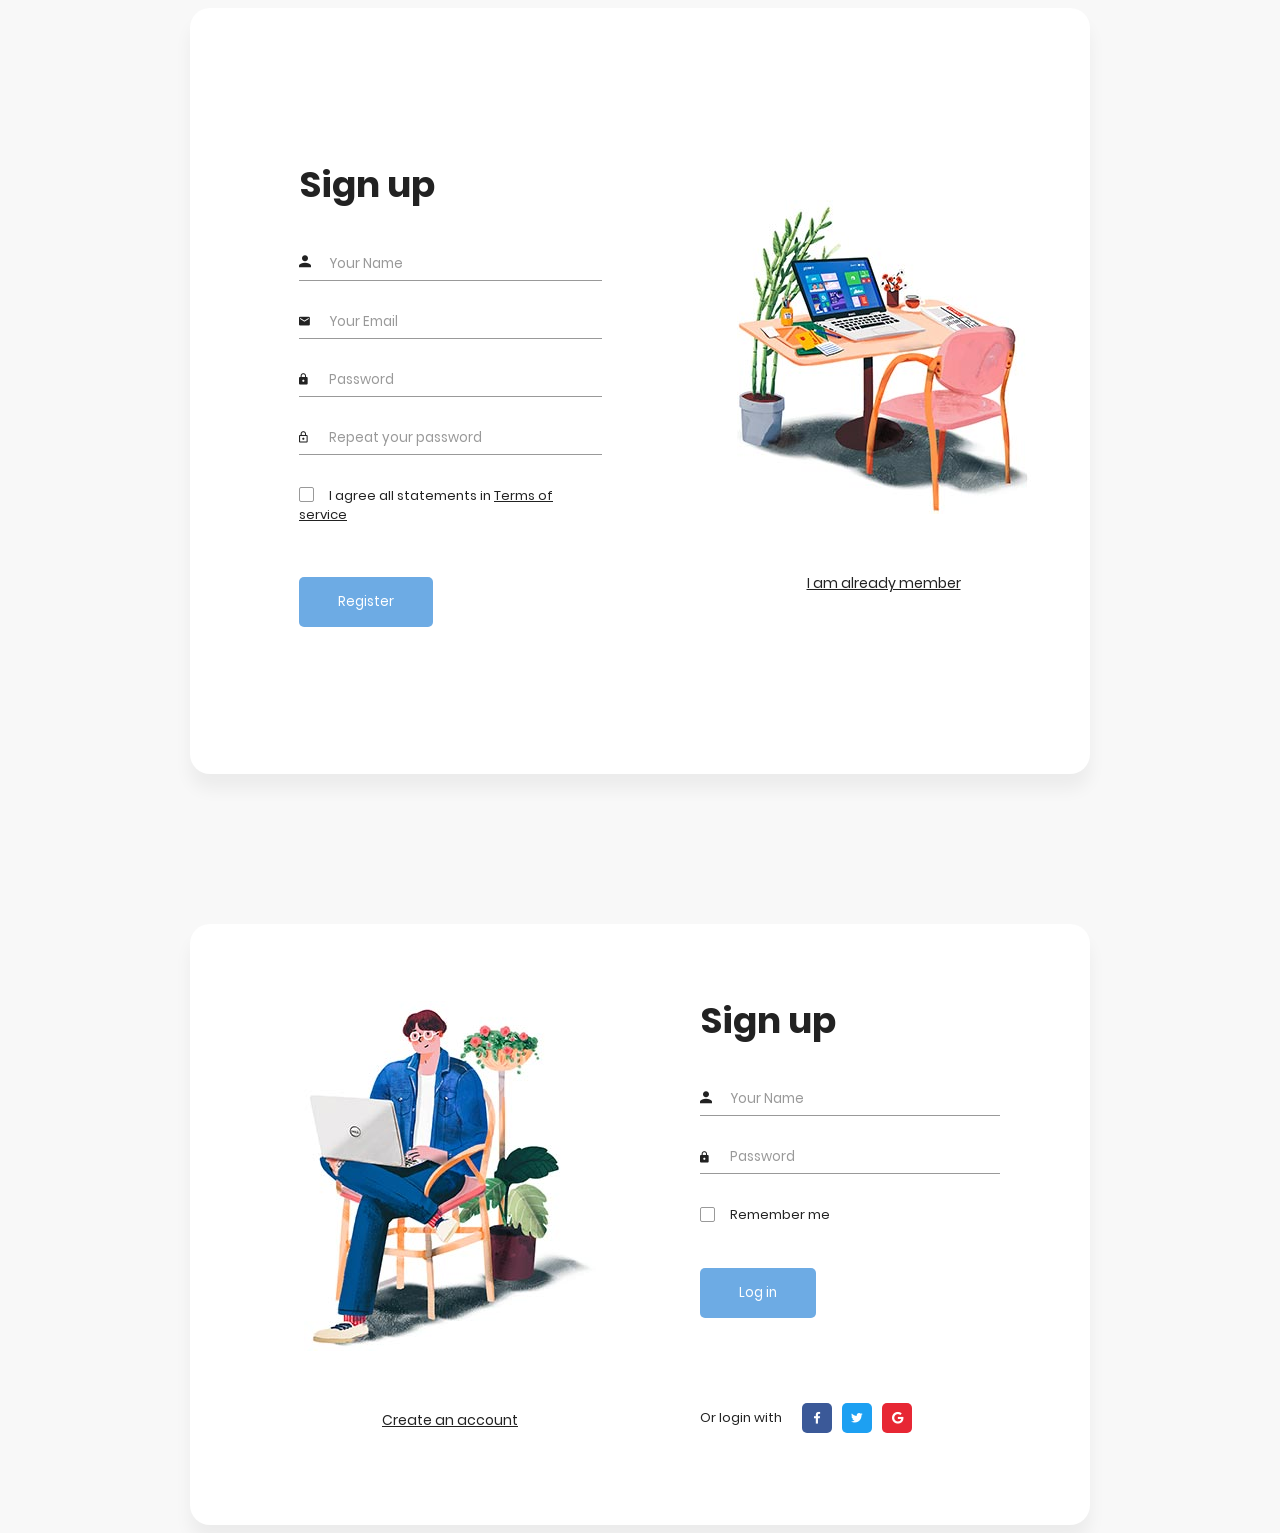
<file: LearningManagementSystem/LearningManagementSystem.MVC/wwwroot/Signup/index.html>
<!DOCTYPE html>
<html lang="en">
<head>
    <meta charset="UTF-8">
    <meta name="viewport" content="width=device-width, initial-scale=1.0">
    <meta http-equiv="X-UA-Compatible" content="ie=edge">
    <title>Sign Up Form by Colorlib</title>

    <!-- Font Icon -->
    <link rel="stylesheet" href="fonts/material-icon/css/material-design-iconic-font.min.css">

    <!-- Main css -->
    <link rel="stylesheet" href="css/style.css">
</head>
<body>

    <div class="main">

        <!-- Sign up form -->
        <section class="signup">
            <div class="container">
                <div class="signup-content">
                    <div class="signup-form">
                        <h2 class="form-title">Sign up</h2>
                        <form method="POST" class="register-form" id="register-form">
                            <div class="form-group">
                                <label for="name"><i class="zmdi zmdi-account material-icons-name"></i></label>
                                <input type="text" name="name" id="name" placeholder="Your Name"/>
                            </div>
                            <div class="form-group">
                                <label for="email"><i class="zmdi zmdi-email"></i></label>
                                <input type="email" name="email" id="email" placeholder="Your Email"/>
                            </div>
                            <div class="form-group">
                                <label for="pass"><i class="zmdi zmdi-lock"></i></label>
                                <input type="password" name="pass" id="pass" placeholder="Password"/>
                            </div>
                            <div class="form-group">
                                <label for="re-pass"><i class="zmdi zmdi-lock-outline"></i></label>
                                <input type="password" name="re_pass" id="re_pass" placeholder="Repeat your password"/>
                            </div>
                            <div class="form-group">
                                <input type="checkbox" name="agree-term" id="agree-term" class="agree-term" />
                                <label for="agree-term" class="label-agree-term"><span><span></span></span>I agree all statements in  <a href="#" class="term-service">Terms of service</a></label>
                            </div>
                            <div class="form-group form-button">
                                <input type="submit" name="signup" id="signup" class="form-submit" value="Register"/>
                            </div>
                        </form>
                    </div>
                    <div class="signup-image">
                        <figure><img src="images/signup-image.jpg" alt="sing up image"></figure>
                        <a href="#" class="signup-image-link">I am already member</a>
                    </div>
                </div>
            </div>
        </section>

        <!-- Sing in  Form -->
        <section class="sign-in">
            <div class="container">
                <div class="signin-content">
                    <div class="signin-image">
                        <figure><img src="images/signin-image.jpg" alt="sing up image"></figure>
                        <a href="#" class="signup-image-link">Create an account</a>
                    </div>

                    <div class="signin-form">
                        <h2 class="form-title">Sign up</h2>
                        <form method="POST" class="register-form" id="login-form">
                            <div class="form-group">
                                <label for="your_name"><i class="zmdi zmdi-account material-icons-name"></i></label>
                                <input type="text" name="your_name" id="your_name" placeholder="Your Name"/>
                            </div>
                            <div class="form-group">
                                <label for="your_pass"><i class="zmdi zmdi-lock"></i></label>
                                <input type="password" name="your_pass" id="your_pass" placeholder="Password"/>
                            </div>
                            <div class="form-group">
                                <input type="checkbox" name="remember-me" id="remember-me" class="agree-term" />
                                <label for="remember-me" class="label-agree-term"><span><span></span></span>Remember me</label>
                            </div>
                            <div class="form-group form-button">
                                <input type="submit" name="signin" id="signin" class="form-submit" value="Log in"/>
                            </div>
                        </form>
                        <div class="social-login">
                            <span class="social-label">Or login with</span>
                            <ul class="socials">
                                <li><a href="#"><i class="display-flex-center zmdi zmdi-facebook"></i></a></li>
                                <li><a href="#"><i class="display-flex-center zmdi zmdi-twitter"></i></a></li>
                                <li><a href="#"><i class="display-flex-center zmdi zmdi-google"></i></a></li>
                            </ul>
                        </div>
                    </div>
                </div>
            </div>
        </section>

    </div>

    <!-- JS -->
    <script src="vendor/jquery/jquery.min.js"></script>
    <script src="js/main.js"></script>
</body><!-- This templates was made by Colorlib (https://colorlib.com) -->
</html>
</file>
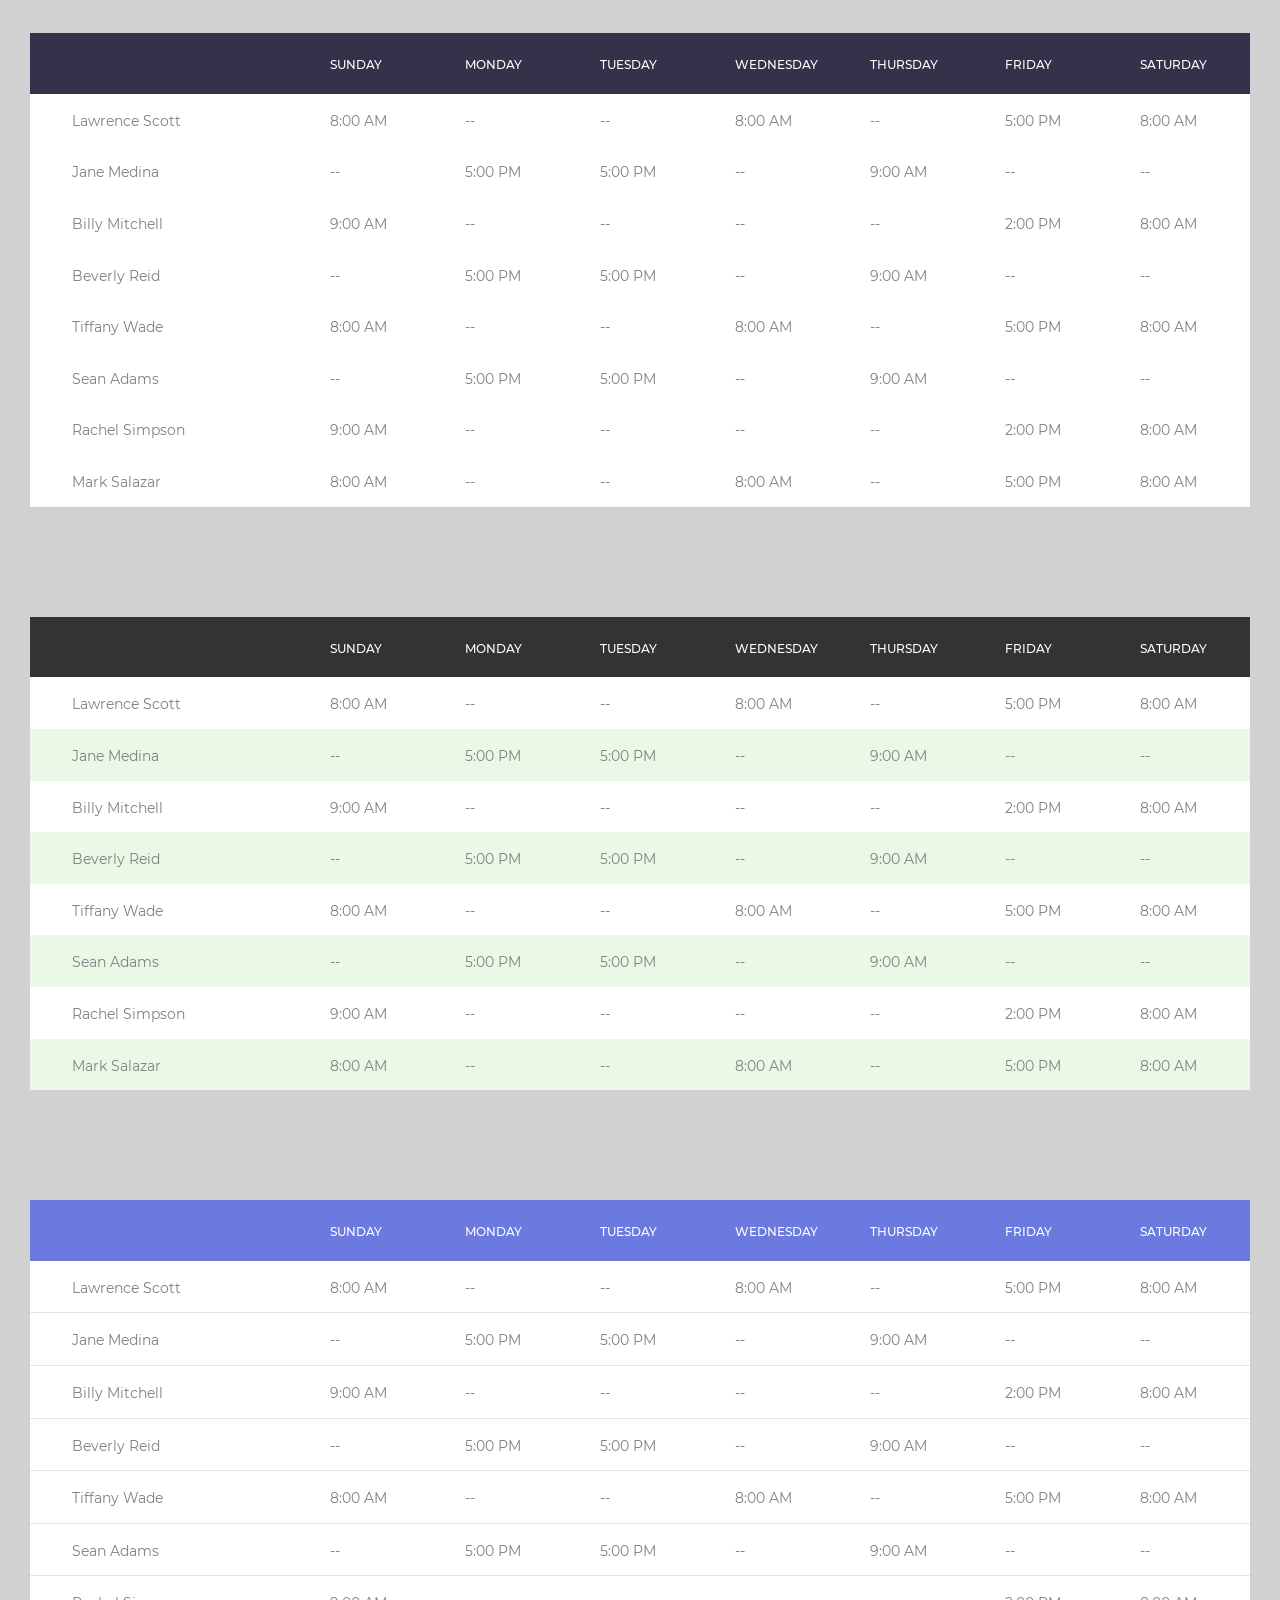
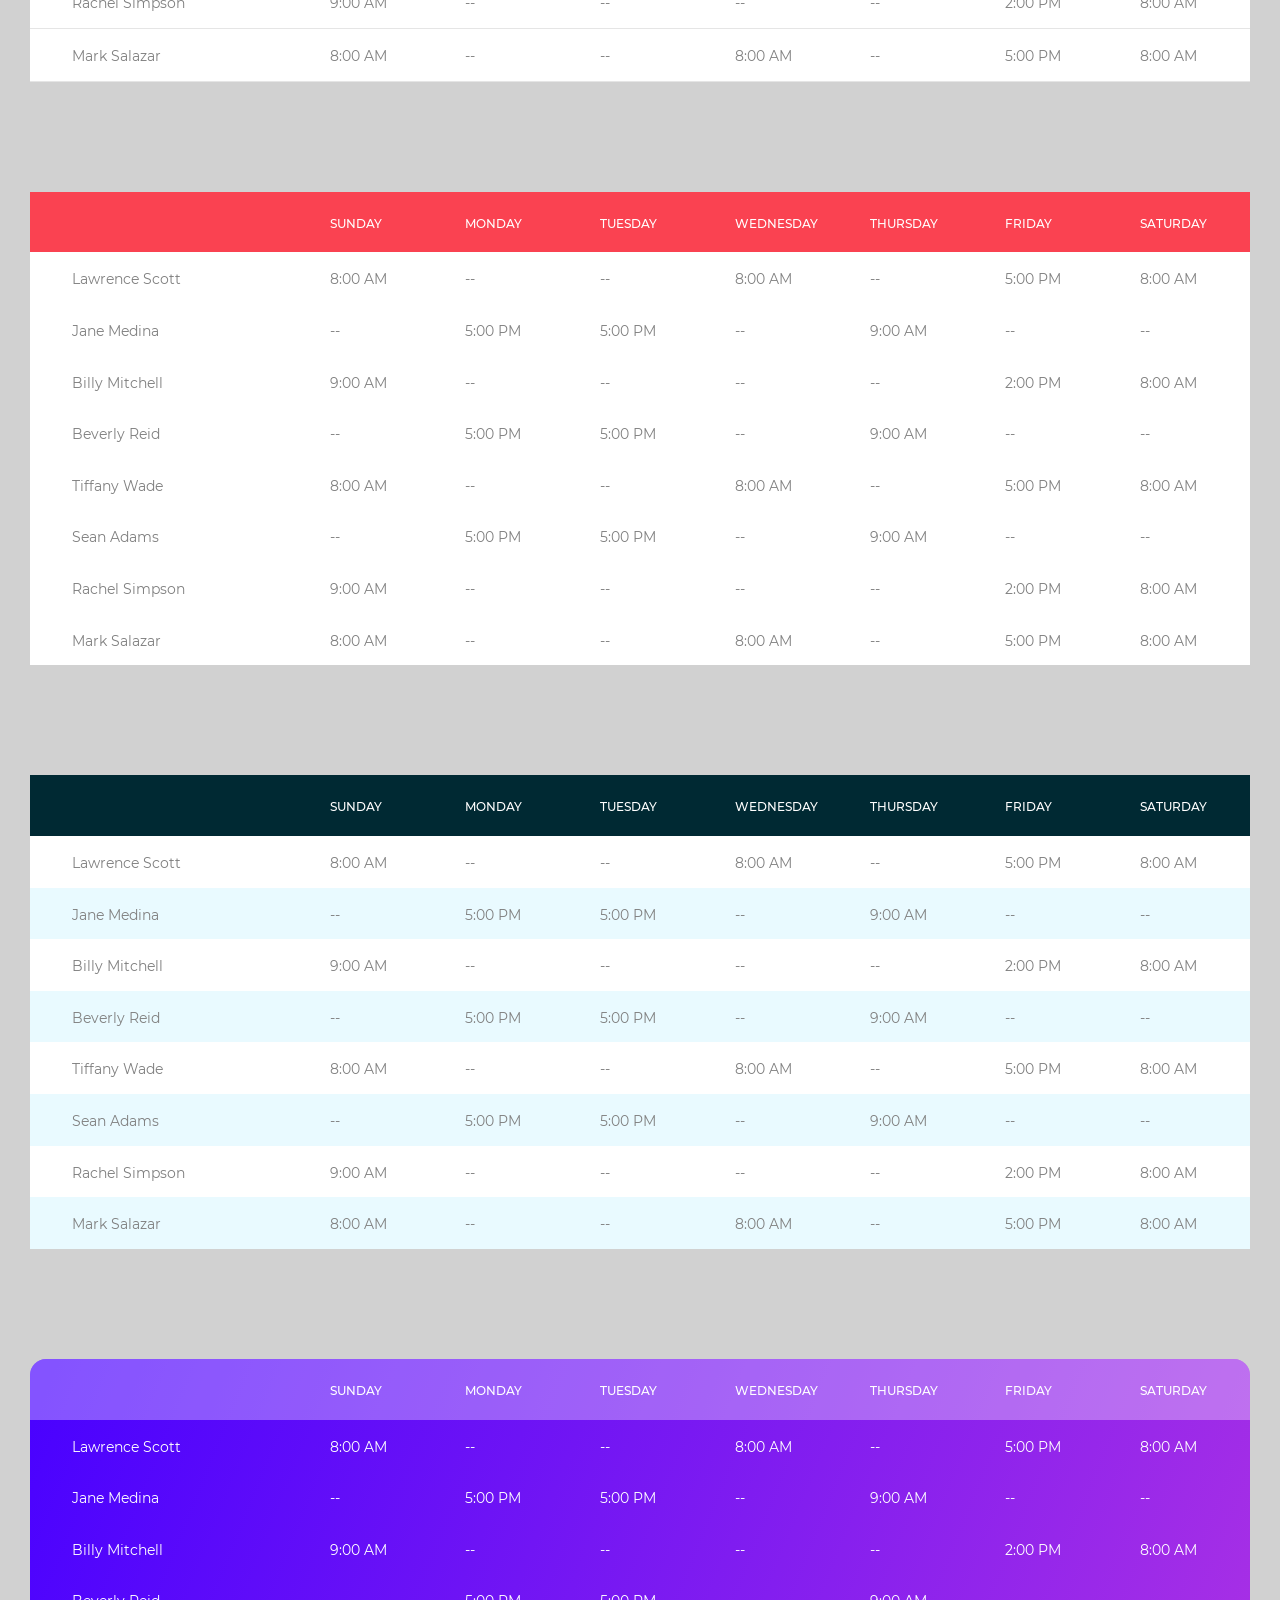
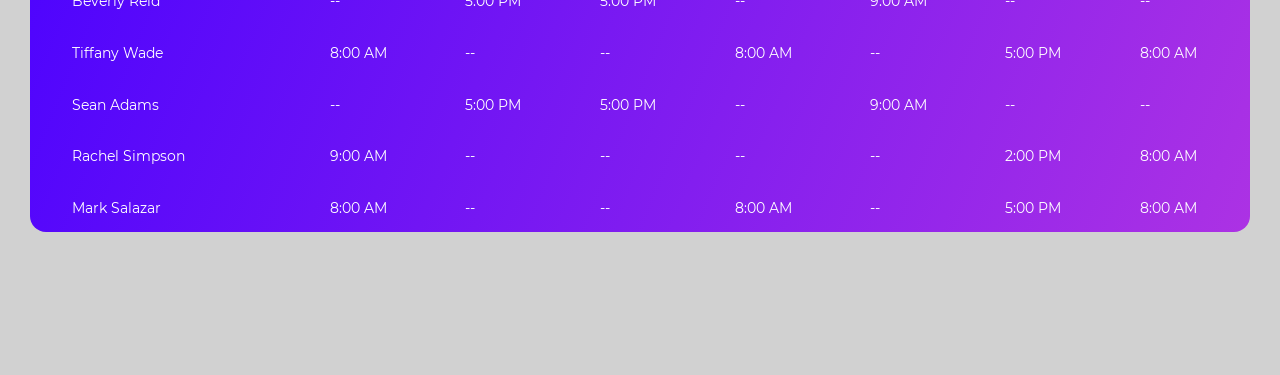
<file: LearningManagementSystem/LearningManagementSystem.MVC/wwwroot/Table_Highlight_Vertical_Horizontal/index.html>
<!DOCTYPE html>
<html lang="en">
<head>
	<title>Table V03</title>
	<meta charset="UTF-8">
	<meta name="viewport" content="width=device-width, initial-scale=1">
<!--===============================================================================================-->	
	<link rel="icon" type="image/png" href="images/icons/favicon.ico"/>
<!--===============================================================================================-->
	<link rel="stylesheet" type="text/css" href="vendor/bootstrap/css/bootstrap.min.css">
<!--===============================================================================================-->
	<link rel="stylesheet" type="text/css" href="fonts/font-awesome-4.7.0/css/font-awesome.min.css">
<!--===============================================================================================-->
	<link rel="stylesheet" type="text/css" href="vendor/animate/animate.css">
<!--===============================================================================================-->
	<link rel="stylesheet" type="text/css" href="vendor/select2/select2.min.css">
<!--===============================================================================================-->
	<link rel="stylesheet" type="text/css" href="vendor/perfect-scrollbar/perfect-scrollbar.css">
<!--===============================================================================================-->
	<link rel="stylesheet" type="text/css" href="css/util.css">
	<link rel="stylesheet" type="text/css" href="css/main.css">
<!--===============================================================================================-->
</head>
<body>
	
	<div class="limiter">
		<div class="container-table100">
			<div class="wrap-table100">
				<div class="table100 ver1 m-b-110">
					<table data-vertable="ver1">
						<thead>
							<tr class="row100 head">
								<th class="column100 column1" data-column="column1"></th>
								<th class="column100 column2" data-column="column2">Sunday</th>
								<th class="column100 column3" data-column="column3">Monday</th>
								<th class="column100 column4" data-column="column4">Tuesday</th>
								<th class="column100 column5" data-column="column5">Wednesday</th>
								<th class="column100 column6" data-column="column6">Thursday</th>
								<th class="column100 column7" data-column="column7">Friday</th>
								<th class="column100 column8" data-column="column8">Saturday</th>
							</tr>
						</thead>
						<tbody>
							<tr class="row100">
								<td class="column100 column1" data-column="column1">Lawrence Scott</td>
								<td class="column100 column2" data-column="column2">8:00 AM</td>
								<td class="column100 column3" data-column="column3">--</td>
								<td class="column100 column4" data-column="column4">--</td>
								<td class="column100 column5" data-column="column5">8:00 AM</td>
								<td class="column100 column6" data-column="column6">--</td>
								<td class="column100 column7" data-column="column7">5:00 PM</td>
								<td class="column100 column8" data-column="column8">8:00 AM</td>
							</tr>

							<tr class="row100">
								<td class="column100 column1" data-column="column1">Jane Medina</td>
								<td class="column100 column2" data-column="column2">--</td>
								<td class="column100 column3" data-column="column3">5:00 PM</td>
								<td class="column100 column4" data-column="column4">5:00 PM</td>
								<td class="column100 column5" data-column="column5">--</td>
								<td class="column100 column6" data-column="column6">9:00 AM</td>
								<td class="column100 column7" data-column="column7">--</td>
								<td class="column100 column8" data-column="column8">--</td>
							</tr>

							<tr class="row100">
								<td class="column100 column1" data-column="column1">Billy Mitchell</td>
								<td class="column100 column2" data-column="column2">9:00 AM</td>
								<td class="column100 column3" data-column="column3">--</td>
								<td class="column100 column4" data-column="column4">--</td>
								<td class="column100 column5" data-column="column5">--</td>
								<td class="column100 column6" data-column="column6">--</td>
								<td class="column100 column7" data-column="column7">2:00 PM</td>
								<td class="column100 column8" data-column="column8">8:00 AM</td>
							</tr>

							<tr class="row100">
								<td class="column100 column1" data-column="column1">Beverly Reid</td>
								<td class="column100 column2" data-column="column2">--</td>
								<td class="column100 column3" data-column="column3">5:00 PM</td>
								<td class="column100 column4" data-column="column4">5:00 PM</td>
								<td class="column100 column5" data-column="column5">--</td>
								<td class="column100 column6" data-column="column6">9:00 AM</td>
								<td class="column100 column7" data-column="column7">--</td>
								<td class="column100 column8" data-column="column8">--</td>
							</tr>

							<tr class="row100">
								<td class="column100 column1" data-column="column1">Tiffany Wade</td>
								<td class="column100 column2" data-column="column2">8:00 AM</td>
								<td class="column100 column3" data-column="column3">--</td>
								<td class="column100 column4" data-column="column4">--</td>
								<td class="column100 column5" data-column="column5">8:00 AM</td>
								<td class="column100 column6" data-column="column6">--</td>
								<td class="column100 column7" data-column="column7">5:00 PM</td>
								<td class="column100 column8" data-column="column8">8:00 AM</td>
							</tr>

							<tr class="row100">
								<td class="column100 column1" data-column="column1">Sean Adams</td>
								<td class="column100 column2" data-column="column2">--</td>
								<td class="column100 column3" data-column="column3">5:00 PM</td>
								<td class="column100 column4" data-column="column4">5:00 PM</td>
								<td class="column100 column5" data-column="column5">--</td>
								<td class="column100 column6" data-column="column6">9:00 AM</td>
								<td class="column100 column7" data-column="column7">--</td>
								<td class="column100 column8" data-column="column8">--</td>
							</tr>

							<tr class="row100">
								<td class="column100 column1" data-column="column1">Rachel Simpson</td>
								<td class="column100 column2" data-column="column2">9:00 AM</td>
								<td class="column100 column3" data-column="column3">--</td>
								<td class="column100 column4" data-column="column4">--</td>
								<td class="column100 column5" data-column="column5">--</td>
								<td class="column100 column6" data-column="column6">--</td>
								<td class="column100 column7" data-column="column7">2:00 PM</td>
								<td class="column100 column8" data-column="column8">8:00 AM</td>
							</tr>

							<tr class="row100">
								<td class="column100 column1" data-column="column1">Mark Salazar</td>
								<td class="column100 column2" data-column="column2">8:00 AM</td>
								<td class="column100 column3" data-column="column3">--</td>
								<td class="column100 column4" data-column="column4">--</td>
								<td class="column100 column5" data-column="column5">8:00 AM</td>
								<td class="column100 column6" data-column="column6">--</td>
								<td class="column100 column7" data-column="column7">5:00 PM</td>
								<td class="column100 column8" data-column="column8">8:00 AM</td>
							</tr>
						</tbody>
					</table>
				</div>

				<div class="table100 ver2 m-b-110">
					<table data-vertable="ver2">
						<thead>
							<tr class="row100 head">
								<th class="column100 column1" data-column="column1"></th>
								<th class="column100 column2" data-column="column2">Sunday</th>
								<th class="column100 column3" data-column="column3">Monday</th>
								<th class="column100 column4" data-column="column4">Tuesday</th>
								<th class="column100 column5" data-column="column5">Wednesday</th>
								<th class="column100 column6" data-column="column6">Thursday</th>
								<th class="column100 column7" data-column="column7">Friday</th>
								<th class="column100 column8" data-column="column8">Saturday</th>
							</tr>
						</thead>
						<tbody>
							<tr class="row100">
								<td class="column100 column1" data-column="column1">Lawrence Scott</td>
								<td class="column100 column2" data-column="column2">8:00 AM</td>
								<td class="column100 column3" data-column="column3">--</td>
								<td class="column100 column4" data-column="column4">--</td>
								<td class="column100 column5" data-column="column5">8:00 AM</td>
								<td class="column100 column6" data-column="column6">--</td>
								<td class="column100 column7" data-column="column7">5:00 PM</td>
								<td class="column100 column8" data-column="column8">8:00 AM</td>
							</tr>

							<tr class="row100">
								<td class="column100 column1" data-column="column1">Jane Medina</td>
								<td class="column100 column2" data-column="column2">--</td>
								<td class="column100 column3" data-column="column3">5:00 PM</td>
								<td class="column100 column4" data-column="column4">5:00 PM</td>
								<td class="column100 column5" data-column="column5">--</td>
								<td class="column100 column6" data-column="column6">9:00 AM</td>
								<td class="column100 column7" data-column="column7">--</td>
								<td class="column100 column8" data-column="column8">--</td>
							</tr>

							<tr class="row100">
								<td class="column100 column1" data-column="column1">Billy Mitchell</td>
								<td class="column100 column2" data-column="column2">9:00 AM</td>
								<td class="column100 column3" data-column="column3">--</td>
								<td class="column100 column4" data-column="column4">--</td>
								<td class="column100 column5" data-column="column5">--</td>
								<td class="column100 column6" data-column="column6">--</td>
								<td class="column100 column7" data-column="column7">2:00 PM</td>
								<td class="column100 column8" data-column="column8">8:00 AM</td>
							</tr>

							<tr class="row100">
								<td class="column100 column1" data-column="column1">Beverly Reid</td>
								<td class="column100 column2" data-column="column2">--</td>
								<td class="column100 column3" data-column="column3">5:00 PM</td>
								<td class="column100 column4" data-column="column4">5:00 PM</td>
								<td class="column100 column5" data-column="column5">--</td>
								<td class="column100 column6" data-column="column6">9:00 AM</td>
								<td class="column100 column7" data-column="column7">--</td>
								<td class="column100 column8" data-column="column8">--</td>
							</tr>

							<tr class="row100">
								<td class="column100 column1" data-column="column1">Tiffany Wade</td>
								<td class="column100 column2" data-column="column2">8:00 AM</td>
								<td class="column100 column3" data-column="column3">--</td>
								<td class="column100 column4" data-column="column4">--</td>
								<td class="column100 column5" data-column="column5">8:00 AM</td>
								<td class="column100 column6" data-column="column6">--</td>
								<td class="column100 column7" data-column="column7">5:00 PM</td>
								<td class="column100 column8" data-column="column8">8:00 AM</td>
							</tr>

							<tr class="row100">
								<td class="column100 column1" data-column="column1">Sean Adams</td>
								<td class="column100 column2" data-column="column2">--</td>
								<td class="column100 column3" data-column="column3">5:00 PM</td>
								<td class="column100 column4" data-column="column4">5:00 PM</td>
								<td class="column100 column5" data-column="column5">--</td>
								<td class="column100 column6" data-column="column6">9:00 AM</td>
								<td class="column100 column7" data-column="column7">--</td>
								<td class="column100 column8" data-column="column8">--</td>
							</tr>

							<tr class="row100">
								<td class="column100 column1" data-column="column1">Rachel Simpson</td>
								<td class="column100 column2" data-column="column2">9:00 AM</td>
								<td class="column100 column3" data-column="column3">--</td>
								<td class="column100 column4" data-column="column4">--</td>
								<td class="column100 column5" data-column="column5">--</td>
								<td class="column100 column6" data-column="column6">--</td>
								<td class="column100 column7" data-column="column7">2:00 PM</td>
								<td class="column100 column8" data-column="column8">8:00 AM</td>
							</tr>

							<tr class="row100">
								<td class="column100 column1" data-column="column1">Mark Salazar</td>
								<td class="column100 column2" data-column="column2">8:00 AM</td>
								<td class="column100 column3" data-column="column3">--</td>
								<td class="column100 column4" data-column="column4">--</td>
								<td class="column100 column5" data-column="column5">8:00 AM</td>
								<td class="column100 column6" data-column="column6">--</td>
								<td class="column100 column7" data-column="column7">5:00 PM</td>
								<td class="column100 column8" data-column="column8">8:00 AM</td>
							</tr>
						</tbody>
					</table>
				</div>

				<div class="table100 ver3 m-b-110">
					<table data-vertable="ver3">
						<thead>
							<tr class="row100 head">
								<th class="column100 column1" data-column="column1"></th>
								<th class="column100 column2" data-column="column2">Sunday</th>
								<th class="column100 column3" data-column="column3">Monday</th>
								<th class="column100 column4" data-column="column4">Tuesday</th>
								<th class="column100 column5" data-column="column5">Wednesday</th>
								<th class="column100 column6" data-column="column6">Thursday</th>
								<th class="column100 column7" data-column="column7">Friday</th>
								<th class="column100 column8" data-column="column8">Saturday</th>
							</tr>
						</thead>
						<tbody>
							<tr class="row100">
								<td class="column100 column1" data-column="column1">Lawrence Scott</td>
								<td class="column100 column2" data-column="column2">8:00 AM</td>
								<td class="column100 column3" data-column="column3">--</td>
								<td class="column100 column4" data-column="column4">--</td>
								<td class="column100 column5" data-column="column5">8:00 AM</td>
								<td class="column100 column6" data-column="column6">--</td>
								<td class="column100 column7" data-column="column7">5:00 PM</td>
								<td class="column100 column8" data-column="column8">8:00 AM</td>
							</tr>

							<tr class="row100">
								<td class="column100 column1" data-column="column1">Jane Medina</td>
								<td class="column100 column2" data-column="column2">--</td>
								<td class="column100 column3" data-column="column3">5:00 PM</td>
								<td class="column100 column4" data-column="column4">5:00 PM</td>
								<td class="column100 column5" data-column="column5">--</td>
								<td class="column100 column6" data-column="column6">9:00 AM</td>
								<td class="column100 column7" data-column="column7">--</td>
								<td class="column100 column8" data-column="column8">--</td>
							</tr>

							<tr class="row100">
								<td class="column100 column1" data-column="column1">Billy Mitchell</td>
								<td class="column100 column2" data-column="column2">9:00 AM</td>
								<td class="column100 column3" data-column="column3">--</td>
								<td class="column100 column4" data-column="column4">--</td>
								<td class="column100 column5" data-column="column5">--</td>
								<td class="column100 column6" data-column="column6">--</td>
								<td class="column100 column7" data-column="column7">2:00 PM</td>
								<td class="column100 column8" data-column="column8">8:00 AM</td>
							</tr>

							<tr class="row100">
								<td class="column100 column1" data-column="column1">Beverly Reid</td>
								<td class="column100 column2" data-column="column2">--</td>
								<td class="column100 column3" data-column="column3">5:00 PM</td>
								<td class="column100 column4" data-column="column4">5:00 PM</td>
								<td class="column100 column5" data-column="column5">--</td>
								<td class="column100 column6" data-column="column6">9:00 AM</td>
								<td class="column100 column7" data-column="column7">--</td>
								<td class="column100 column8" data-column="column8">--</td>
							</tr>

							<tr class="row100">
								<td class="column100 column1" data-column="column1">Tiffany Wade</td>
								<td class="column100 column2" data-column="column2">8:00 AM</td>
								<td class="column100 column3" data-column="column3">--</td>
								<td class="column100 column4" data-column="column4">--</td>
								<td class="column100 column5" data-column="column5">8:00 AM</td>
								<td class="column100 column6" data-column="column6">--</td>
								<td class="column100 column7" data-column="column7">5:00 PM</td>
								<td class="column100 column8" data-column="column8">8:00 AM</td>
							</tr>

							<tr class="row100">
								<td class="column100 column1" data-column="column1">Sean Adams</td>
								<td class="column100 column2" data-column="column2">--</td>
								<td class="column100 column3" data-column="column3">5:00 PM</td>
								<td class="column100 column4" data-column="column4">5:00 PM</td>
								<td class="column100 column5" data-column="column5">--</td>
								<td class="column100 column6" data-column="column6">9:00 AM</td>
								<td class="column100 column7" data-column="column7">--</td>
								<td class="column100 column8" data-column="column8">--</td>
							</tr>

							<tr class="row100">
								<td class="column100 column1" data-column="column1">Rachel Simpson</td>
								<td class="column100 column2" data-column="column2">9:00 AM</td>
								<td class="column100 column3" data-column="column3">--</td>
								<td class="column100 column4" data-column="column4">--</td>
								<td class="column100 column5" data-column="column5">--</td>
								<td class="column100 column6" data-column="column6">--</td>
								<td class="column100 column7" data-column="column7">2:00 PM</td>
								<td class="column100 column8" data-column="column8">8:00 AM</td>
							</tr>

							<tr class="row100">
								<td class="column100 column1" data-column="column1">Mark Salazar</td>
								<td class="column100 column2" data-column="column2">8:00 AM</td>
								<td class="column100 column3" data-column="column3">--</td>
								<td class="column100 column4" data-column="column4">--</td>
								<td class="column100 column5" data-column="column5">8:00 AM</td>
								<td class="column100 column6" data-column="column6">--</td>
								<td class="column100 column7" data-column="column7">5:00 PM</td>
								<td class="column100 column8" data-column="column8">8:00 AM</td>
							</tr>
						</tbody>
					</table>
				</div>

				<div class="table100 ver4 m-b-110">
					<table data-vertable="ver4">
						<thead>
							<tr class="row100 head">
								<th class="column100 column1" data-column="column1"></th>
								<th class="column100 column2" data-column="column2">Sunday</th>
								<th class="column100 column3" data-column="column3">Monday</th>
								<th class="column100 column4" data-column="column4">Tuesday</th>
								<th class="column100 column5" data-column="column5">Wednesday</th>
								<th class="column100 column6" data-column="column6">Thursday</th>
								<th class="column100 column7" data-column="column7">Friday</th>
								<th class="column100 column8" data-column="column8">Saturday</th>
							</tr>
						</thead>
						<tbody>
							<tr class="row100">
								<td class="column100 column1" data-column="column1">Lawrence Scott</td>
								<td class="column100 column2" data-column="column2">8:00 AM</td>
								<td class="column100 column3" data-column="column3">--</td>
								<td class="column100 column4" data-column="column4">--</td>
								<td class="column100 column5" data-column="column5">8:00 AM</td>
								<td class="column100 column6" data-column="column6">--</td>
								<td class="column100 column7" data-column="column7">5:00 PM</td>
								<td class="column100 column8" data-column="column8">8:00 AM</td>
							</tr>

							<tr class="row100">
								<td class="column100 column1" data-column="column1">Jane Medina</td>
								<td class="column100 column2" data-column="column2">--</td>
								<td class="column100 column3" data-column="column3">5:00 PM</td>
								<td class="column100 column4" data-column="column4">5:00 PM</td>
								<td class="column100 column5" data-column="column5">--</td>
								<td class="column100 column6" data-column="column6">9:00 AM</td>
								<td class="column100 column7" data-column="column7">--</td>
								<td class="column100 column8" data-column="column8">--</td>
							</tr>

							<tr class="row100">
								<td class="column100 column1" data-column="column1">Billy Mitchell</td>
								<td class="column100 column2" data-column="column2">9:00 AM</td>
								<td class="column100 column3" data-column="column3">--</td>
								<td class="column100 column4" data-column="column4">--</td>
								<td class="column100 column5" data-column="column5">--</td>
								<td class="column100 column6" data-column="column6">--</td>
								<td class="column100 column7" data-column="column7">2:00 PM</td>
								<td class="column100 column8" data-column="column8">8:00 AM</td>
							</tr>

							<tr class="row100">
								<td class="column100 column1" data-column="column1">Beverly Reid</td>
								<td class="column100 column2" data-column="column2">--</td>
								<td class="column100 column3" data-column="column3">5:00 PM</td>
								<td class="column100 column4" data-column="column4">5:00 PM</td>
								<td class="column100 column5" data-column="column5">--</td>
								<td class="column100 column6" data-column="column6">9:00 AM</td>
								<td class="column100 column7" data-column="column7">--</td>
								<td class="column100 column8" data-column="column8">--</td>
							</tr>

							<tr class="row100">
								<td class="column100 column1" data-column="column1">Tiffany Wade</td>
								<td class="column100 column2" data-column="column2">8:00 AM</td>
								<td class="column100 column3" data-column="column3">--</td>
								<td class="column100 column4" data-column="column4">--</td>
								<td class="column100 column5" data-column="column5">8:00 AM</td>
								<td class="column100 column6" data-column="column6">--</td>
								<td class="column100 column7" data-column="column7">5:00 PM</td>
								<td class="column100 column8" data-column="column8">8:00 AM</td>
							</tr>

							<tr class="row100">
								<td class="column100 column1" data-column="column1">Sean Adams</td>
								<td class="column100 column2" data-column="column2">--</td>
								<td class="column100 column3" data-column="column3">5:00 PM</td>
								<td class="column100 column4" data-column="column4">5:00 PM</td>
								<td class="column100 column5" data-column="column5">--</td>
								<td class="column100 column6" data-column="column6">9:00 AM</td>
								<td class="column100 column7" data-column="column7">--</td>
								<td class="column100 column8" data-column="column8">--</td>
							</tr>

							<tr class="row100">
								<td class="column100 column1" data-column="column1">Rachel Simpson</td>
								<td class="column100 column2" data-column="column2">9:00 AM</td>
								<td class="column100 column3" data-column="column3">--</td>
								<td class="column100 column4" data-column="column4">--</td>
								<td class="column100 column5" data-column="column5">--</td>
								<td class="column100 column6" data-column="column6">--</td>
								<td class="column100 column7" data-column="column7">2:00 PM</td>
								<td class="column100 column8" data-column="column8">8:00 AM</td>
							</tr>

							<tr class="row100">
								<td class="column100 column1" data-column="column1">Mark Salazar</td>
								<td class="column100 column2" data-column="column2">8:00 AM</td>
								<td class="column100 column3" data-column="column3">--</td>
								<td class="column100 column4" data-column="column4">--</td>
								<td class="column100 column5" data-column="column5">8:00 AM</td>
								<td class="column100 column6" data-column="column6">--</td>
								<td class="column100 column7" data-column="column7">5:00 PM</td>
								<td class="column100 column8" data-column="column8">8:00 AM</td>
							</tr>
						</tbody>
					</table>
				</div>

				<div class="table100 ver5 m-b-110">
					<table data-vertable="ver5">
						<thead>
							<tr class="row100 head">
								<th class="column100 column1" data-column="column1"></th>
								<th class="column100 column2" data-column="column2">Sunday</th>
								<th class="column100 column3" data-column="column3">Monday</th>
								<th class="column100 column4" data-column="column4">Tuesday</th>
								<th class="column100 column5" data-column="column5">Wednesday</th>
								<th class="column100 column6" data-column="column6">Thursday</th>
								<th class="column100 column7" data-column="column7">Friday</th>
								<th class="column100 column8" data-column="column8">Saturday</th>
							</tr>
						</thead>
						<tbody>
							<tr class="row100">
								<td class="column100 column1" data-column="column1">Lawrence Scott</td>
								<td class="column100 column2" data-column="column2">8:00 AM</td>
								<td class="column100 column3" data-column="column3">--</td>
								<td class="column100 column4" data-column="column4">--</td>
								<td class="column100 column5" data-column="column5">8:00 AM</td>
								<td class="column100 column6" data-column="column6">--</td>
								<td class="column100 column7" data-column="column7">5:00 PM</td>
								<td class="column100 column8" data-column="column8">8:00 AM</td>
							</tr>

							<tr class="row100">
								<td class="column100 column1" data-column="column1">Jane Medina</td>
								<td class="column100 column2" data-column="column2">--</td>
								<td class="column100 column3" data-column="column3">5:00 PM</td>
								<td class="column100 column4" data-column="column4">5:00 PM</td>
								<td class="column100 column5" data-column="column5">--</td>
								<td class="column100 column6" data-column="column6">9:00 AM</td>
								<td class="column100 column7" data-column="column7">--</td>
								<td class="column100 column8" data-column="column8">--</td>
							</tr>

							<tr class="row100">
								<td class="column100 column1" data-column="column1">Billy Mitchell</td>
								<td class="column100 column2" data-column="column2">9:00 AM</td>
								<td class="column100 column3" data-column="column3">--</td>
								<td class="column100 column4" data-column="column4">--</td>
								<td class="column100 column5" data-column="column5">--</td>
								<td class="column100 column6" data-column="column6">--</td>
								<td class="column100 column7" data-column="column7">2:00 PM</td>
								<td class="column100 column8" data-column="column8">8:00 AM</td>
							</tr>

							<tr class="row100">
								<td class="column100 column1" data-column="column1">Beverly Reid</td>
								<td class="column100 column2" data-column="column2">--</td>
								<td class="column100 column3" data-column="column3">5:00 PM</td>
								<td class="column100 column4" data-column="column4">5:00 PM</td>
								<td class="column100 column5" data-column="column5">--</td>
								<td class="column100 column6" data-column="column6">9:00 AM</td>
								<td class="column100 column7" data-column="column7">--</td>
								<td class="column100 column8" data-column="column8">--</td>
							</tr>

							<tr class="row100">
								<td class="column100 column1" data-column="column1">Tiffany Wade</td>
								<td class="column100 column2" data-column="column2">8:00 AM</td>
								<td class="column100 column3" data-column="column3">--</td>
								<td class="column100 column4" data-column="column4">--</td>
								<td class="column100 column5" data-column="column5">8:00 AM</td>
								<td class="column100 column6" data-column="column6">--</td>
								<td class="column100 column7" data-column="column7">5:00 PM</td>
								<td class="column100 column8" data-column="column8">8:00 AM</td>
							</tr>

							<tr class="row100">
								<td class="column100 column1" data-column="column1">Sean Adams</td>
								<td class="column100 column2" data-column="column2">--</td>
								<td class="column100 column3" data-column="column3">5:00 PM</td>
								<td class="column100 column4" data-column="column4">5:00 PM</td>
								<td class="column100 column5" data-column="column5">--</td>
								<td class="column100 column6" data-column="column6">9:00 AM</td>
								<td class="column100 column7" data-column="column7">--</td>
								<td class="column100 column8" data-column="column8">--</td>
							</tr>

							<tr class="row100">
								<td class="column100 column1" data-column="column1">Rachel Simpson</td>
								<td class="column100 column2" data-column="column2">9:00 AM</td>
								<td class="column100 column3" data-column="column3">--</td>
								<td class="column100 column4" data-column="column4">--</td>
								<td class="column100 column5" data-column="column5">--</td>
								<td class="column100 column6" data-column="column6">--</td>
								<td class="column100 column7" data-column="column7">2:00 PM</td>
								<td class="column100 column8" data-column="column8">8:00 AM</td>
							</tr>

							<tr class="row100">
								<td class="column100 column1" data-column="column1">Mark Salazar</td>
								<td class="column100 column2" data-column="column2">8:00 AM</td>
								<td class="column100 column3" data-column="column3">--</td>
								<td class="column100 column4" data-column="column4">--</td>
								<td class="column100 column5" data-column="column5">8:00 AM</td>
								<td class="column100 column6" data-column="column6">--</td>
								<td class="column100 column7" data-column="column7">5:00 PM</td>
								<td class="column100 column8" data-column="column8">8:00 AM</td>
							</tr>
						</tbody>
					</table>
				</div>

				<div class="table100 ver6 m-b-110">
					<table data-vertable="ver6">
						<thead>
							<tr class="row100 head">
								<th class="column100 column1" data-column="column1"></th>
								<th class="column100 column2" data-column="column2">Sunday</th>
								<th class="column100 column3" data-column="column3">Monday</th>
								<th class="column100 column4" data-column="column4">Tuesday</th>
								<th class="column100 column5" data-column="column5">Wednesday</th>
								<th class="column100 column6" data-column="column6">Thursday</th>
								<th class="column100 column7" data-column="column7">Friday</th>
								<th class="column100 column8" data-column="column8">Saturday</th>
							</tr>
						</thead>
						<tbody>
							<tr class="row100">
								<td class="column100 column1" data-column="column1">Lawrence Scott</td>
								<td class="column100 column2" data-column="column2">8:00 AM</td>
								<td class="column100 column3" data-column="column3">--</td>
								<td class="column100 column4" data-column="column4">--</td>
								<td class="column100 column5" data-column="column5">8:00 AM</td>
								<td class="column100 column6" data-column="column6">--</td>
								<td class="column100 column7" data-column="column7">5:00 PM</td>
								<td class="column100 column8" data-column="column8">8:00 AM</td>
							</tr>

							<tr class="row100">
								<td class="column100 column1" data-column="column1">Jane Medina</td>
								<td class="column100 column2" data-column="column2">--</td>
								<td class="column100 column3" data-column="column3">5:00 PM</td>
								<td class="column100 column4" data-column="column4">5:00 PM</td>
								<td class="column100 column5" data-column="column5">--</td>
								<td class="column100 column6" data-column="column6">9:00 AM</td>
								<td class="column100 column7" data-column="column7">--</td>
								<td class="column100 column8" data-column="column8">--</td>
							</tr>

							<tr class="row100">
								<td class="column100 column1" data-column="column1">Billy Mitchell</td>
								<td class="column100 column2" data-column="column2">9:00 AM</td>
								<td class="column100 column3" data-column="column3">--</td>
								<td class="column100 column4" data-column="column4">--</td>
								<td class="column100 column5" data-column="column5">--</td>
								<td class="column100 column6" data-column="column6">--</td>
								<td class="column100 column7" data-column="column7">2:00 PM</td>
								<td class="column100 column8" data-column="column8">8:00 AM</td>
							</tr>

							<tr class="row100">
								<td class="column100 column1" data-column="column1">Beverly Reid</td>
								<td class="column100 column2" data-column="column2">--</td>
								<td class="column100 column3" data-column="column3">5:00 PM</td>
								<td class="column100 column4" data-column="column4">5:00 PM</td>
								<td class="column100 column5" data-column="column5">--</td>
								<td class="column100 column6" data-column="column6">9:00 AM</td>
								<td class="column100 column7" data-column="column7">--</td>
								<td class="column100 column8" data-column="column8">--</td>
							</tr>

							<tr class="row100">
								<td class="column100 column1" data-column="column1">Tiffany Wade</td>
								<td class="column100 column2" data-column="column2">8:00 AM</td>
								<td class="column100 column3" data-column="column3">--</td>
								<td class="column100 column4" data-column="column4">--</td>
								<td class="column100 column5" data-column="column5">8:00 AM</td>
								<td class="column100 column6" data-column="column6">--</td>
								<td class="column100 column7" data-column="column7">5:00 PM</td>
								<td class="column100 column8" data-column="column8">8:00 AM</td>
							</tr>

							<tr class="row100">
								<td class="column100 column1" data-column="column1">Sean Adams</td>
								<td class="column100 column2" data-column="column2">--</td>
								<td class="column100 column3" data-column="column3">5:00 PM</td>
								<td class="column100 column4" data-column="column4">5:00 PM</td>
								<td class="column100 column5" data-column="column5">--</td>
								<td class="column100 column6" data-column="column6">9:00 AM</td>
								<td class="column100 column7" data-column="column7">--</td>
								<td class="column100 column8" data-column="column8">--</td>
							</tr>

							<tr class="row100">
								<td class="column100 column1" data-column="column1">Rachel Simpson</td>
								<td class="column100 column2" data-column="column2">9:00 AM</td>
								<td class="column100 column3" data-column="column3">--</td>
								<td class="column100 column4" data-column="column4">--</td>
								<td class="column100 column5" data-column="column5">--</td>
								<td class="column100 column6" data-column="column6">--</td>
								<td class="column100 column7" data-column="column7">2:00 PM</td>
								<td class="column100 column8" data-column="column8">8:00 AM</td>
							</tr>

							<tr class="row100">
								<td class="column100 column1" data-column="column1">Mark Salazar</td>
								<td class="column100 column2" data-column="column2">8:00 AM</td>
								<td class="column100 column3" data-column="column3">--</td>
								<td class="column100 column4" data-column="column4">--</td>
								<td class="column100 column5" data-column="column5">8:00 AM</td>
								<td class="column100 column6" data-column="column6">--</td>
								<td class="column100 column7" data-column="column7">5:00 PM</td>
								<td class="column100 column8" data-column="column8">8:00 AM</td>
							</tr>
						</tbody>
					</table>
				</div>
			</div>
		</div>
	</div>


	

<!--===============================================================================================-->	
	<script src="vendor/jquery/jquery-3.2.1.min.js"></script>
<!--===============================================================================================-->
	<script src="vendor/bootstrap/js/popper.js"></script>
	<script src="vendor/bootstrap/js/bootstrap.min.js"></script>
<!--===============================================================================================-->
	<script src="vendor/select2/select2.min.js"></script>
<!--===============================================================================================-->
	<script src="js/main.js"></script>

</body>
</html>
</file>
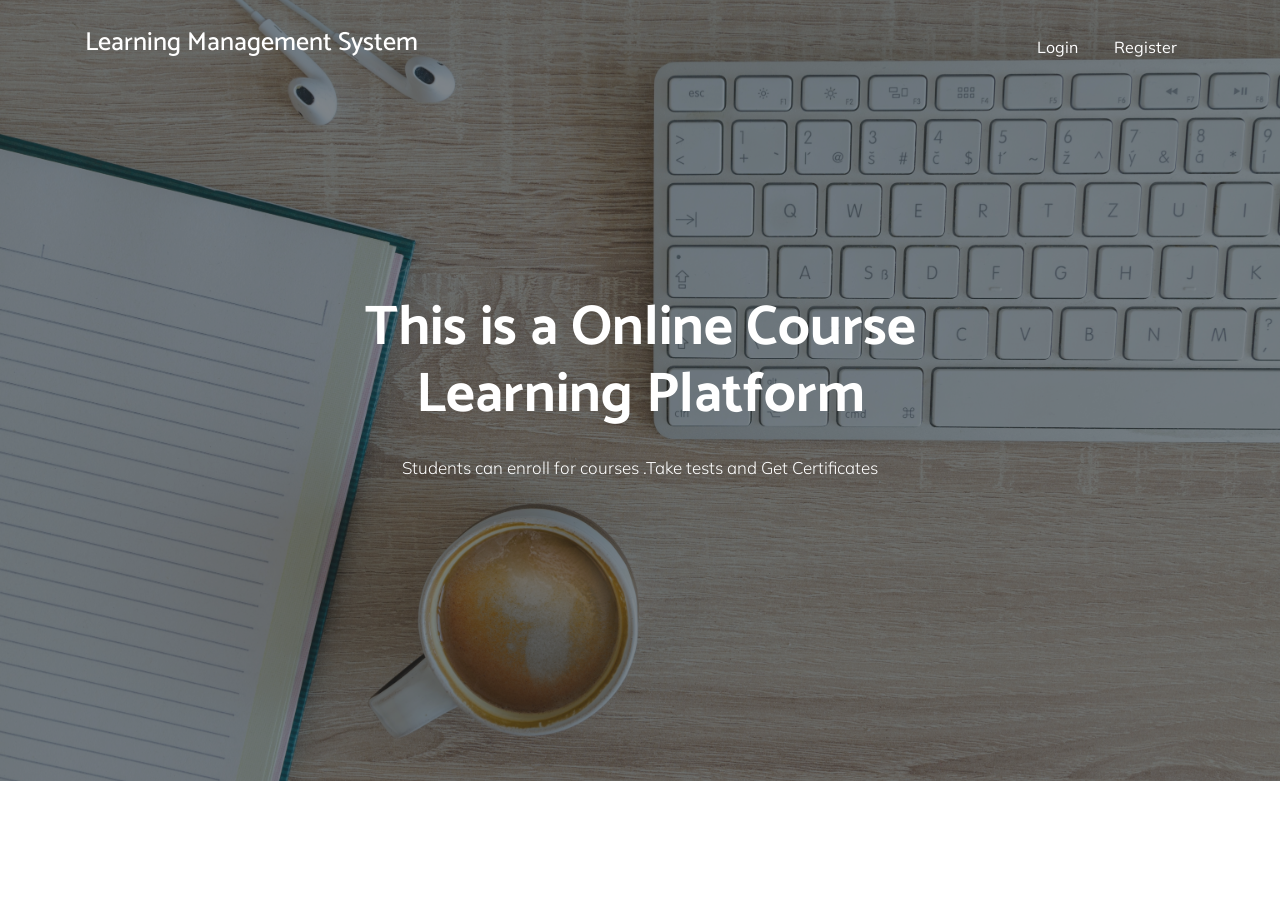
<file: LearningManagementSystem/LearningManagementSystem.MVC/wwwroot/Signup/popups.html>
﻿<!doctype html>
<html lang="en">

<head>
    <!-- Required meta tags -->
    <meta charset="utf-8">
    <meta name="viewport" content="width=device-width, initial-scale=1, shrink-to-fit=no">

    <meta name="description" content="Coral - Onepage portfolio Template">
    <meta name="author" content="esrat">

    <!-- Fontawseom Icon CSS -->
    <link rel="stylesheet" href="assets/css/all.css">

    <!-- Theme CSS -->
    <link rel="stylesheet" href="assets/css/bootstrap.min.css">
    <link rel="stylesheet" href="assets/css/style.css">
    <link rel="stylesheet" href="assets/css/responsive.css">
    

    <title>Coral-Onepage Portfolio Template</title>
</head>

<body id="page-top">

    <!-- NAVBAR
    ================================================= -->
    <nav class="navbar navbar-expand-lg navbar-dark navbar-togglable  fixed-top " id="mainNav">
        <div class="container">

            <!-- Brand -->
            <a class="navbar-brand js-scroll-trigger" href="#page-top">
                <h2>Learning Management System</h2>
            </a>

            <!-- Toggler -->
            <button class="navbar-toggler" type="button" data-toggle="collapse" data-target="#navbarCollapse" aria-controls="navbarCollapse" aria-expanded="false" aria-label="Toggle navigation">
                <span class="navbar-toggler-icon-bar">
                    <i class="fa fa-bars"></i>
                </span>
            </button>

            <!-- Collapse -->
            <div class="collapse navbar-collapse" id="navbarCollapse">
                <!-- Links -->
                <ul class="navbar-nav ml-auto">
                    <!--<li class="nav-item">
                        <a class="nav-link js-scroll-trigger" href="#page-top">
                            Home
                        </a>
                    </li>-->
                    <li class="nav-item">
                        <a href=" SignIn.html " class=" nav-link js-scroll-trigger">
                            Login
                        </a>
                    </li>
                    <li class="nav-item">
                        <a class="nav-link js-scroll-trigger" href="Signup.html">
                            Register
                        </a>
                    </li>

                </ul>
            </div>
            <!-- / .navbar-collapse -->
        </div>
        <!-- / .container -->
    </nav>

    <!-- HERO
    ================================================== -->
    <section class="section section-top section-full">

        <!-- Cover -->
        <div class="bg-cover" style="        background-image: url(assets/img/lukas-blazek-GnvurwJsKaY-unsplash.jpg);"></div>

        <!-- Overlay -->
        <div class="bg-overlay"></div>
        <!-- Content -->
        <div class="container">
            <div class="row justify-content-center align-items-center">
                <div class="col-md-10 col-lg-7 ">
                    <div class="banner-content">
                        <!-- Preheading -->
                        <!--<p class="text-white text-uppercase text-center text-xs">
                            Meet <span>John Doe</span>
                        </p>-->
                        <!-- Heading -->
                        <h1 class="text-white text-center mb-4 display-4 font-weight-bold">
                            This is a Online Course Learning Platform
                        </h1>

                        <!-- Subheading -->
                        <p class="lead text-white text-center mb-5">
                            Students can enroll for courses .Take tests and Get Certificates
                        </p>

                        <!-- Button -->
                        <!--<p class="text-center mb-0">
                            <a href="#" target="_blank" class="btn btn-primary ">
                                Contact Now
                            </a>
                        </p>-->
                    </div>
                </div>
            </div>
            <!-- / .row -->
        </div>
        <!-- / .container -->
    </section>
</body>
</html>
</file>
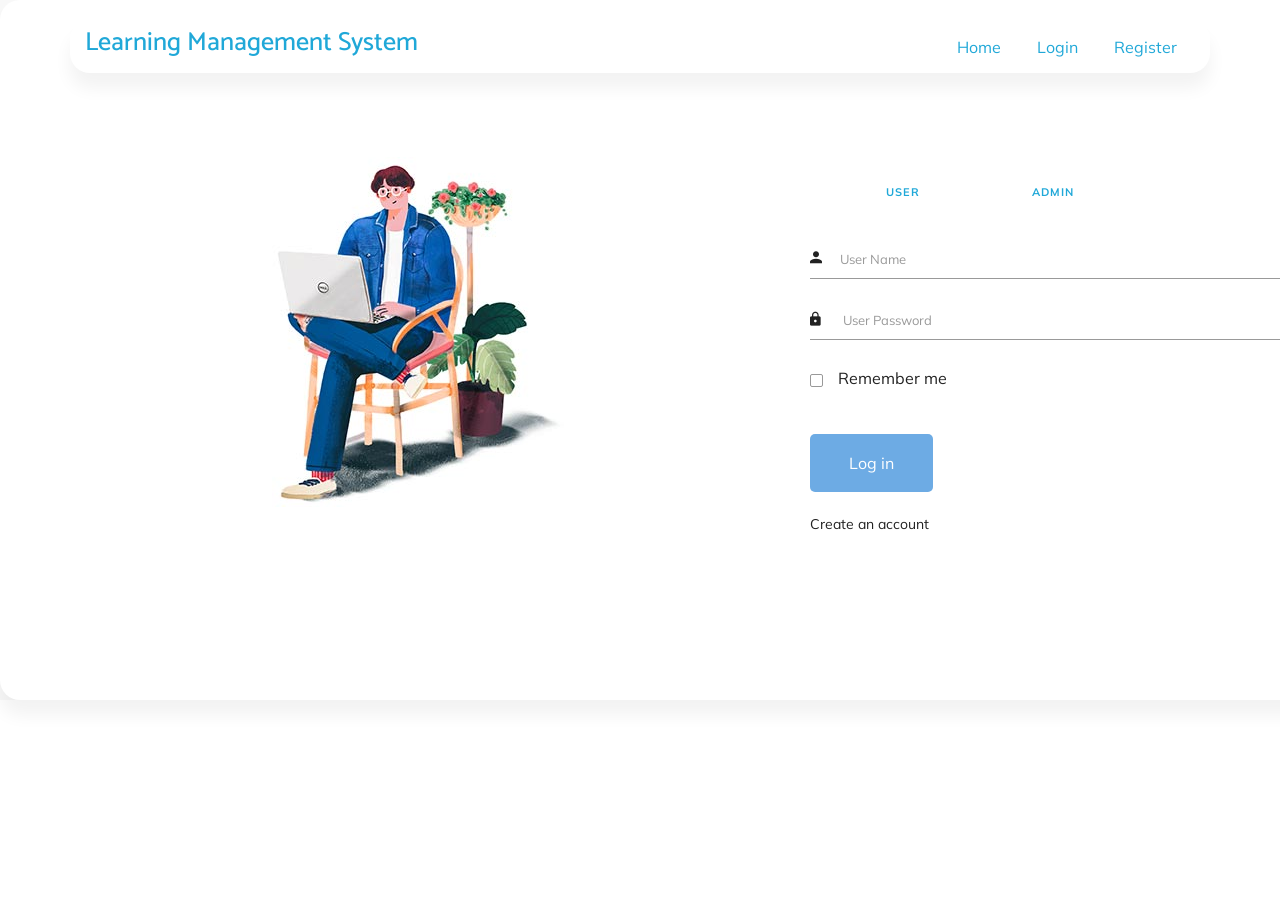
<file: LearningManagementSystem/LearningManagementSystem.MVC/wwwroot/Signup/SignIn.html>
﻿<!DOCTYPE html>
<html lang="en">
<head>
    <meta charset="UTF-8">
    <meta name="viewport" content="width=device-width, initial-scale=1.0">
    <meta http-equiv="X-UA-Compatible" content="ie=edge">
    <title>Sign Up Form by Colorlib</title>

    <!-- Font Icon -->
    <link rel="stylesheet" href="fonts/material-icon/css/material-design-iconic-font.min.css">

    <!-- Main css -->
    <link rel="stylesheet" href="css/style.css">
    <link href="css/style2.css" rel="stylesheet">
    <!-- Fontawseom Icon CSS -->
    <link rel="stylesheet" href="assets/css/all.css">

    <!-- Theme CSS -->
    <link rel="stylesheet" href="assets/css/bootstrap.min.css">
    <link rel="stylesheet" href="assets/css/style.css">
    <link rel="stylesheet" href="assets/css/responsive.css">

    <script src="js/main.js"></script>
    <script src="vendor/jquery/jquery.min.js"></script>
    <script>
        $(function () {

            $('#user-form-link').click(function (e) {
                $("#user-form").delay(100).fadeIn(100);
                $("#admin-form").fadeOut(100);
                $('#admin-form-link')/*removeClass('btn btn-block btn-ghost-primary');*/
                $(this).addClass('btn btn-block btn-ghost-primary');
                e.preventDefault();
            });
            $('#admin-form-link').click(function (e) {
                $("#admin-form").delay(100).fadeIn(100);
                $("#user-form").fadeOut(100);
                $('#user-form-link')/*.removeClass('btn btn-block btn-ghost-primary');*/
                $(this).addClass('btn btn-block btn-ghost-primary');
                e.preventDefault();
            });

        })(jQuery);

    </script>
    <style>

        #c1 {
            max-width: 1600px;
            width: 1500px;
            height: 700px;
            margin-top: 0px
        }

        #c2 {
            padding: 0px;
            border-radius: 0px;
        }
    </style>


</head>
<body>
    <!-- NAVBAR
    ================================================= -->
    <nav class="navbar navbar-expand-lg navbar-dark navbar-togglable  fixed-top " id="mainNav" >
        <div class="container">

            <!-- Brand -->
            <a class="navbar-brand js-scroll-trigger" href="#page-top">
                <h2 style=" color: #20a8d8">Learning Management System</h2>
            </a>

            <!-- Toggler -->
            <button class="navbar-toggler" type="button" data-toggle="collapse" data-target="#navbarCollapse" aria-controls="navbarCollapse" aria-expanded="false" aria-label="Toggle navigation">
                <span class="navbar-toggler-icon-bar">
                    <i class="fa fa-bars"></i>
                </span>
            </button>

            <!-- Collapse -->
            <div class="collapse navbar-collapse" id="navbarCollapse">
                <!-- Links -->
                <ul class="navbar-nav ml-auto">
                    <!--<li class="nav-item">
        <a class="nav-link js-scroll-trigger" href="#page-top">
            Home
        </a>
    </li>-->
                    <li class="nav-item">
                        <a style="color:#20a8d8" href=" popups.html " class=" nav-link js-scroll-trigger">
                            Home
                        </a>
                    </li>
                    <li class="nav-item">
                        <a style="color:#20a8d8" href=" SignIn.html " class=" nav-link js-scroll-trigger">
                            Login
                        </a>
                    </li>
                    <li class="nav-item">
                        <a style="color:#20a8d8" class="nav-link js-scroll-trigger" href="Signup.html">
                            Register
                        </a>
                    </li>

                </ul>
            </div>
            <!-- / .navbar-collapse -->
        </div>
        <!-- / .container -->
    </nav>

    <div class="main" id="c2">

        <!-- Sign up form -->
        <!-- Sing in  Form -->
        <section class="sign-in">
            <div class="container" id="c1">
                <div class="signin-content" style="padding-top:147px">
                    <div class="signin-image">
                        <figure><img src="images/signin-image.jpg" alt="sing up image"></figure>

                    </div>

                    <div class="signin-form">
                        <div class="card-body">
                            <div class="btn-group" role="group" aria-label="Basic example">
                                <!--<button class="btn btn-secondary" type="button">User</button>&nbsp;
                                <div class="col-6 col-sm-4 col-md-2 col-xl mb-3 mb-xl-0">
                                    <button class="btn btn-block btn-primary" type="button">Primary</button>
                                </div>
                                <button class="btn btn-secondary" type="button">Admin</button><br />-->
                                <div class="col-6 col-sm-4 col-md-2 col-xl mb-3 mb-xl-0">
                                    <button id="user-form-link" class="btn btn-block btn-ghost-primary" type="button">User</button>
                                </div>
                                <div class="col-6 col-sm-4 col-md-2 col-xl mb-3 mb-xl-0">
                                    <button id="admin-form-link" class="btn btn-block btn-ghost-primary" type="button">Admin</button>
                                </div>

                            </div>
                        </div>
                        <!--<div class="d-flex">
                            <div class="w-100">
                                <a href="#" class="mb-4" id="user-form-link">User</a>
                            </div>
                            <div class="w-100">
                                <a href="#" class="mb-6" id="admin-form-link">Admin</a>
                            </div>
                        </div>-->
                        <!--<div>
                            <a href="#" class="form-title">User</a>
                        </div>
                        <div>
                            <a  href="#"class="form-title">Admin </a>
                        </div>-->
                        <div>

                            <form action="#" method="POST" class="user-form" id="user-form" style="display:block" role="form">
                                <div class="form-group">
                                    <label for="your_name"><i class="zmdi zmdi-account material-icons-name"></i></label>
                                    <input type="text" name="your_name" id="your_name" placeholder="User Name" />
                                </div>
                                <div class="form-group">
                                    <label for="your_pass"><i class="zmdi zmdi-lock"></i></label>
                                    <input type="password" name="your_pass" id="your_pass" placeholder=" User Password" />
                                </div>
                                <div class="form-group">
                                    <input type="checkbox" name="remember-me" id="remember-me" class="agree-term" />
                                    <label for="remember-me" class="label-agree-term"><span><span></span></span>Remember me</label>
                                </div>
                                <div class="form-group form-button">
                                    <input type="submit" name="signin" id="signin" class="form-submit" value="Log in" />
                                </div>


                                <div>
                                    <a href="Signup.html" style="text-align:left" class="signup-image-link">Create an account</a>
                                </div>

                            </form>


                            <form action="#" method="POST" class="register-form" id="admin-form" style="display:none" role="form">
                                <div class="form-group">
                                    <label for="your_name"><i class="zmdi zmdi-account material-icons-name"></i></label>
                                    <input type="text" name="your_name" id="your_name" placeholder="Admin Username" />
                                </div>
                                <div class="form-group">
                                    <label for="your_pass"><i class="zmdi zmdi-lock"></i></label>
                                    <input type="password" name="your_pass" id="your_pass" placeholder="Admin Password" />
                                </div>
                                <div class="form-group">
                                    <input type="checkbox" name="remember-me" id="remember-me" class="agree-term" />
                                    <label for="remember-me" class="label-agree-term"><span><span></span></span>Remember me</label>
                                </div>
                                <div class="form-group form-button">
                                    <input type="submit" name="signin" id="signin" class="form-submit" value="Log in" />
                                </div>
                            </form>
                        </div>
                        <!--<div class="social-login">
                            <span class="social-label">Or login with</span>
                            <ul class="socials">
                                <li><a href="#"><i class="display-flex-center zmdi zmdi-facebook"></i></a></li>
                                <li><a href="#"><i class="display-flex-center zmdi zmdi-twitter"></i></a></li>
                                <li><a href="#"><i class="display-flex-center zmdi zmdi-google"></i></a></li>
                            </ul>
                        </div>-->
                    </div>
                </div>
            </div>
        </section>

    </div>

    <!-- JS -->
    <script src="vendor/jquery/jquery.min.js"></script>

</body><!-- This templates was made by Colorlib (https://colorlib.com) -->
</html>
</file>
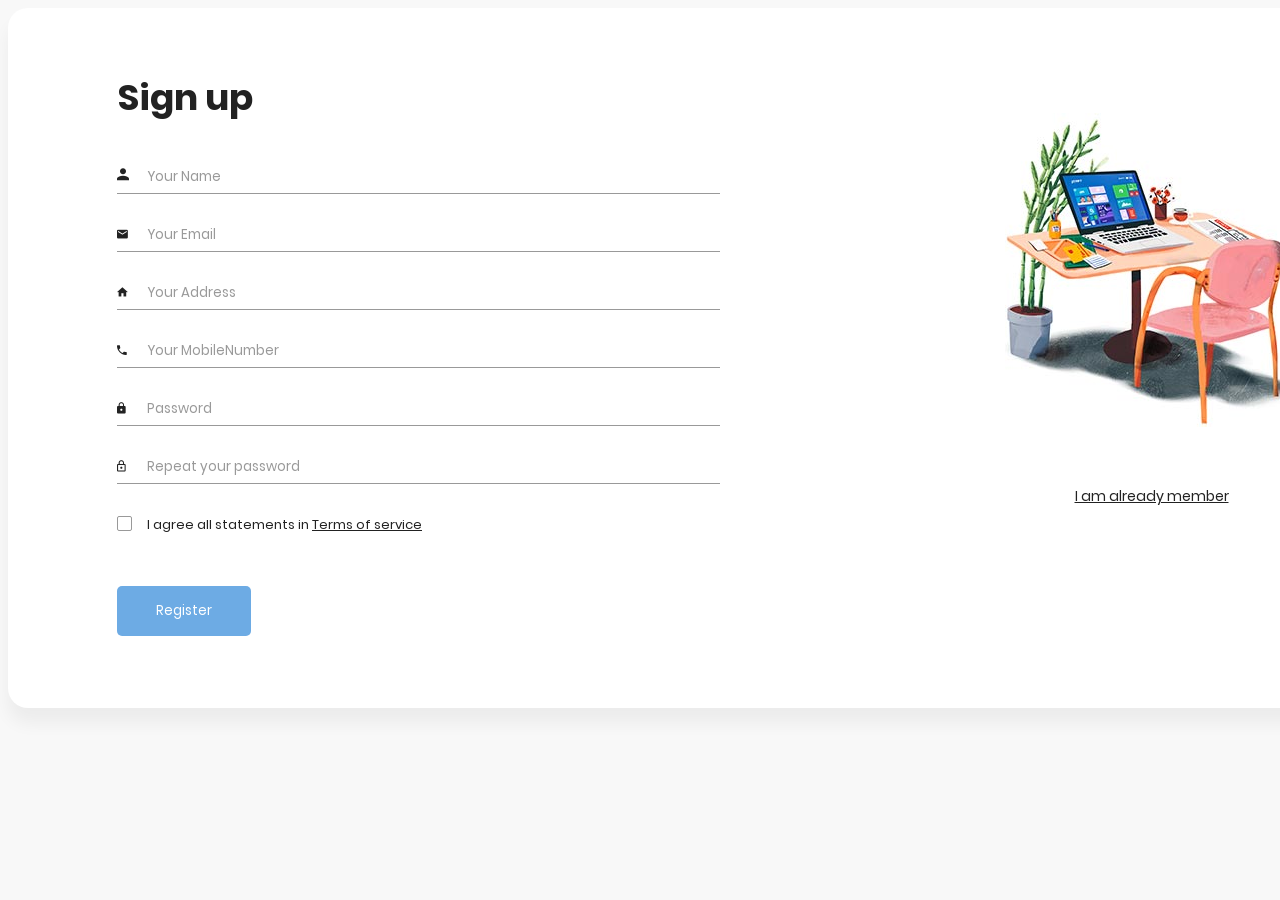
<file: LearningManagementSystem/LearningManagementSystem.MVC/wwwroot/Signup/Signup.html>
﻿<!DOCTYPE html>
<html lang="en">
<head>
    <meta charset="UTF-8">
    <meta name="viewport" content="width=device-width, initial-scale=1.0">
    <meta http-equiv="X-UA-Compatible" content="ie=edge">
    <title>Sign Up Form by Colorlib</title>

    <!-- Font Icon -->
    <link rel="stylesheet" href="fonts/material-icon/css/material-design-iconic-font.min.css">

    <!-- Main css -->
    <link rel="stylesheet" href="css/style.css">
    <script src="vendor/jquery/jquery.min.js"></script>
    <script src="js/main.js"></script>
    <script>
        function openForm() {
            document.getElementById("").style.display = "block";
        }

        function closeForm() {
            document.getElementById("register-form").style.display = "none";
        }
    </script>
   
    <style>
        #c1 {
            max-width: 1600px;
            width: 1500px;
            height: 700px;
            margin-top: 0px
        }

        #c2 {
            padding: 0px;
            width:100%;
            height:100%;
        }
    </style>
    
</head>
<body>

    
    <div class="main" id="c2">
        <section class="signup">
            <div class="container" id="c1" >
                <div class="signup-content" style="padding-top:60px">
                    <div class="signup-form">
                        <h2 class="form-title">Sign up</h2>
                        <form method="POST" class="form-popup" id="register-form">
                            <div class="form-group">
                                <label for="name"><i class="zmdi zmdi-account material-icons-name"></i></label>
                                <input type="text" name="name" id="name" placeholder="Your Name" />
                            </div>
                            <div class="form-group">
                                <label for="email"><i class="zmdi zmdi-email"></i></label>
                                <input type="email" name="email" id="email" placeholder="Your Email" />
                            </div>
                            <div class="form-group">
                                <label for="address"><i class="zmdi zmdi-home"></i></label>
                                <input type="text" name="address" id="address" placeholder="Your Address" />
                            </div>
                            <div class="form-group">
                                <label for="mobile"><i class="zmdi zmdi-phone"></i></label>
                                <input type="number" name="mpile" id="email" placeholder="Your MobileNumber" />
                            </div>
                            <div class="form-group">
                                <label for="pass"><i class="zmdi zmdi-lock"></i></label>
                                <input type="password" name="pass" id="pass" placeholder="Password" />
                            </div>
                            <div class="form-group">
                                <label for="re-pass"><i class="zmdi zmdi-lock-outline"></i></label>
                                <input type="password" name="re_pass" id="re_pass" placeholder="Repeat your password" />
                            </div>
                            <div class="form-group">
                                <input type="checkbox" name="agree-term" id="agree-term" class="agree-term" />
                                <label for="agree-term" class="label-agree-term"><span><span></span></span>I agree all statements in  <a href="#" class="term-service">Terms of service</a></label>
                            </div>
                            <div class="form-group form-button">
                                <input type="submit" name="signup" id="signup" class="form-submit" value="Register" />
                            </div>
                        </form>
                    </div>
                    <div class="signup-image">
                        <figure><img src="images/signup-image.jpg" alt="sing up image"></figure>
                        <a href="SignIn.html" class="signup-image-link">I am already member</a>
                    </div>
                </div>
            </div>
        </section>
    </div>

    <!-- JS -->
   
</body><!-- This templates was made by Colorlib (https://colorlib.com) -->
</html>
</file>
<file: LearningManagementSystem/LearningManagementSystem.MVC/wwwroot/Signup/css/style.css>
/* @extend display-flex; */
display-flex, .display-flex, .display-flex-center, .signup-content, .signin-content, .social-login, .socials {
  display: flex;
  display: -webkit-flex; }

/* @extend list-type-ulli; */
list-type-ulli, .socials {
  list-style-type: none;
  margin: 0;
  padding: 0; }

/* poppins-300 - latin */
@font-face {
  font-family: 'Poppins';
  font-style: normal;
  font-weight: 300;
  src: url("../fonts/poppins/poppins-v5-latin-300.eot");
  /* IE9 Compat Modes */
  src: local("Poppins Light"), local("Poppins-Light"), url("../fonts/poppins/poppins-v5-latin-300.eot?#iefix") format("embedded-opentype"), url("../fonts/poppins/poppins-v5-latin-300.woff2") format("woff2"), url("../fonts/poppins/poppins-v5-latin-300.woff") format("woff"), url("../fonts/poppins/poppins-v5-latin-300.ttf") format("truetype"), url("../fonts/poppins/poppins-v5-latin-300.svg#Poppins") format("svg");
  /* Legacy iOS */ }
/* poppins-300italic - latin */
@font-face {
  font-family: 'Poppins';
  font-style: italic;
  font-weight: 300;
  src: url("../fonts/poppins/poppins-v5-latin-300italic.eot");
  /* IE9 Compat Modes */
  src: local("Poppins Light Italic"), local("Poppins-LightItalic"), url("../fonts/poppins/poppins-v5-latin-300italic.eot?#iefix") format("embedded-opentype"), url("../fonts/poppins/poppins-v5-latin-300italic.woff2") format("woff2"), url("../fonts/poppins/poppins-v5-latin-300italic.woff") format("woff"), url("../fonts/poppins/poppins-v5-latin-300italic.ttf") format("truetype"), url("../fonts/poppins/poppins-v5-latin-300italic.svg#Poppins") format("svg");
  /* Legacy iOS */ }
/* poppins-regular - latin */
@font-face {
  font-family: 'Poppins';
  font-style: normal;
  font-weight: 400;
  src: url("../fonts/poppins/poppins-v5-latin-regular.eot");
  /* IE9 Compat Modes */
  src: local("Poppins Regular"), local("Poppins-Regular"), url("../fonts/poppins/poppins-v5-latin-regular.eot?#iefix") format("embedded-opentype"), url("../fonts/poppins/poppins-v5-latin-regular.woff2") format("woff2"), url("../fonts/poppins/poppins-v5-latin-regular.woff") format("woff"), url("../fonts/poppins/poppins-v5-latin-regular.ttf") format("truetype"), url("../fonts/poppins/poppins-v5-latin-regular.svg#Poppins") format("svg");
  /* Legacy iOS */ }
/* poppins-italic - latin */
@font-face {
  font-family: 'Poppins';
  font-style: italic;
  font-weight: 400;
  src: url("../fonts/poppins/poppins-v5-latin-italic.eot");
  /* IE9 Compat Modes */
  src: local("Poppins Italic"), local("Poppins-Italic"), url("../fonts/poppins/poppins-v5-latin-italic.eot?#iefix") format("embedded-opentype"), url("../fonts/poppins/poppins-v5-latin-italic.woff2") format("woff2"), url("../fonts/poppins/poppins-v5-latin-italic.woff") format("woff"), url("../fonts/poppins/poppins-v5-latin-italic.ttf") format("truetype"), url("../fonts/poppins/poppins-v5-latin-italic.svg#Poppins") format("svg");
  /* Legacy iOS */ }
/* poppins-500 - latin */
@font-face {
  font-family: 'Poppins';
  font-style: normal;
  font-weight: 500;
  src: url("../fonts/poppins/poppins-v5-latin-500.eot");
  /* IE9 Compat Modes */
  src: local("Poppins Medium"), local("Poppins-Medium"), url("../fonts/poppins/poppins-v5-latin-500.eot?#iefix") format("embedded-opentype"), url("../fonts/poppins/poppins-v5-latin-500.woff2") format("woff2"), url("../fonts/poppins/poppins-v5-latin-500.woff") format("woff"), url("../fonts/poppins/poppins-v5-latin-500.ttf") format("truetype"), url("../fonts/poppins/poppins-v5-latin-500.svg#Poppins") format("svg");
  /* Legacy iOS */ }
/* poppins-500italic - latin */
@font-face {
  font-family: 'Poppins';
  font-style: italic;
  font-weight: 500;
  src: url("../fonts/poppins/poppins-v5-latin-500italic.eot");
  /* IE9 Compat Modes */
  src: local("Poppins Medium Italic"), local("Poppins-MediumItalic"), url("../fonts/poppins/poppins-v5-latin-500italic.eot?#iefix") format("embedded-opentype"), url("../fonts/poppins/poppins-v5-latin-500italic.woff2") format("woff2"), url("../fonts/poppins/poppins-v5-latin-500italic.woff") format("woff"), url("../fonts/poppins/poppins-v5-latin-500italic.ttf") format("truetype"), url("../fonts/poppins/poppins-v5-latin-500italic.svg#Poppins") format("svg");
  /* Legacy iOS */ }
/* poppins-600 - latin */
@font-face {
  font-family: 'Poppins';
  font-style: normal;
  font-weight: 600;
  src: url("../fonts/poppins/poppins-v5-latin-600.eot");
  /* IE9 Compat Modes */
  src: local("Poppins SemiBold"), local("Poppins-SemiBold"), url("../fonts/poppins/poppins-v5-latin-600.eot?#iefix") format("embedded-opentype"), url("../fonts/poppins/poppins-v5-latin-600.woff2") format("woff2"), url("../fonts/poppins/poppins-v5-latin-600.woff") format("woff"), url("../fonts/poppins/poppins-v5-latin-600.ttf") format("truetype"), url("../fonts/poppins/poppins-v5-latin-600.svg#Poppins") format("svg");
  /* Legacy iOS */ }
/* poppins-700 - latin */
@font-face {
  font-family: 'Poppins';
  font-style: normal;
  font-weight: 700;
  src: url("../fonts/poppins/poppins-v5-latin-700.eot");
  /* IE9 Compat Modes */
  src: local("Poppins Bold"), local("Poppins-Bold"), url("../fonts/poppins/poppins-v5-latin-700.eot?#iefix") format("embedded-opentype"), url("../fonts/poppins/poppins-v5-latin-700.woff2") format("woff2"), url("../fonts/poppins/poppins-v5-latin-700.woff") format("woff"), url("../fonts/poppins/poppins-v5-latin-700.ttf") format("truetype"), url("../fonts/poppins/poppins-v5-latin-700.svg#Poppins") format("svg");
  /* Legacy iOS */ }
/* poppins-700italic - latin */
@font-face {
  font-family: 'Poppins';
  font-style: italic;
  font-weight: 700;
  src: url("../fonts/poppins/poppins-v5-latin-700italic.eot");
  /* IE9 Compat Modes */
  src: local("Poppins Bold Italic"), local("Poppins-BoldItalic"), url("../fonts/poppins/poppins-v5-latin-700italic.eot?#iefix") format("embedded-opentype"), url("../fonts/poppins/poppins-v5-latin-700italic.woff2") format("woff2"), url("../fonts/poppins/poppins-v5-latin-700italic.woff") format("woff"), url("../fonts/poppins/poppins-v5-latin-700italic.ttf") format("truetype"), url("../fonts/poppins/poppins-v5-latin-700italic.svg#Poppins") format("svg");
  /* Legacy iOS */ }
/* poppins-800 - latin */
@font-face {
  font-family: 'Poppins';
  font-style: normal;
  font-weight: 800;
  src: url("../fonts/poppins/poppins-v5-latin-800.eot");
  /* IE9 Compat Modes */
  src: local("Poppins ExtraBold"), local("Poppins-ExtraBold"), url("../fonts/poppins/poppins-v5-latin-800.eot?#iefix") format("embedded-opentype"), url("../fonts/poppins/poppins-v5-latin-800.woff2") format("woff2"), url("../fonts/poppins/poppins-v5-latin-800.woff") format("woff"), url("../fonts/poppins/poppins-v5-latin-800.ttf") format("truetype"), url("../fonts/poppins/poppins-v5-latin-800.svg#Poppins") format("svg");
  /* Legacy iOS */ }
/* poppins-800italic - latin */
@font-face {
  font-family: 'Poppins';
  font-style: italic;
  font-weight: 800;
  src: url("../fonts/poppins/poppins-v5-latin-800italic.eot");
  /* IE9 Compat Modes */
  src: local("Poppins ExtraBold Italic"), local("Poppins-ExtraBoldItalic"), url("../fonts/poppins/poppins-v5-latin-800italic.eot?#iefix") format("embedded-opentype"), url("../fonts/poppins/poppins-v5-latin-800italic.woff2") format("woff2"), url("../fonts/poppins/poppins-v5-latin-800italic.woff") format("woff"), url("../fonts/poppins/poppins-v5-latin-800italic.ttf") format("truetype"), url("../fonts/poppins/poppins-v5-latin-800italic.svg#Poppins") format("svg");
  /* Legacy iOS */ }
/* poppins-900 - latin */
@font-face {
  font-family: 'Poppins';
  font-style: normal;
  font-weight: 900;
  src: url("../fonts/poppins/poppins-v5-latin-900.eot");
  /* IE9 Compat Modes */
  src: local("Poppins Black"), local("Poppins-Black"), url("../fonts/poppins/poppins-v5-latin-900.eot?#iefix") format("embedded-opentype"), url("../fonts/poppins/poppins-v5-latin-900.woff2") format("woff2"), url("../fonts/poppins/poppins-v5-latin-900.woff") format("woff"), url("../fonts/poppins/poppins-v5-latin-900.ttf") format("truetype"), url("../fonts/poppins/poppins-v5-latin-900.svg#Poppins") format("svg");
  /* Legacy iOS */ }
a:focus, a:active {
  text-decoration: none;
  outline: none;
  transition: all 300ms ease 0s;
  -moz-transition: all 300ms ease 0s;
  -webkit-transition: all 300ms ease 0s;
  -o-transition: all 300ms ease 0s;
  -ms-transition: all 300ms ease 0s; }

input, select, textarea {
  outline: none;
  appearance: unset !important;
  -moz-appearance: unset !important;
  -webkit-appearance: unset !important;
  -o-appearance: unset !important;
  -ms-appearance: unset !important; }

input::-webkit-outer-spin-button, input::-webkit-inner-spin-button {
  appearance: none !important;
  -moz-appearance: none !important;
  -webkit-appearance: none !important;
  -o-appearance: none !important;
  -ms-appearance: none !important;
  margin: 0; }

input:focus, select:focus, textarea:focus {
  outline: none;
  box-shadow: none !important;
  -moz-box-shadow: none !important;
  -webkit-box-shadow: none !important;
  -o-box-shadow: none !important;
  -ms-box-shadow: none !important; }

input[type=checkbox] {
  appearance: checkbox !important;
  -moz-appearance: checkbox !important;
  -webkit-appearance: checkbox !important;
  -o-appearance: checkbox !important;
  -ms-appearance: checkbox !important; }

input[type=radio] {
  appearance: radio !important;
  -moz-appearance: radio !important;
  -webkit-appearance: radio !important;
  -o-appearance: radio !important;
  -ms-appearance: radio !important; }

img {
  max-width: 100%;
  height: auto; }

figure {
  margin: 0; }

p {
  margin-bottom: 0px;
  font-size: 15px;
  color: #777; }

h2 {
  line-height: 1.66;
  margin: 0;
  padding: 0;
  font-weight: bold;
  color: #222;
  font-family: Poppins;
  font-size: 36px; }

.main {
  background: #f8f8f8;
  padding:  0px; }

.clear {
  clear: both; }

body {
  font-size: 13px;
  line-height: 1.8;
  color: #222;
  background: #f8f8f8;
  font-weight: 400;
  font-family: Poppins; }

.container {
  width: 900px;
  background: #fff;
  margin: 0 auto;
  box-shadow: 0px 15px 16.83px 0.17px rgba(0, 0, 0, 0.05);
  -moz-box-shadow: 0px 15px 16.83px 0.17px rgba(0, 0, 0, 0.05);
  -webkit-box-shadow: 0px 15px 16.83px 0.17px rgba(0, 0, 0, 0.05);
  -o-box-shadow: 0px 15px 16.83px 0.17px rgba(0, 0, 0, 0.05);
  -ms-box-shadow: 0px 15px 16.83px 0.17px rgba(0, 0, 0, 0.05);
  border-radius: 20px;
  -moz-border-radius: 20px;
  -webkit-border-radius: 20px;
  -o-border-radius: 20px;
  -ms-border-radius: 20px; }

.display-flex {
  justify-content: space-between;
  -moz-justify-content: space-between;
  -webkit-justify-content: space-between;
  -o-justify-content: space-between;
  -ms-justify-content: space-between;
  align-items: center;
  -moz-align-items: center;
  -webkit-align-items: center;
  -o-align-items: center;
  -ms-align-items: center; }

.display-flex-center {
  justify-content: center;
  -moz-justify-content: center;
  -webkit-justify-content: center;
  -o-justify-content: center;
  -ms-justify-content: center;
  align-items: center;
  -moz-align-items: center;
  -webkit-align-items: center;
  -o-align-items: center;
  -ms-align-items: center; }

.position-center {
  position: absolute;
  top: 50%;
  left: 50%;
  transform: translate(-50%, -50%);
  -moz-transform: translate(-50%, -50%);
  -webkit-transform: translate(-50%, -50%);
  -o-transform: translate(-50%, -50%);
  -ms-transform: translate(-50%, -50%); }

.signup {
  margin-bottom: 150px; }

.signup-content {
  padding: 147px 0; }

.signup-form, .signup-image, .signin-form, .signin-image {
  width: 50%;
  overflow: hidden; }

.signup-image {
  margin: 0 55px; }

.form-title {
  margin-bottom: 33px; }

.signup-image {
  margin-top: 45px; }

figure {
  margin-bottom: 50px;
  text-align: center; }

.form-submit {
  display: inline-block;
  background: #6dabe4;
  color: #fff;
  border-bottom: none;
  width: auto;
  padding: 15px 39px;
  border-radius: 5px;
  -moz-border-radius: 5px;
  -webkit-border-radius: 5px;
  -o-border-radius: 5px;
  -ms-border-radius: 5px;
  margin-top: 25px;
  cursor: pointer; }
  .form-submit:hover {
    background: #4292dc; }

#signin {
  margin-top: 16px; }

.signup-image-link {
  font-size: 14px;
  color: #222;
  display: block;
  text-align: center; }

.term-service {
  font-size: 13px;
  color: #222; }

.signup-form {
  margin-left: 75px;
  margin-right: 75px;
  padding-left: 34px; }

.register-form {
  width: 100%; }

.form-group {
  position: relative;
  margin-bottom: 25px;
  overflow: hidden; }
  .form-group:last-child {
    margin-bottom: 0px; }

input {
  width: 100%;
  display: block;
  border: none;
  border-bottom: 1px solid #999;
  padding: 6px 30px;
  font-family: Poppins;
  box-sizing: border-box; }
  input::-webkit-input-placeholder {
    color: #999; }
  input::-moz-placeholder {
    color: #999; }
  input:-ms-input-placeholder {
    color: #999; }
  input:-moz-placeholder {
    color: #999; }
  input:focus {
    border-bottom: 1px solid #222; }
    input:focus::-webkit-input-placeholder {
      color: #222; }
    input:focus::-moz-placeholder {
      color: #222; }
    input:focus:-ms-input-placeholder {
      color: #222; }
    input:focus:-moz-placeholder {
      color: #222; }

input[type=checkbox]:not(old) {
  width: 2em;
  margin: 0;
  padding: 0;
  font-size: 1em;
  display: none; }

input[type=checkbox]:not(old) + label {
  display: inline-block;
  line-height: 1.5em;
  margin-top: 6px; }

input[type=checkbox]:not(old) + label > span {
  display: inline-block;
  width: 13px;
  height: 13px;
  margin-right: 15px;
  margin-bottom: 3px;
  border: 1px solid #999;
  border-radius: 2px;
  -moz-border-radius: 2px;
  -webkit-border-radius: 2px;
  -o-border-radius: 2px;
  -ms-border-radius: 2px;
  background: white;
  background-image: -moz-linear-gradient(white, white);
  background-image: -ms-linear-gradient(white, white);
  background-image: -o-linear-gradient(white, white);
  background-image: -webkit-linear-gradient(white, white);
  background-image: linear-gradient(white, white);
  vertical-align: bottom; }

input[type=checkbox]:not(old):checked + label > span {
  background-image: -moz-linear-gradient(white, white);
  background-image: -ms-linear-gradient(white, white);
  background-image: -o-linear-gradient(white, white);
  background-image: -webkit-linear-gradient(white, white);
  background-image: linear-gradient(white, white); }

input[type=checkbox]:not(old):checked + label > span:before {
  content: '\f26b';
  display: block;
  color: #222;
  font-size: 11px;
  line-height: 1.2;
  text-align: center;
  font-family: 'Material-Design-Iconic-Font';
  font-weight: bold; }

.agree-term {
  display: inline-block;
  width: auto; }

label {
  position: absolute;
  left: 0;
  top: 50%;
  transform: translateY(-50%);
  -moz-transform: translateY(-50%);
  -webkit-transform: translateY(-50%);
  -o-transform: translateY(-50%);
  -ms-transform: translateY(-50%);
  color: #222; }

.label-has-error {
  top: 22%; }

label.error {
  position: relative;
  background: url("../images/unchecked.gif") no-repeat;
  background-position-y: 3px;
  padding-left: 20px;
  display: block;
  margin-top: 20px; }

label.valid {
  display: block;
  position: absolute;
  right: 0;
  left: auto;
  margin-top: -6px;
  width: 20px;
  height: 20px;
  background: transparent; }
  label.valid:after {
    font-family: 'Material-Design-Iconic-Font';
    content: '\f269';
    width: 100%;
    height: 100%;
    position: absolute;
    /* right: 0; */
    font-size: 16px;
    color: green; }

.label-agree-term {
  position: relative;
  top: 0%;
  transform: translateY(0);
  -moz-transform: translateY(0);
  -webkit-transform: translateY(0);
  -o-transform: translateY(0);
  -ms-transform: translateY(0); }

.material-icons-name {
  font-size: 18px; }

.signin-content {
  padding-top: 67px;
  padding-bottom: 87px; }

.social-login {
  align-items: center;
  -moz-align-items: center;
  -webkit-align-items: center;
  -o-align-items: center;
  -ms-align-items: center;
  margin-top: 80px; }

.social-label {
  display: inline-block;
  margin-right: 15px; }

.socials li {
  padding: 5px; }
  .socials li:last-child {
    margin-right: 0px; }
  .socials li a {
    text-decoration: none; }
    .socials li a i {
      width: 30px;
      height: 30px;
      color: #fff;
      font-size: 14px;
      border-radius: 5px;
      -moz-border-radius: 5px;
      -webkit-border-radius: 5px;
      -o-border-radius: 5px;
      -ms-border-radius: 5px;
      transform: translateZ(0);
      -moz-transform: translateZ(0);
      -webkit-transform: translateZ(0);
      -o-transform: translateZ(0);
      -ms-transform: translateZ(0);
      -webkit-transition-duration: 0.3s;
      transition-duration: 0.3s;
      -webkit-transition-property: transform;
      transition-property: transform;
      -webkit-transition-timing-function: ease-out;
      transition-timing-function: ease-out; }
  .socials li:hover a i {
    -webkit-transform: scale(1.3) translateZ(0);
    transform: scale(1.3) translateZ(0); }

.zmdi-facebook {
  background: #3b5998; }

.zmdi-twitter {
  background: #1da0f2; }

.zmdi-google {
  background: #e72734; }

.signin-form {
  margin-right: 90px;
  margin-left: 80px; }

.signin-image {
  margin-left: 110px;
  margin-right: 20px;
  margin-top: 10px; }

@media screen and (max-width: 1200px) {
  .container {
    width: calc( 100% - 30px);
    max-width: 100%; } }
@media screen and (min-width: 1024px) {
  .container {
    max-width: 1200px; } }
@media screen and (max-width: 768px) {
  .signup-content, .signin-content {
    flex-direction: column;
    -moz-flex-direction: column;
    -webkit-flex-direction: column;
    -o-flex-direction: column;
    -ms-flex-direction: column;
    justify-content: center;
    -moz-justify-content: center;
    -webkit-justify-content: center;
    -o-justify-content: center;
    -ms-justify-content: center; }

  .signup-form {
    margin-left: 0px;
    margin-right: 0px;
    padding-left: 0px;
    /* box-sizing: border-box; */
    padding: 0 30px; }

  .signin-image {
    margin-left: 0px;
    margin-right: 0px;
    margin-top: 50px;
    order: 2;
    -moz-order: 2;
    -webkit-order: 2;
    -o-order: 2;
    -ms-order: 2; }

  .signup-form, .signup-image, .signin-form, .signin-image {
    width: auto; }

  .social-login {
    justify-content: center;
    -moz-justify-content: center;
    -webkit-justify-content: center;
    -o-justify-content: center;
    -ms-justify-content: center; }

  .form-button {
    text-align: center; }
    .form-popup {
        display: none;
        position: fixed;
        bottom: 0;
        right: 15px;
        border: 3px solid #f1f1f1;
        z-index: 9;
    }

  .signin-form {
    order: 1;
    -moz-order: 1;
    -webkit-order: 1;
    -o-order: 1;
    -ms-order: 1;
    margin-right: 0px;
    margin-left: 0px;
    padding: 0 30px; }

  .form-title {
    text-align: center; } }
@media screen and (max-width: 400px) {
  .social-login {
    flex-direction: column;
    -moz-flex-direction: column;
    -webkit-flex-direction: column;
    -o-flex-direction: column;
    -ms-flex-direction: column; }

  .social-label {
    margin-right: 0px;
    margin-bottom: 10px; } }

/*# sourceMappingURL=style.css.map */
</file>
<file: LearningManagementSystem/LearningManagementSystem.MVC/wwwroot/Table_Highlight_Vertical_Horizontal/vendor/perfect-scrollbar/perfect-scrollbar.css>
/*
 * Container style
 */
.ps {
  overflow: hidden !important;
  overflow-anchor: none;
  -ms-overflow-style: none;
  touch-action: auto;
  -ms-touch-action: auto;
}

/*
 * Scrollbar rail styles
 */
.ps__rail-x {
  display: none;
  opacity: 0;
  transition: background-color .2s linear, opacity .2s linear;
  -webkit-transition: background-color .2s linear, opacity .2s linear;
  height: 15px;
  /* there must be 'bottom' or 'top' for ps__rail-x */
  bottom: 0px;
  /* please don't change 'position' */
  position: absolute;
}

.ps__rail-y {
  display: none;
  opacity: 0;
  transition: background-color .2s linear, opacity .2s linear;
  -webkit-transition: background-color .2s linear, opacity .2s linear;
  width: 15px;
  /* there must be 'right' or 'left' for ps__rail-y */
  right: 0;
  /* please don't change 'position' */
  position: absolute;
}

.ps--active-x > .ps__rail-x,
.ps--active-y > .ps__rail-y {
  display: block;
  background-color: transparent;
}

.ps:hover > .ps__rail-x,
.ps:hover > .ps__rail-y,
.ps--focus > .ps__rail-x,
.ps--focus > .ps__rail-y,
.ps--scrolling-x > .ps__rail-x,
.ps--scrolling-y > .ps__rail-y {
  opacity: 0.6;
}

.ps__rail-x:hover,
.ps__rail-y:hover,
.ps__rail-x:focus,
.ps__rail-y:focus {
  background-color: #eee;
  opacity: 0.9;
}

/*
 * Scrollbar thumb styles
 */
.ps__thumb-x {
  background-color: #aaa;
  border-radius: 6px;
  transition: background-color .2s linear, height .2s ease-in-out;
  -webkit-transition: background-color .2s linear, height .2s ease-in-out;
  height: 6px;
  /* there must be 'bottom' for ps__thumb-x */
  bottom: 2px;
  /* please don't change 'position' */
  position: absolute;
}

.ps__thumb-y {
  background-color: #aaa;
  border-radius: 6px;
  transition: background-color .2s linear, width .2s ease-in-out;
  -webkit-transition: background-color .2s linear, width .2s ease-in-out;
  width: 6px;
  /* there must be 'right' for ps__thumb-y */
  right: 2px;
  /* please don't change 'position' */
  position: absolute;
}

.ps__rail-x:hover > .ps__thumb-x,
.ps__rail-x:focus > .ps__thumb-x {
  background-color: #999;
  height: 11px;
}

.ps__rail-y:hover > .ps__thumb-y,
.ps__rail-y:focus > .ps__thumb-y {
  background-color: #999;
  width: 11px;
}

/* MS supports */
@supports (-ms-overflow-style: none) {
  .ps {
    overflow: auto !important;
  }
}

@media screen and (-ms-high-contrast: active), (-ms-high-contrast: none) {
  .ps {
    overflow: auto !important;
  }
}
</file>
<file: LearningManagementSystem/LearningManagementSystem.MVC/wwwroot/Table_Highlight_Vertical_Horizontal/css/util.css>
/*[ FONT SIZE ]
///////////////////////////////////////////////////////////
*/
.fs-1 {font-size: 1px;}
.fs-2 {font-size: 2px;}
.fs-3 {font-size: 3px;}
.fs-4 {font-size: 4px;}
.fs-5 {font-size: 5px;}
.fs-6 {font-size: 6px;}
.fs-7 {font-size: 7px;}
.fs-8 {font-size: 8px;}
.fs-9 {font-size: 9px;}
.fs-10 {font-size: 10px;}
.fs-11 {font-size: 11px;}
.fs-12 {font-size: 12px;}
.fs-13 {font-size: 13px;}
.fs-14 {font-size: 14px;}
.fs-15 {font-size: 15px;}
.fs-16 {font-size: 16px;}
.fs-17 {font-size: 17px;}
.fs-18 {font-size: 18px;}
.fs-19 {font-size: 19px;}
.fs-20 {font-size: 20px;}
.fs-21 {font-size: 21px;}
.fs-22 {font-size: 22px;}
.fs-23 {font-size: 23px;}
.fs-24 {font-size: 24px;}
.fs-25 {font-size: 25px;}
.fs-26 {font-size: 26px;}
.fs-27 {font-size: 27px;}
.fs-28 {font-size: 28px;}
.fs-29 {font-size: 29px;}
.fs-30 {font-size: 30px;}
.fs-31 {font-size: 31px;}
.fs-32 {font-size: 32px;}
.fs-33 {font-size: 33px;}
.fs-34 {font-size: 34px;}
.fs-35 {font-size: 35px;}
.fs-36 {font-size: 36px;}
.fs-37 {font-size: 37px;}
.fs-38 {font-size: 38px;}
.fs-39 {font-size: 39px;}
.fs-40 {font-size: 40px;}
.fs-41 {font-size: 41px;}
.fs-42 {font-size: 42px;}
.fs-43 {font-size: 43px;}
.fs-44 {font-size: 44px;}
.fs-45 {font-size: 45px;}
.fs-46 {font-size: 46px;}
.fs-47 {font-size: 47px;}
.fs-48 {font-size: 48px;}
.fs-49 {font-size: 49px;}
.fs-50 {font-size: 50px;}
.fs-51 {font-size: 51px;}
.fs-52 {font-size: 52px;}
.fs-53 {font-size: 53px;}
.fs-54 {font-size: 54px;}
.fs-55 {font-size: 55px;}
.fs-56 {font-size: 56px;}
.fs-57 {font-size: 57px;}
.fs-58 {font-size: 58px;}
.fs-59 {font-size: 59px;}
.fs-60 {font-size: 60px;}
.fs-61 {font-size: 61px;}
.fs-62 {font-size: 62px;}
.fs-63 {font-size: 63px;}
.fs-64 {font-size: 64px;}
.fs-65 {font-size: 65px;}
.fs-66 {font-size: 66px;}
.fs-67 {font-size: 67px;}
.fs-68 {font-size: 68px;}
.fs-69 {font-size: 69px;}
.fs-70 {font-size: 70px;}
.fs-71 {font-size: 71px;}
.fs-72 {font-size: 72px;}
.fs-73 {font-size: 73px;}
.fs-74 {font-size: 74px;}
.fs-75 {font-size: 75px;}
.fs-76 {font-size: 76px;}
.fs-77 {font-size: 77px;}
.fs-78 {font-size: 78px;}
.fs-79 {font-size: 79px;}
.fs-80 {font-size: 80px;}
.fs-81 {font-size: 81px;}
.fs-82 {font-size: 82px;}
.fs-83 {font-size: 83px;}
.fs-84 {font-size: 84px;}
.fs-85 {font-size: 85px;}
.fs-86 {font-size: 86px;}
.fs-87 {font-size: 87px;}
.fs-88 {font-size: 88px;}
.fs-89 {font-size: 89px;}
.fs-90 {font-size: 90px;}
.fs-91 {font-size: 91px;}
.fs-92 {font-size: 92px;}
.fs-93 {font-size: 93px;}
.fs-94 {font-size: 94px;}
.fs-95 {font-size: 95px;}
.fs-96 {font-size: 96px;}
.fs-97 {font-size: 97px;}
.fs-98 {font-size: 98px;}
.fs-99 {font-size: 99px;}
.fs-100 {font-size: 100px;}
.fs-101 {font-size: 101px;}
.fs-102 {font-size: 102px;}
.fs-103 {font-size: 103px;}
.fs-104 {font-size: 104px;}
.fs-105 {font-size: 105px;}
.fs-106 {font-size: 106px;}
.fs-107 {font-size: 107px;}
.fs-108 {font-size: 108px;}
.fs-109 {font-size: 109px;}
.fs-110 {font-size: 110px;}
.fs-111 {font-size: 111px;}
.fs-112 {font-size: 112px;}
.fs-113 {font-size: 113px;}
.fs-114 {font-size: 114px;}
.fs-115 {font-size: 115px;}
.fs-116 {font-size: 116px;}
.fs-117 {font-size: 117px;}
.fs-118 {font-size: 118px;}
.fs-119 {font-size: 119px;}
.fs-120 {font-size: 120px;}
.fs-121 {font-size: 121px;}
.fs-122 {font-size: 122px;}
.fs-123 {font-size: 123px;}
.fs-124 {font-size: 124px;}
.fs-125 {font-size: 125px;}
.fs-126 {font-size: 126px;}
.fs-127 {font-size: 127px;}
.fs-128 {font-size: 128px;}
.fs-129 {font-size: 129px;}
.fs-130 {font-size: 130px;}
.fs-131 {font-size: 131px;}
.fs-132 {font-size: 132px;}
.fs-133 {font-size: 133px;}
.fs-134 {font-size: 134px;}
.fs-135 {font-size: 135px;}
.fs-136 {font-size: 136px;}
.fs-137 {font-size: 137px;}
.fs-138 {font-size: 138px;}
.fs-139 {font-size: 139px;}
.fs-140 {font-size: 140px;}
.fs-141 {font-size: 141px;}
.fs-142 {font-size: 142px;}
.fs-143 {font-size: 143px;}
.fs-144 {font-size: 144px;}
.fs-145 {font-size: 145px;}
.fs-146 {font-size: 146px;}
.fs-147 {font-size: 147px;}
.fs-148 {font-size: 148px;}
.fs-149 {font-size: 149px;}
.fs-150 {font-size: 150px;}
.fs-151 {font-size: 151px;}
.fs-152 {font-size: 152px;}
.fs-153 {font-size: 153px;}
.fs-154 {font-size: 154px;}
.fs-155 {font-size: 155px;}
.fs-156 {font-size: 156px;}
.fs-157 {font-size: 157px;}
.fs-158 {font-size: 158px;}
.fs-159 {font-size: 159px;}
.fs-160 {font-size: 160px;}
.fs-161 {font-size: 161px;}
.fs-162 {font-size: 162px;}
.fs-163 {font-size: 163px;}
.fs-164 {font-size: 164px;}
.fs-165 {font-size: 165px;}
.fs-166 {font-size: 166px;}
.fs-167 {font-size: 167px;}
.fs-168 {font-size: 168px;}
.fs-169 {font-size: 169px;}
.fs-170 {font-size: 170px;}
.fs-171 {font-size: 171px;}
.fs-172 {font-size: 172px;}
.fs-173 {font-size: 173px;}
.fs-174 {font-size: 174px;}
.fs-175 {font-size: 175px;}
.fs-176 {font-size: 176px;}
.fs-177 {font-size: 177px;}
.fs-178 {font-size: 178px;}
.fs-179 {font-size: 179px;}
.fs-180 {font-size: 180px;}
.fs-181 {font-size: 181px;}
.fs-182 {font-size: 182px;}
.fs-183 {font-size: 183px;}
.fs-184 {font-size: 184px;}
.fs-185 {font-size: 185px;}
.fs-186 {font-size: 186px;}
.fs-187 {font-size: 187px;}
.fs-188 {font-size: 188px;}
.fs-189 {font-size: 189px;}
.fs-190 {font-size: 190px;}
.fs-191 {font-size: 191px;}
.fs-192 {font-size: 192px;}
.fs-193 {font-size: 193px;}
.fs-194 {font-size: 194px;}
.fs-195 {font-size: 195px;}
.fs-196 {font-size: 196px;}
.fs-197 {font-size: 197px;}
.fs-198 {font-size: 198px;}
.fs-199 {font-size: 199px;}
.fs-200 {font-size: 200px;}

/*[ PADDING ]
///////////////////////////////////////////////////////////
*/
.p-t-0 {padding-top: 0px;}
.p-t-1 {padding-top: 1px;}
.p-t-2 {padding-top: 2px;}
.p-t-3 {padding-top: 3px;}
.p-t-4 {padding-top: 4px;}
.p-t-5 {padding-top: 5px;}
.p-t-6 {padding-top: 6px;}
.p-t-7 {padding-top: 7px;}
.p-t-8 {padding-top: 8px;}
.p-t-9 {padding-top: 9px;}
.p-t-10 {padding-top: 10px;}
.p-t-11 {padding-top: 11px;}
.p-t-12 {padding-top: 12px;}
.p-t-13 {padding-top: 13px;}
.p-t-14 {padding-top: 14px;}
.p-t-15 {padding-top: 15px;}
.p-t-16 {padding-top: 16px;}
.p-t-17 {padding-top: 17px;}
.p-t-18 {padding-top: 18px;}
.p-t-19 {padding-top: 19px;}
.p-t-20 {padding-top: 20px;}
.p-t-21 {padding-top: 21px;}
.p-t-22 {padding-top: 22px;}
.p-t-23 {padding-top: 23px;}
.p-t-24 {padding-top: 24px;}
.p-t-25 {padding-top: 25px;}
.p-t-26 {padding-top: 26px;}
.p-t-27 {padding-top: 27px;}
.p-t-28 {padding-top: 28px;}
.p-t-29 {padding-top: 29px;}
.p-t-30 {padding-top: 30px;}
.p-t-31 {padding-top: 31px;}
.p-t-32 {padding-top: 32px;}
.p-t-33 {padding-top: 33px;}
.p-t-34 {padding-top: 34px;}
.p-t-35 {padding-top: 35px;}
.p-t-36 {padding-top: 36px;}
.p-t-37 {padding-top: 37px;}
.p-t-38 {padding-top: 38px;}
.p-t-39 {padding-top: 39px;}
.p-t-40 {padding-top: 40px;}
.p-t-41 {padding-top: 41px;}
.p-t-42 {padding-top: 42px;}
.p-t-43 {padding-top: 43px;}
.p-t-44 {padding-top: 44px;}
.p-t-45 {padding-top: 45px;}
.p-t-46 {padding-top: 46px;}
.p-t-47 {padding-top: 47px;}
.p-t-48 {padding-top: 48px;}
.p-t-49 {padding-top: 49px;}
.p-t-50 {padding-top: 50px;}
.p-t-51 {padding-top: 51px;}
.p-t-52 {padding-top: 52px;}
.p-t-53 {padding-top: 53px;}
.p-t-54 {padding-top: 54px;}
.p-t-55 {padding-top: 55px;}
.p-t-56 {padding-top: 56px;}
.p-t-57 {padding-top: 57px;}
.p-t-58 {padding-top: 58px;}
.p-t-59 {padding-top: 59px;}
.p-t-60 {padding-top: 60px;}
.p-t-61 {padding-top: 61px;}
.p-t-62 {padding-top: 62px;}
.p-t-63 {padding-top: 63px;}
.p-t-64 {padding-top: 64px;}
.p-t-65 {padding-top: 65px;}
.p-t-66 {padding-top: 66px;}
.p-t-67 {padding-top: 67px;}
.p-t-68 {padding-top: 68px;}
.p-t-69 {padding-top: 69px;}
.p-t-70 {padding-top: 70px;}
.p-t-71 {padding-top: 71px;}
.p-t-72 {padding-top: 72px;}
.p-t-73 {padding-top: 73px;}
.p-t-74 {padding-top: 74px;}
.p-t-75 {padding-top: 75px;}
.p-t-76 {padding-top: 76px;}
.p-t-77 {padding-top: 77px;}
.p-t-78 {padding-top: 78px;}
.p-t-79 {padding-top: 79px;}
.p-t-80 {padding-top: 80px;}
.p-t-81 {padding-top: 81px;}
.p-t-82 {padding-top: 82px;}
.p-t-83 {padding-top: 83px;}
.p-t-84 {padding-top: 84px;}
.p-t-85 {padding-top: 85px;}
.p-t-86 {padding-top: 86px;}
.p-t-87 {padding-top: 87px;}
.p-t-88 {padding-top: 88px;}
.p-t-89 {padding-top: 89px;}
.p-t-90 {padding-top: 90px;}
.p-t-91 {padding-top: 91px;}
.p-t-92 {padding-top: 92px;}
.p-t-93 {padding-top: 93px;}
.p-t-94 {padding-top: 94px;}
.p-t-95 {padding-top: 95px;}
.p-t-96 {padding-top: 96px;}
.p-t-97 {padding-top: 97px;}
.p-t-98 {padding-top: 98px;}
.p-t-99 {padding-top: 99px;}
.p-t-100 {padding-top: 100px;}
.p-t-101 {padding-top: 101px;}
.p-t-102 {padding-top: 102px;}
.p-t-103 {padding-top: 103px;}
.p-t-104 {padding-top: 104px;}
.p-t-105 {padding-top: 105px;}
.p-t-106 {padding-top: 106px;}
.p-t-107 {padding-top: 107px;}
.p-t-108 {padding-top: 108px;}
.p-t-109 {padding-top: 109px;}
.p-t-110 {padding-top: 110px;}
.p-t-111 {padding-top: 111px;}
.p-t-112 {padding-top: 112px;}
.p-t-113 {padding-top: 113px;}
.p-t-114 {padding-top: 114px;}
.p-t-115 {padding-top: 115px;}
.p-t-116 {padding-top: 116px;}
.p-t-117 {padding-top: 117px;}
.p-t-118 {padding-top: 118px;}
.p-t-119 {padding-top: 119px;}
.p-t-120 {padding-top: 120px;}
.p-t-121 {padding-top: 121px;}
.p-t-122 {padding-top: 122px;}
.p-t-123 {padding-top: 123px;}
.p-t-124 {padding-top: 124px;}
.p-t-125 {padding-top: 125px;}
.p-t-126 {padding-top: 126px;}
.p-t-127 {padding-top: 127px;}
.p-t-128 {padding-top: 128px;}
.p-t-129 {padding-top: 129px;}
.p-t-130 {padding-top: 130px;}
.p-t-131 {padding-top: 131px;}
.p-t-132 {padding-top: 132px;}
.p-t-133 {padding-top: 133px;}
.p-t-134 {padding-top: 134px;}
.p-t-135 {padding-top: 135px;}
.p-t-136 {padding-top: 136px;}
.p-t-137 {padding-top: 137px;}
.p-t-138 {padding-top: 138px;}
.p-t-139 {padding-top: 139px;}
.p-t-140 {padding-top: 140px;}
.p-t-141 {padding-top: 141px;}
.p-t-142 {padding-top: 142px;}
.p-t-143 {padding-top: 143px;}
.p-t-144 {padding-top: 144px;}
.p-t-145 {padding-top: 145px;}
.p-t-146 {padding-top: 146px;}
.p-t-147 {padding-top: 147px;}
.p-t-148 {padding-top: 148px;}
.p-t-149 {padding-top: 149px;}
.p-t-150 {padding-top: 150px;}
.p-t-151 {padding-top: 151px;}
.p-t-152 {padding-top: 152px;}
.p-t-153 {padding-top: 153px;}
.p-t-154 {padding-top: 154px;}
.p-t-155 {padding-top: 155px;}
.p-t-156 {padding-top: 156px;}
.p-t-157 {padding-top: 157px;}
.p-t-158 {padding-top: 158px;}
.p-t-159 {padding-top: 159px;}
.p-t-160 {padding-top: 160px;}
.p-t-161 {padding-top: 161px;}
.p-t-162 {padding-top: 162px;}
.p-t-163 {padding-top: 163px;}
.p-t-164 {padding-top: 164px;}
.p-t-165 {padding-top: 165px;}
.p-t-166 {padding-top: 166px;}
.p-t-167 {padding-top: 167px;}
.p-t-168 {padding-top: 168px;}
.p-t-169 {padding-top: 169px;}
.p-t-170 {padding-top: 170px;}
.p-t-171 {padding-top: 171px;}
.p-t-172 {padding-top: 172px;}
.p-t-173 {padding-top: 173px;}
.p-t-174 {padding-top: 174px;}
.p-t-175 {padding-top: 175px;}
.p-t-176 {padding-top: 176px;}
.p-t-177 {padding-top: 177px;}
.p-t-178 {padding-top: 178px;}
.p-t-179 {padding-top: 179px;}
.p-t-180 {padding-top: 180px;}
.p-t-181 {padding-top: 181px;}
.p-t-182 {padding-top: 182px;}
.p-t-183 {padding-top: 183px;}
.p-t-184 {padding-top: 184px;}
.p-t-185 {padding-top: 185px;}
.p-t-186 {padding-top: 186px;}
.p-t-187 {padding-top: 187px;}
.p-t-188 {padding-top: 188px;}
.p-t-189 {padding-top: 189px;}
.p-t-190 {padding-top: 190px;}
.p-t-191 {padding-top: 191px;}
.p-t-192 {padding-top: 192px;}
.p-t-193 {padding-top: 193px;}
.p-t-194 {padding-top: 194px;}
.p-t-195 {padding-top: 195px;}
.p-t-196 {padding-top: 196px;}
.p-t-197 {padding-top: 197px;}
.p-t-198 {padding-top: 198px;}
.p-t-199 {padding-top: 199px;}
.p-t-200 {padding-top: 200px;}
.p-t-201 {padding-top: 201px;}
.p-t-202 {padding-top: 202px;}
.p-t-203 {padding-top: 203px;}
.p-t-204 {padding-top: 204px;}
.p-t-205 {padding-top: 205px;}
.p-t-206 {padding-top: 206px;}
.p-t-207 {padding-top: 207px;}
.p-t-208 {padding-top: 208px;}
.p-t-209 {padding-top: 209px;}
.p-t-210 {padding-top: 210px;}
.p-t-211 {padding-top: 211px;}
.p-t-212 {padding-top: 212px;}
.p-t-213 {padding-top: 213px;}
.p-t-214 {padding-top: 214px;}
.p-t-215 {padding-top: 215px;}
.p-t-216 {padding-top: 216px;}
.p-t-217 {padding-top: 217px;}
.p-t-218 {padding-top: 218px;}
.p-t-219 {padding-top: 219px;}
.p-t-220 {padding-top: 220px;}
.p-t-221 {padding-top: 221px;}
.p-t-222 {padding-top: 222px;}
.p-t-223 {padding-top: 223px;}
.p-t-224 {padding-top: 224px;}
.p-t-225 {padding-top: 225px;}
.p-t-226 {padding-top: 226px;}
.p-t-227 {padding-top: 227px;}
.p-t-228 {padding-top: 228px;}
.p-t-229 {padding-top: 229px;}
.p-t-230 {padding-top: 230px;}
.p-t-231 {padding-top: 231px;}
.p-t-232 {padding-top: 232px;}
.p-t-233 {padding-top: 233px;}
.p-t-234 {padding-top: 234px;}
.p-t-235 {padding-top: 235px;}
.p-t-236 {padding-top: 236px;}
.p-t-237 {padding-top: 237px;}
.p-t-238 {padding-top: 238px;}
.p-t-239 {padding-top: 239px;}
.p-t-240 {padding-top: 240px;}
.p-t-241 {padding-top: 241px;}
.p-t-242 {padding-top: 242px;}
.p-t-243 {padding-top: 243px;}
.p-t-244 {padding-top: 244px;}
.p-t-245 {padding-top: 245px;}
.p-t-246 {padding-top: 246px;}
.p-t-247 {padding-top: 247px;}
.p-t-248 {padding-top: 248px;}
.p-t-249 {padding-top: 249px;}
.p-t-250 {padding-top: 250px;}
.p-b-0 {padding-bottom: 0px;}
.p-b-1 {padding-bottom: 1px;}
.p-b-2 {padding-bottom: 2px;}
.p-b-3 {padding-bottom: 3px;}
.p-b-4 {padding-bottom: 4px;}
.p-b-5 {padding-bottom: 5px;}
.p-b-6 {padding-bottom: 6px;}
.p-b-7 {padding-bottom: 7px;}
.p-b-8 {padding-bottom: 8px;}
.p-b-9 {padding-bottom: 9px;}
.p-b-10 {padding-bottom: 10px;}
.p-b-11 {padding-bottom: 11px;}
.p-b-12 {padding-bottom: 12px;}
.p-b-13 {padding-bottom: 13px;}
.p-b-14 {padding-bottom: 14px;}
.p-b-15 {padding-bottom: 15px;}
.p-b-16 {padding-bottom: 16px;}
.p-b-17 {padding-bottom: 17px;}
.p-b-18 {padding-bottom: 18px;}
.p-b-19 {padding-bottom: 19px;}
.p-b-20 {padding-bottom: 20px;}
.p-b-21 {padding-bottom: 21px;}
.p-b-22 {padding-bottom: 22px;}
.p-b-23 {padding-bottom: 23px;}
.p-b-24 {padding-bottom: 24px;}
.p-b-25 {padding-bottom: 25px;}
.p-b-26 {padding-bottom: 26px;}
.p-b-27 {padding-bottom: 27px;}
.p-b-28 {padding-bottom: 28px;}
.p-b-29 {padding-bottom: 29px;}
.p-b-30 {padding-bottom: 30px;}
.p-b-31 {padding-bottom: 31px;}
.p-b-32 {padding-bottom: 32px;}
.p-b-33 {padding-bottom: 33px;}
.p-b-34 {padding-bottom: 34px;}
.p-b-35 {padding-bottom: 35px;}
.p-b-36 {padding-bottom: 36px;}
.p-b-37 {padding-bottom: 37px;}
.p-b-38 {padding-bottom: 38px;}
.p-b-39 {padding-bottom: 39px;}
.p-b-40 {padding-bottom: 40px;}
.p-b-41 {padding-bottom: 41px;}
.p-b-42 {padding-bottom: 42px;}
.p-b-43 {padding-bottom: 43px;}
.p-b-44 {padding-bottom: 44px;}
.p-b-45 {padding-bottom: 45px;}
.p-b-46 {padding-bottom: 46px;}
.p-b-47 {padding-bottom: 47px;}
.p-b-48 {padding-bottom: 48px;}
.p-b-49 {padding-bottom: 49px;}
.p-b-50 {padding-bottom: 50px;}
.p-b-51 {padding-bottom: 51px;}
.p-b-52 {padding-bottom: 52px;}
.p-b-53 {padding-bottom: 53px;}
.p-b-54 {padding-bottom: 54px;}
.p-b-55 {padding-bottom: 55px;}
.p-b-56 {padding-bottom: 56px;}
.p-b-57 {padding-bottom: 57px;}
.p-b-58 {padding-bottom: 58px;}
.p-b-59 {padding-bottom: 59px;}
.p-b-60 {padding-bottom: 60px;}
.p-b-61 {padding-bottom: 61px;}
.p-b-62 {padding-bottom: 62px;}
.p-b-63 {padding-bottom: 63px;}
.p-b-64 {padding-bottom: 64px;}
.p-b-65 {padding-bottom: 65px;}
.p-b-66 {padding-bottom: 66px;}
.p-b-67 {padding-bottom: 67px;}
.p-b-68 {padding-bottom: 68px;}
.p-b-69 {padding-bottom: 69px;}
.p-b-70 {padding-bottom: 70px;}
.p-b-71 {padding-bottom: 71px;}
.p-b-72 {padding-bottom: 72px;}
.p-b-73 {padding-bottom: 73px;}
.p-b-74 {padding-bottom: 74px;}
.p-b-75 {padding-bottom: 75px;}
.p-b-76 {padding-bottom: 76px;}
.p-b-77 {padding-bottom: 77px;}
.p-b-78 {padding-bottom: 78px;}
.p-b-79 {padding-bottom: 79px;}
.p-b-80 {padding-bottom: 80px;}
.p-b-81 {padding-bottom: 81px;}
.p-b-82 {padding-bottom: 82px;}
.p-b-83 {padding-bottom: 83px;}
.p-b-84 {padding-bottom: 84px;}
.p-b-85 {padding-bottom: 85px;}
.p-b-86 {padding-bottom: 86px;}
.p-b-87 {padding-bottom: 87px;}
.p-b-88 {padding-bottom: 88px;}
.p-b-89 {padding-bottom: 89px;}
.p-b-90 {padding-bottom: 90px;}
.p-b-91 {padding-bottom: 91px;}
.p-b-92 {padding-bottom: 92px;}
.p-b-93 {padding-bottom: 93px;}
.p-b-94 {padding-bottom: 94px;}
.p-b-95 {padding-bottom: 95px;}
.p-b-96 {padding-bottom: 96px;}
.p-b-97 {padding-bottom: 97px;}
.p-b-98 {padding-bottom: 98px;}
.p-b-99 {padding-bottom: 99px;}
.p-b-100 {padding-bottom: 100px;}
.p-b-101 {padding-bottom: 101px;}
.p-b-102 {padding-bottom: 102px;}
.p-b-103 {padding-bottom: 103px;}
.p-b-104 {padding-bottom: 104px;}
.p-b-105 {padding-bottom: 105px;}
.p-b-106 {padding-bottom: 106px;}
.p-b-107 {padding-bottom: 107px;}
.p-b-108 {padding-bottom: 108px;}
.p-b-109 {padding-bottom: 109px;}
.p-b-110 {padding-bottom: 110px;}
.p-b-111 {padding-bottom: 111px;}
.p-b-112 {padding-bottom: 112px;}
.p-b-113 {padding-bottom: 113px;}
.p-b-114 {padding-bottom: 114px;}
.p-b-115 {padding-bottom: 115px;}
.p-b-116 {padding-bottom: 116px;}
.p-b-117 {padding-bottom: 117px;}
.p-b-118 {padding-bottom: 118px;}
.p-b-119 {padding-bottom: 119px;}
.p-b-120 {padding-bottom: 120px;}
.p-b-121 {padding-bottom: 121px;}
.p-b-122 {padding-bottom: 122px;}
.p-b-123 {padding-bottom: 123px;}
.p-b-124 {padding-bottom: 124px;}
.p-b-125 {padding-bottom: 125px;}
.p-b-126 {padding-bottom: 126px;}
.p-b-127 {padding-bottom: 127px;}
.p-b-128 {padding-bottom: 128px;}
.p-b-129 {padding-bottom: 129px;}
.p-b-130 {padding-bottom: 130px;}
.p-b-131 {padding-bottom: 131px;}
.p-b-132 {padding-bottom: 132px;}
.p-b-133 {padding-bottom: 133px;}
.p-b-134 {padding-bottom: 134px;}
.p-b-135 {padding-bottom: 135px;}
.p-b-136 {padding-bottom: 136px;}
.p-b-137 {padding-bottom: 137px;}
.p-b-138 {padding-bottom: 138px;}
.p-b-139 {padding-bottom: 139px;}
.p-b-140 {padding-bottom: 140px;}
.p-b-141 {padding-bottom: 141px;}
.p-b-142 {padding-bottom: 142px;}
.p-b-143 {padding-bottom: 143px;}
.p-b-144 {padding-bottom: 144px;}
.p-b-145 {padding-bottom: 145px;}
.p-b-146 {padding-bottom: 146px;}
.p-b-147 {padding-bottom: 147px;}
.p-b-148 {padding-bottom: 148px;}
.p-b-149 {padding-bottom: 149px;}
.p-b-150 {padding-bottom: 150px;}
.p-b-151 {padding-bottom: 151px;}
.p-b-152 {padding-bottom: 152px;}
.p-b-153 {padding-bottom: 153px;}
.p-b-154 {padding-bottom: 154px;}
.p-b-155 {padding-bottom: 155px;}
.p-b-156 {padding-bottom: 156px;}
.p-b-157 {padding-bottom: 157px;}
.p-b-158 {padding-bottom: 158px;}
.p-b-159 {padding-bottom: 159px;}
.p-b-160 {padding-bottom: 160px;}
.p-b-161 {padding-bottom: 161px;}
.p-b-162 {padding-bottom: 162px;}
.p-b-163 {padding-bottom: 163px;}
.p-b-164 {padding-bottom: 164px;}
.p-b-165 {padding-bottom: 165px;}
.p-b-166 {padding-bottom: 166px;}
.p-b-167 {padding-bottom: 167px;}
.p-b-168 {padding-bottom: 168px;}
.p-b-169 {padding-bottom: 169px;}
.p-b-170 {padding-bottom: 170px;}
.p-b-171 {padding-bottom: 171px;}
.p-b-172 {padding-bottom: 172px;}
.p-b-173 {padding-bottom: 173px;}
.p-b-174 {padding-bottom: 174px;}
.p-b-175 {padding-bottom: 175px;}
.p-b-176 {padding-bottom: 176px;}
.p-b-177 {padding-bottom: 177px;}
.p-b-178 {padding-bottom: 178px;}
.p-b-179 {padding-bottom: 179px;}
.p-b-180 {padding-bottom: 180px;}
.p-b-181 {padding-bottom: 181px;}
.p-b-182 {padding-bottom: 182px;}
.p-b-183 {padding-bottom: 183px;}
.p-b-184 {padding-bottom: 184px;}
.p-b-185 {padding-bottom: 185px;}
.p-b-186 {padding-bottom: 186px;}
.p-b-187 {padding-bottom: 187px;}
.p-b-188 {padding-bottom: 188px;}
.p-b-189 {padding-bottom: 189px;}
.p-b-190 {padding-bottom: 190px;}
.p-b-191 {padding-bottom: 191px;}
.p-b-192 {padding-bottom: 192px;}
.p-b-193 {padding-bottom: 193px;}
.p-b-194 {padding-bottom: 194px;}
.p-b-195 {padding-bottom: 195px;}
.p-b-196 {padding-bottom: 196px;}
.p-b-197 {padding-bottom: 197px;}
.p-b-198 {padding-bottom: 198px;}
.p-b-199 {padding-bottom: 199px;}
.p-b-200 {padding-bottom: 200px;}
.p-b-201 {padding-bottom: 201px;}
.p-b-202 {padding-bottom: 202px;}
.p-b-203 {padding-bottom: 203px;}
.p-b-204 {padding-bottom: 204px;}
.p-b-205 {padding-bottom: 205px;}
.p-b-206 {padding-bottom: 206px;}
.p-b-207 {padding-bottom: 207px;}
.p-b-208 {padding-bottom: 208px;}
.p-b-209 {padding-bottom: 209px;}
.p-b-210 {padding-bottom: 210px;}
.p-b-211 {padding-bottom: 211px;}
.p-b-212 {padding-bottom: 212px;}
.p-b-213 {padding-bottom: 213px;}
.p-b-214 {padding-bottom: 214px;}
.p-b-215 {padding-bottom: 215px;}
.p-b-216 {padding-bottom: 216px;}
.p-b-217 {padding-bottom: 217px;}
.p-b-218 {padding-bottom: 218px;}
.p-b-219 {padding-bottom: 219px;}
.p-b-220 {padding-bottom: 220px;}
.p-b-221 {padding-bottom: 221px;}
.p-b-222 {padding-bottom: 222px;}
.p-b-223 {padding-bottom: 223px;}
.p-b-224 {padding-bottom: 224px;}
.p-b-225 {padding-bottom: 225px;}
.p-b-226 {padding-bottom: 226px;}
.p-b-227 {padding-bottom: 227px;}
.p-b-228 {padding-bottom: 228px;}
.p-b-229 {padding-bottom: 229px;}
.p-b-230 {padding-bottom: 230px;}
.p-b-231 {padding-bottom: 231px;}
.p-b-232 {padding-bottom: 232px;}
.p-b-233 {padding-bottom: 233px;}
.p-b-234 {padding-bottom: 234px;}
.p-b-235 {padding-bottom: 235px;}
.p-b-236 {padding-bottom: 236px;}
.p-b-237 {padding-bottom: 237px;}
.p-b-238 {padding-bottom: 238px;}
.p-b-239 {padding-bottom: 239px;}
.p-b-240 {padding-bottom: 240px;}
.p-b-241 {padding-bottom: 241px;}
.p-b-242 {padding-bottom: 242px;}
.p-b-243 {padding-bottom: 243px;}
.p-b-244 {padding-bottom: 244px;}
.p-b-245 {padding-bottom: 245px;}
.p-b-246 {padding-bottom: 246px;}
.p-b-247 {padding-bottom: 247px;}
.p-b-248 {padding-bottom: 248px;}
.p-b-249 {padding-bottom: 249px;}
.p-b-250 {padding-bottom: 250px;}
.p-l-0 {padding-left: 0px;}
.p-l-1 {padding-left: 1px;}
.p-l-2 {padding-left: 2px;}
.p-l-3 {padding-left: 3px;}
.p-l-4 {padding-left: 4px;}
.p-l-5 {padding-left: 5px;}
.p-l-6 {padding-left: 6px;}
.p-l-7 {padding-left: 7px;}
.p-l-8 {padding-left: 8px;}
.p-l-9 {padding-left: 9px;}
.p-l-10 {padding-left: 10px;}
.p-l-11 {padding-left: 11px;}
.p-l-12 {padding-left: 12px;}
.p-l-13 {padding-left: 13px;}
.p-l-14 {padding-left: 14px;}
.p-l-15 {padding-left: 15px;}
.p-l-16 {padding-left: 16px;}
.p-l-17 {padding-left: 17px;}
.p-l-18 {padding-left: 18px;}
.p-l-19 {padding-left: 19px;}
.p-l-20 {padding-left: 20px;}
.p-l-21 {padding-left: 21px;}
.p-l-22 {padding-left: 22px;}
.p-l-23 {padding-left: 23px;}
.p-l-24 {padding-left: 24px;}
.p-l-25 {padding-left: 25px;}
.p-l-26 {padding-left: 26px;}
.p-l-27 {padding-left: 27px;}
.p-l-28 {padding-left: 28px;}
.p-l-29 {padding-left: 29px;}
.p-l-30 {padding-left: 30px;}
.p-l-31 {padding-left: 31px;}
.p-l-32 {padding-left: 32px;}
.p-l-33 {padding-left: 33px;}
.p-l-34 {padding-left: 34px;}
.p-l-35 {padding-left: 35px;}
.p-l-36 {padding-left: 36px;}
.p-l-37 {padding-left: 37px;}
.p-l-38 {padding-left: 38px;}
.p-l-39 {padding-left: 39px;}
.p-l-40 {padding-left: 40px;}
.p-l-41 {padding-left: 41px;}
.p-l-42 {padding-left: 42px;}
.p-l-43 {padding-left: 43px;}
.p-l-44 {padding-left: 44px;}
.p-l-45 {padding-left: 45px;}
.p-l-46 {padding-left: 46px;}
.p-l-47 {padding-left: 47px;}
.p-l-48 {padding-left: 48px;}
.p-l-49 {padding-left: 49px;}
.p-l-50 {padding-left: 50px;}
.p-l-51 {padding-left: 51px;}
.p-l-52 {padding-left: 52px;}
.p-l-53 {padding-left: 53px;}
.p-l-54 {padding-left: 54px;}
.p-l-55 {padding-left: 55px;}
.p-l-56 {padding-left: 56px;}
.p-l-57 {padding-left: 57px;}
.p-l-58 {padding-left: 58px;}
.p-l-59 {padding-left: 59px;}
.p-l-60 {padding-left: 60px;}
.p-l-61 {padding-left: 61px;}
.p-l-62 {padding-left: 62px;}
.p-l-63 {padding-left: 63px;}
.p-l-64 {padding-left: 64px;}
.p-l-65 {padding-left: 65px;}
.p-l-66 {padding-left: 66px;}
.p-l-67 {padding-left: 67px;}
.p-l-68 {padding-left: 68px;}
.p-l-69 {padding-left: 69px;}
.p-l-70 {padding-left: 70px;}
.p-l-71 {padding-left: 71px;}
.p-l-72 {padding-left: 72px;}
.p-l-73 {padding-left: 73px;}
.p-l-74 {padding-left: 74px;}
.p-l-75 {padding-left: 75px;}
.p-l-76 {padding-left: 76px;}
.p-l-77 {padding-left: 77px;}
.p-l-78 {padding-left: 78px;}
.p-l-79 {padding-left: 79px;}
.p-l-80 {padding-left: 80px;}
.p-l-81 {padding-left: 81px;}
.p-l-82 {padding-left: 82px;}
.p-l-83 {padding-left: 83px;}
.p-l-84 {padding-left: 84px;}
.p-l-85 {padding-left: 85px;}
.p-l-86 {padding-left: 86px;}
.p-l-87 {padding-left: 87px;}
.p-l-88 {padding-left: 88px;}
.p-l-89 {padding-left: 89px;}
.p-l-90 {padding-left: 90px;}
.p-l-91 {padding-left: 91px;}
.p-l-92 {padding-left: 92px;}
.p-l-93 {padding-left: 93px;}
.p-l-94 {padding-left: 94px;}
.p-l-95 {padding-left: 95px;}
.p-l-96 {padding-left: 96px;}
.p-l-97 {padding-left: 97px;}
.p-l-98 {padding-left: 98px;}
.p-l-99 {padding-left: 99px;}
.p-l-100 {padding-left: 100px;}
.p-l-101 {padding-left: 101px;}
.p-l-102 {padding-left: 102px;}
.p-l-103 {padding-left: 103px;}
.p-l-104 {padding-left: 104px;}
.p-l-105 {padding-left: 105px;}
.p-l-106 {padding-left: 106px;}
.p-l-107 {padding-left: 107px;}
.p-l-108 {padding-left: 108px;}
.p-l-109 {padding-left: 109px;}
.p-l-110 {padding-left: 110px;}
.p-l-111 {padding-left: 111px;}
.p-l-112 {padding-left: 112px;}
.p-l-113 {padding-left: 113px;}
.p-l-114 {padding-left: 114px;}
.p-l-115 {padding-left: 115px;}
.p-l-116 {padding-left: 116px;}
.p-l-117 {padding-left: 117px;}
.p-l-118 {padding-left: 118px;}
.p-l-119 {padding-left: 119px;}
.p-l-120 {padding-left: 120px;}
.p-l-121 {padding-left: 121px;}
.p-l-122 {padding-left: 122px;}
.p-l-123 {padding-left: 123px;}
.p-l-124 {padding-left: 124px;}
.p-l-125 {padding-left: 125px;}
.p-l-126 {padding-left: 126px;}
.p-l-127 {padding-left: 127px;}
.p-l-128 {padding-left: 128px;}
.p-l-129 {padding-left: 129px;}
.p-l-130 {padding-left: 130px;}
.p-l-131 {padding-left: 131px;}
.p-l-132 {padding-left: 132px;}
.p-l-133 {padding-left: 133px;}
.p-l-134 {padding-left: 134px;}
.p-l-135 {padding-left: 135px;}
.p-l-136 {padding-left: 136px;}
.p-l-137 {padding-left: 137px;}
.p-l-138 {padding-left: 138px;}
.p-l-139 {padding-left: 139px;}
.p-l-140 {padding-left: 140px;}
.p-l-141 {padding-left: 141px;}
.p-l-142 {padding-left: 142px;}
.p-l-143 {padding-left: 143px;}
.p-l-144 {padding-left: 144px;}
.p-l-145 {padding-left: 145px;}
.p-l-146 {padding-left: 146px;}
.p-l-147 {padding-left: 147px;}
.p-l-148 {padding-left: 148px;}
.p-l-149 {padding-left: 149px;}
.p-l-150 {padding-left: 150px;}
.p-l-151 {padding-left: 151px;}
.p-l-152 {padding-left: 152px;}
.p-l-153 {padding-left: 153px;}
.p-l-154 {padding-left: 154px;}
.p-l-155 {padding-left: 155px;}
.p-l-156 {padding-left: 156px;}
.p-l-157 {padding-left: 157px;}
.p-l-158 {padding-left: 158px;}
.p-l-159 {padding-left: 159px;}
.p-l-160 {padding-left: 160px;}
.p-l-161 {padding-left: 161px;}
.p-l-162 {padding-left: 162px;}
.p-l-163 {padding-left: 163px;}
.p-l-164 {padding-left: 164px;}
.p-l-165 {padding-left: 165px;}
.p-l-166 {padding-left: 166px;}
.p-l-167 {padding-left: 167px;}
.p-l-168 {padding-left: 168px;}
.p-l-169 {padding-left: 169px;}
.p-l-170 {padding-left: 170px;}
.p-l-171 {padding-left: 171px;}
.p-l-172 {padding-left: 172px;}
.p-l-173 {padding-left: 173px;}
.p-l-174 {padding-left: 174px;}
.p-l-175 {padding-left: 175px;}
.p-l-176 {padding-left: 176px;}
.p-l-177 {padding-left: 177px;}
.p-l-178 {padding-left: 178px;}
.p-l-179 {padding-left: 179px;}
.p-l-180 {padding-left: 180px;}
.p-l-181 {padding-left: 181px;}
.p-l-182 {padding-left: 182px;}
.p-l-183 {padding-left: 183px;}
.p-l-184 {padding-left: 184px;}
.p-l-185 {padding-left: 185px;}
.p-l-186 {padding-left: 186px;}
.p-l-187 {padding-left: 187px;}
.p-l-188 {padding-left: 188px;}
.p-l-189 {padding-left: 189px;}
.p-l-190 {padding-left: 190px;}
.p-l-191 {padding-left: 191px;}
.p-l-192 {padding-left: 192px;}
.p-l-193 {padding-left: 193px;}
.p-l-194 {padding-left: 194px;}
.p-l-195 {padding-left: 195px;}
.p-l-196 {padding-left: 196px;}
.p-l-197 {padding-left: 197px;}
.p-l-198 {padding-left: 198px;}
.p-l-199 {padding-left: 199px;}
.p-l-200 {padding-left: 200px;}
.p-l-201 {padding-left: 201px;}
.p-l-202 {padding-left: 202px;}
.p-l-203 {padding-left: 203px;}
.p-l-204 {padding-left: 204px;}
.p-l-205 {padding-left: 205px;}
.p-l-206 {padding-left: 206px;}
.p-l-207 {padding-left: 207px;}
.p-l-208 {padding-left: 208px;}
.p-l-209 {padding-left: 209px;}
.p-l-210 {padding-left: 210px;}
.p-l-211 {padding-left: 211px;}
.p-l-212 {padding-left: 212px;}
.p-l-213 {padding-left: 213px;}
.p-l-214 {padding-left: 214px;}
.p-l-215 {padding-left: 215px;}
.p-l-216 {padding-left: 216px;}
.p-l-217 {padding-left: 217px;}
.p-l-218 {padding-left: 218px;}
.p-l-219 {padding-left: 219px;}
.p-l-220 {padding-left: 220px;}
.p-l-221 {padding-left: 221px;}
.p-l-222 {padding-left: 222px;}
.p-l-223 {padding-left: 223px;}
.p-l-224 {padding-left: 224px;}
.p-l-225 {padding-left: 225px;}
.p-l-226 {padding-left: 226px;}
.p-l-227 {padding-left: 227px;}
.p-l-228 {padding-left: 228px;}
.p-l-229 {padding-left: 229px;}
.p-l-230 {padding-left: 230px;}
.p-l-231 {padding-left: 231px;}
.p-l-232 {padding-left: 232px;}
.p-l-233 {padding-left: 233px;}
.p-l-234 {padding-left: 234px;}
.p-l-235 {padding-left: 235px;}
.p-l-236 {padding-left: 236px;}
.p-l-237 {padding-left: 237px;}
.p-l-238 {padding-left: 238px;}
.p-l-239 {padding-left: 239px;}
.p-l-240 {padding-left: 240px;}
.p-l-241 {padding-left: 241px;}
.p-l-242 {padding-left: 242px;}
.p-l-243 {padding-left: 243px;}
.p-l-244 {padding-left: 244px;}
.p-l-245 {padding-left: 245px;}
.p-l-246 {padding-left: 246px;}
.p-l-247 {padding-left: 247px;}
.p-l-248 {padding-left: 248px;}
.p-l-249 {padding-left: 249px;}
.p-l-250 {padding-left: 250px;}
.p-r-0 {padding-right: 0px;}
.p-r-1 {padding-right: 1px;}
.p-r-2 {padding-right: 2px;}
.p-r-3 {padding-right: 3px;}
.p-r-4 {padding-right: 4px;}
.p-r-5 {padding-right: 5px;}
.p-r-6 {padding-right: 6px;}
.p-r-7 {padding-right: 7px;}
.p-r-8 {padding-right: 8px;}
.p-r-9 {padding-right: 9px;}
.p-r-10 {padding-right: 10px;}
.p-r-11 {padding-right: 11px;}
.p-r-12 {padding-right: 12px;}
.p-r-13 {padding-right: 13px;}
.p-r-14 {padding-right: 14px;}
.p-r-15 {padding-right: 15px;}
.p-r-16 {padding-right: 16px;}
.p-r-17 {padding-right: 17px;}
.p-r-18 {padding-right: 18px;}
.p-r-19 {padding-right: 19px;}
.p-r-20 {padding-right: 20px;}
.p-r-21 {padding-right: 21px;}
.p-r-22 {padding-right: 22px;}
.p-r-23 {padding-right: 23px;}
.p-r-24 {padding-right: 24px;}
.p-r-25 {padding-right: 25px;}
.p-r-26 {padding-right: 26px;}
.p-r-27 {padding-right: 27px;}
.p-r-28 {padding-right: 28px;}
.p-r-29 {padding-right: 29px;}
.p-r-30 {padding-right: 30px;}
.p-r-31 {padding-right: 31px;}
.p-r-32 {padding-right: 32px;}
.p-r-33 {padding-right: 33px;}
.p-r-34 {padding-right: 34px;}
.p-r-35 {padding-right: 35px;}
.p-r-36 {padding-right: 36px;}
.p-r-37 {padding-right: 37px;}
.p-r-38 {padding-right: 38px;}
.p-r-39 {padding-right: 39px;}
.p-r-40 {padding-right: 40px;}
.p-r-41 {padding-right: 41px;}
.p-r-42 {padding-right: 42px;}
.p-r-43 {padding-right: 43px;}
.p-r-44 {padding-right: 44px;}
.p-r-45 {padding-right: 45px;}
.p-r-46 {padding-right: 46px;}
.p-r-47 {padding-right: 47px;}
.p-r-48 {padding-right: 48px;}
.p-r-49 {padding-right: 49px;}
.p-r-50 {padding-right: 50px;}
.p-r-51 {padding-right: 51px;}
.p-r-52 {padding-right: 52px;}
.p-r-53 {padding-right: 53px;}
.p-r-54 {padding-right: 54px;}
.p-r-55 {padding-right: 55px;}
.p-r-56 {padding-right: 56px;}
.p-r-57 {padding-right: 57px;}
.p-r-58 {padding-right: 58px;}
.p-r-59 {padding-right: 59px;}
.p-r-60 {padding-right: 60px;}
.p-r-61 {padding-right: 61px;}
.p-r-62 {padding-right: 62px;}
.p-r-63 {padding-right: 63px;}
.p-r-64 {padding-right: 64px;}
.p-r-65 {padding-right: 65px;}
.p-r-66 {padding-right: 66px;}
.p-r-67 {padding-right: 67px;}
.p-r-68 {padding-right: 68px;}
.p-r-69 {padding-right: 69px;}
.p-r-70 {padding-right: 70px;}
.p-r-71 {padding-right: 71px;}
.p-r-72 {padding-right: 72px;}
.p-r-73 {padding-right: 73px;}
.p-r-74 {padding-right: 74px;}
.p-r-75 {padding-right: 75px;}
.p-r-76 {padding-right: 76px;}
.p-r-77 {padding-right: 77px;}
.p-r-78 {padding-right: 78px;}
.p-r-79 {padding-right: 79px;}
.p-r-80 {padding-right: 80px;}
.p-r-81 {padding-right: 81px;}
.p-r-82 {padding-right: 82px;}
.p-r-83 {padding-right: 83px;}
.p-r-84 {padding-right: 84px;}
.p-r-85 {padding-right: 85px;}
.p-r-86 {padding-right: 86px;}
.p-r-87 {padding-right: 87px;}
.p-r-88 {padding-right: 88px;}
.p-r-89 {padding-right: 89px;}
.p-r-90 {padding-right: 90px;}
.p-r-91 {padding-right: 91px;}
.p-r-92 {padding-right: 92px;}
.p-r-93 {padding-right: 93px;}
.p-r-94 {padding-right: 94px;}
.p-r-95 {padding-right: 95px;}
.p-r-96 {padding-right: 96px;}
.p-r-97 {padding-right: 97px;}
.p-r-98 {padding-right: 98px;}
.p-r-99 {padding-right: 99px;}
.p-r-100 {padding-right: 100px;}
.p-r-101 {padding-right: 101px;}
.p-r-102 {padding-right: 102px;}
.p-r-103 {padding-right: 103px;}
.p-r-104 {padding-right: 104px;}
.p-r-105 {padding-right: 105px;}
.p-r-106 {padding-right: 106px;}
.p-r-107 {padding-right: 107px;}
.p-r-108 {padding-right: 108px;}
.p-r-109 {padding-right: 109px;}
.p-r-110 {padding-right: 110px;}
.p-r-111 {padding-right: 111px;}
.p-r-112 {padding-right: 112px;}
.p-r-113 {padding-right: 113px;}
.p-r-114 {padding-right: 114px;}
.p-r-115 {padding-right: 115px;}
.p-r-116 {padding-right: 116px;}
.p-r-117 {padding-right: 117px;}
.p-r-118 {padding-right: 118px;}
.p-r-119 {padding-right: 119px;}
.p-r-120 {padding-right: 120px;}
.p-r-121 {padding-right: 121px;}
.p-r-122 {padding-right: 122px;}
.p-r-123 {padding-right: 123px;}
.p-r-124 {padding-right: 124px;}
.p-r-125 {padding-right: 125px;}
.p-r-126 {padding-right: 126px;}
.p-r-127 {padding-right: 127px;}
.p-r-128 {padding-right: 128px;}
.p-r-129 {padding-right: 129px;}
.p-r-130 {padding-right: 130px;}
.p-r-131 {padding-right: 131px;}
.p-r-132 {padding-right: 132px;}
.p-r-133 {padding-right: 133px;}
.p-r-134 {padding-right: 134px;}
.p-r-135 {padding-right: 135px;}
.p-r-136 {padding-right: 136px;}
.p-r-137 {padding-right: 137px;}
.p-r-138 {padding-right: 138px;}
.p-r-139 {padding-right: 139px;}
.p-r-140 {padding-right: 140px;}
.p-r-141 {padding-right: 141px;}
.p-r-142 {padding-right: 142px;}
.p-r-143 {padding-right: 143px;}
.p-r-144 {padding-right: 144px;}
.p-r-145 {padding-right: 145px;}
.p-r-146 {padding-right: 146px;}
.p-r-147 {padding-right: 147px;}
.p-r-148 {padding-right: 148px;}
.p-r-149 {padding-right: 149px;}
.p-r-150 {padding-right: 150px;}
.p-r-151 {padding-right: 151px;}
.p-r-152 {padding-right: 152px;}
.p-r-153 {padding-right: 153px;}
.p-r-154 {padding-right: 154px;}
.p-r-155 {padding-right: 155px;}
.p-r-156 {padding-right: 156px;}
.p-r-157 {padding-right: 157px;}
.p-r-158 {padding-right: 158px;}
.p-r-159 {padding-right: 159px;}
.p-r-160 {padding-right: 160px;}
.p-r-161 {padding-right: 161px;}
.p-r-162 {padding-right: 162px;}
.p-r-163 {padding-right: 163px;}
.p-r-164 {padding-right: 164px;}
.p-r-165 {padding-right: 165px;}
.p-r-166 {padding-right: 166px;}
.p-r-167 {padding-right: 167px;}
.p-r-168 {padding-right: 168px;}
.p-r-169 {padding-right: 169px;}
.p-r-170 {padding-right: 170px;}
.p-r-171 {padding-right: 171px;}
.p-r-172 {padding-right: 172px;}
.p-r-173 {padding-right: 173px;}
.p-r-174 {padding-right: 174px;}
.p-r-175 {padding-right: 175px;}
.p-r-176 {padding-right: 176px;}
.p-r-177 {padding-right: 177px;}
.p-r-178 {padding-right: 178px;}
.p-r-179 {padding-right: 179px;}
.p-r-180 {padding-right: 180px;}
.p-r-181 {padding-right: 181px;}
.p-r-182 {padding-right: 182px;}
.p-r-183 {padding-right: 183px;}
.p-r-184 {padding-right: 184px;}
.p-r-185 {padding-right: 185px;}
.p-r-186 {padding-right: 186px;}
.p-r-187 {padding-right: 187px;}
.p-r-188 {padding-right: 188px;}
.p-r-189 {padding-right: 189px;}
.p-r-190 {padding-right: 190px;}
.p-r-191 {padding-right: 191px;}
.p-r-192 {padding-right: 192px;}
.p-r-193 {padding-right: 193px;}
.p-r-194 {padding-right: 194px;}
.p-r-195 {padding-right: 195px;}
.p-r-196 {padding-right: 196px;}
.p-r-197 {padding-right: 197px;}
.p-r-198 {padding-right: 198px;}
.p-r-199 {padding-right: 199px;}
.p-r-200 {padding-right: 200px;}
.p-r-201 {padding-right: 201px;}
.p-r-202 {padding-right: 202px;}
.p-r-203 {padding-right: 203px;}
.p-r-204 {padding-right: 204px;}
.p-r-205 {padding-right: 205px;}
.p-r-206 {padding-right: 206px;}
.p-r-207 {padding-right: 207px;}
.p-r-208 {padding-right: 208px;}
.p-r-209 {padding-right: 209px;}
.p-r-210 {padding-right: 210px;}
.p-r-211 {padding-right: 211px;}
.p-r-212 {padding-right: 212px;}
.p-r-213 {padding-right: 213px;}
.p-r-214 {padding-right: 214px;}
.p-r-215 {padding-right: 215px;}
.p-r-216 {padding-right: 216px;}
.p-r-217 {padding-right: 217px;}
.p-r-218 {padding-right: 218px;}
.p-r-219 {padding-right: 219px;}
.p-r-220 {padding-right: 220px;}
.p-r-221 {padding-right: 221px;}
.p-r-222 {padding-right: 222px;}
.p-r-223 {padding-right: 223px;}
.p-r-224 {padding-right: 224px;}
.p-r-225 {padding-right: 225px;}
.p-r-226 {padding-right: 226px;}
.p-r-227 {padding-right: 227px;}
.p-r-228 {padding-right: 228px;}
.p-r-229 {padding-right: 229px;}
.p-r-230 {padding-right: 230px;}
.p-r-231 {padding-right: 231px;}
.p-r-232 {padding-right: 232px;}
.p-r-233 {padding-right: 233px;}
.p-r-234 {padding-right: 234px;}
.p-r-235 {padding-right: 235px;}
.p-r-236 {padding-right: 236px;}
.p-r-237 {padding-right: 237px;}
.p-r-238 {padding-right: 238px;}
.p-r-239 {padding-right: 239px;}
.p-r-240 {padding-right: 240px;}
.p-r-241 {padding-right: 241px;}
.p-r-242 {padding-right: 242px;}
.p-r-243 {padding-right: 243px;}
.p-r-244 {padding-right: 244px;}
.p-r-245 {padding-right: 245px;}
.p-r-246 {padding-right: 246px;}
.p-r-247 {padding-right: 247px;}
.p-r-248 {padding-right: 248px;}
.p-r-249 {padding-right: 249px;}
.p-r-250 {padding-right: 250px;}

/*[ MARGIN ]
///////////////////////////////////////////////////////////
*/
.m-t-0 {margin-top: 0px;}
.m-t-1 {margin-top: 1px;}
.m-t-2 {margin-top: 2px;}
.m-t-3 {margin-top: 3px;}
.m-t-4 {margin-top: 4px;}
.m-t-5 {margin-top: 5px;}
.m-t-6 {margin-top: 6px;}
.m-t-7 {margin-top: 7px;}
.m-t-8 {margin-top: 8px;}
.m-t-9 {margin-top: 9px;}
.m-t-10 {margin-top: 10px;}
.m-t-11 {margin-top: 11px;}
.m-t-12 {margin-top: 12px;}
.m-t-13 {margin-top: 13px;}
.m-t-14 {margin-top: 14px;}
.m-t-15 {margin-top: 15px;}
.m-t-16 {margin-top: 16px;}
.m-t-17 {margin-top: 17px;}
.m-t-18 {margin-top: 18px;}
.m-t-19 {margin-top: 19px;}
.m-t-20 {margin-top: 20px;}
.m-t-21 {margin-top: 21px;}
.m-t-22 {margin-top: 22px;}
.m-t-23 {margin-top: 23px;}
.m-t-24 {margin-top: 24px;}
.m-t-25 {margin-top: 25px;}
.m-t-26 {margin-top: 26px;}
.m-t-27 {margin-top: 27px;}
.m-t-28 {margin-top: 28px;}
.m-t-29 {margin-top: 29px;}
.m-t-30 {margin-top: 30px;}
.m-t-31 {margin-top: 31px;}
.m-t-32 {margin-top: 32px;}
.m-t-33 {margin-top: 33px;}
.m-t-34 {margin-top: 34px;}
.m-t-35 {margin-top: 35px;}
.m-t-36 {margin-top: 36px;}
.m-t-37 {margin-top: 37px;}
.m-t-38 {margin-top: 38px;}
.m-t-39 {margin-top: 39px;}
.m-t-40 {margin-top: 40px;}
.m-t-41 {margin-top: 41px;}
.m-t-42 {margin-top: 42px;}
.m-t-43 {margin-top: 43px;}
.m-t-44 {margin-top: 44px;}
.m-t-45 {margin-top: 45px;}
.m-t-46 {margin-top: 46px;}
.m-t-47 {margin-top: 47px;}
.m-t-48 {margin-top: 48px;}
.m-t-49 {margin-top: 49px;}
.m-t-50 {margin-top: 50px;}
.m-t-51 {margin-top: 51px;}
.m-t-52 {margin-top: 52px;}
.m-t-53 {margin-top: 53px;}
.m-t-54 {margin-top: 54px;}
.m-t-55 {margin-top: 55px;}
.m-t-56 {margin-top: 56px;}
.m-t-57 {margin-top: 57px;}
.m-t-58 {margin-top: 58px;}
.m-t-59 {margin-top: 59px;}
.m-t-60 {margin-top: 60px;}
.m-t-61 {margin-top: 61px;}
.m-t-62 {margin-top: 62px;}
.m-t-63 {margin-top: 63px;}
.m-t-64 {margin-top: 64px;}
.m-t-65 {margin-top: 65px;}
.m-t-66 {margin-top: 66px;}
.m-t-67 {margin-top: 67px;}
.m-t-68 {margin-top: 68px;}
.m-t-69 {margin-top: 69px;}
.m-t-70 {margin-top: 70px;}
.m-t-71 {margin-top: 71px;}
.m-t-72 {margin-top: 72px;}
.m-t-73 {margin-top: 73px;}
.m-t-74 {margin-top: 74px;}
.m-t-75 {margin-top: 75px;}
.m-t-76 {margin-top: 76px;}
.m-t-77 {margin-top: 77px;}
.m-t-78 {margin-top: 78px;}
.m-t-79 {margin-top: 79px;}
.m-t-80 {margin-top: 80px;}
.m-t-81 {margin-top: 81px;}
.m-t-82 {margin-top: 82px;}
.m-t-83 {margin-top: 83px;}
.m-t-84 {margin-top: 84px;}
.m-t-85 {margin-top: 85px;}
.m-t-86 {margin-top: 86px;}
.m-t-87 {margin-top: 87px;}
.m-t-88 {margin-top: 88px;}
.m-t-89 {margin-top: 89px;}
.m-t-90 {margin-top: 90px;}
.m-t-91 {margin-top: 91px;}
.m-t-92 {margin-top: 92px;}
.m-t-93 {margin-top: 93px;}
.m-t-94 {margin-top: 94px;}
.m-t-95 {margin-top: 95px;}
.m-t-96 {margin-top: 96px;}
.m-t-97 {margin-top: 97px;}
.m-t-98 {margin-top: 98px;}
.m-t-99 {margin-top: 99px;}
.m-t-100 {margin-top: 100px;}
.m-t-101 {margin-top: 101px;}
.m-t-102 {margin-top: 102px;}
.m-t-103 {margin-top: 103px;}
.m-t-104 {margin-top: 104px;}
.m-t-105 {margin-top: 105px;}
.m-t-106 {margin-top: 106px;}
.m-t-107 {margin-top: 107px;}
.m-t-108 {margin-top: 108px;}
.m-t-109 {margin-top: 109px;}
.m-t-110 {margin-top: 110px;}
.m-t-111 {margin-top: 111px;}
.m-t-112 {margin-top: 112px;}
.m-t-113 {margin-top: 113px;}
.m-t-114 {margin-top: 114px;}
.m-t-115 {margin-top: 115px;}
.m-t-116 {margin-top: 116px;}
.m-t-117 {margin-top: 117px;}
.m-t-118 {margin-top: 118px;}
.m-t-119 {margin-top: 119px;}
.m-t-120 {margin-top: 120px;}
.m-t-121 {margin-top: 121px;}
.m-t-122 {margin-top: 122px;}
.m-t-123 {margin-top: 123px;}
.m-t-124 {margin-top: 124px;}
.m-t-125 {margin-top: 125px;}
.m-t-126 {margin-top: 126px;}
.m-t-127 {margin-top: 127px;}
.m-t-128 {margin-top: 128px;}
.m-t-129 {margin-top: 129px;}
.m-t-130 {margin-top: 130px;}
.m-t-131 {margin-top: 131px;}
.m-t-132 {margin-top: 132px;}
.m-t-133 {margin-top: 133px;}
.m-t-134 {margin-top: 134px;}
.m-t-135 {margin-top: 135px;}
.m-t-136 {margin-top: 136px;}
.m-t-137 {margin-top: 137px;}
.m-t-138 {margin-top: 138px;}
.m-t-139 {margin-top: 139px;}
.m-t-140 {margin-top: 140px;}
.m-t-141 {margin-top: 141px;}
.m-t-142 {margin-top: 142px;}
.m-t-143 {margin-top: 143px;}
.m-t-144 {margin-top: 144px;}
.m-t-145 {margin-top: 145px;}
.m-t-146 {margin-top: 146px;}
.m-t-147 {margin-top: 147px;}
.m-t-148 {margin-top: 148px;}
.m-t-149 {margin-top: 149px;}
.m-t-150 {margin-top: 150px;}
.m-t-151 {margin-top: 151px;}
.m-t-152 {margin-top: 152px;}
.m-t-153 {margin-top: 153px;}
.m-t-154 {margin-top: 154px;}
.m-t-155 {margin-top: 155px;}
.m-t-156 {margin-top: 156px;}
.m-t-157 {margin-top: 157px;}
.m-t-158 {margin-top: 158px;}
.m-t-159 {margin-top: 159px;}
.m-t-160 {margin-top: 160px;}
.m-t-161 {margin-top: 161px;}
.m-t-162 {margin-top: 162px;}
.m-t-163 {margin-top: 163px;}
.m-t-164 {margin-top: 164px;}
.m-t-165 {margin-top: 165px;}
.m-t-166 {margin-top: 166px;}
.m-t-167 {margin-top: 167px;}
.m-t-168 {margin-top: 168px;}
.m-t-169 {margin-top: 169px;}
.m-t-170 {margin-top: 170px;}
.m-t-171 {margin-top: 171px;}
.m-t-172 {margin-top: 172px;}
.m-t-173 {margin-top: 173px;}
.m-t-174 {margin-top: 174px;}
.m-t-175 {margin-top: 175px;}
.m-t-176 {margin-top: 176px;}
.m-t-177 {margin-top: 177px;}
.m-t-178 {margin-top: 178px;}
.m-t-179 {margin-top: 179px;}
.m-t-180 {margin-top: 180px;}
.m-t-181 {margin-top: 181px;}
.m-t-182 {margin-top: 182px;}
.m-t-183 {margin-top: 183px;}
.m-t-184 {margin-top: 184px;}
.m-t-185 {margin-top: 185px;}
.m-t-186 {margin-top: 186px;}
.m-t-187 {margin-top: 187px;}
.m-t-188 {margin-top: 188px;}
.m-t-189 {margin-top: 189px;}
.m-t-190 {margin-top: 190px;}
.m-t-191 {margin-top: 191px;}
.m-t-192 {margin-top: 192px;}
.m-t-193 {margin-top: 193px;}
.m-t-194 {margin-top: 194px;}
.m-t-195 {margin-top: 195px;}
.m-t-196 {margin-top: 196px;}
.m-t-197 {margin-top: 197px;}
.m-t-198 {margin-top: 198px;}
.m-t-199 {margin-top: 199px;}
.m-t-200 {margin-top: 200px;}
.m-t-201 {margin-top: 201px;}
.m-t-202 {margin-top: 202px;}
.m-t-203 {margin-top: 203px;}
.m-t-204 {margin-top: 204px;}
.m-t-205 {margin-top: 205px;}
.m-t-206 {margin-top: 206px;}
.m-t-207 {margin-top: 207px;}
.m-t-208 {margin-top: 208px;}
.m-t-209 {margin-top: 209px;}
.m-t-210 {margin-top: 210px;}
.m-t-211 {margin-top: 211px;}
.m-t-212 {margin-top: 212px;}
.m-t-213 {margin-top: 213px;}
.m-t-214 {margin-top: 214px;}
.m-t-215 {margin-top: 215px;}
.m-t-216 {margin-top: 216px;}
.m-t-217 {margin-top: 217px;}
.m-t-218 {margin-top: 218px;}
.m-t-219 {margin-top: 219px;}
.m-t-220 {margin-top: 220px;}
.m-t-221 {margin-top: 221px;}
.m-t-222 {margin-top: 222px;}
.m-t-223 {margin-top: 223px;}
.m-t-224 {margin-top: 224px;}
.m-t-225 {margin-top: 225px;}
.m-t-226 {margin-top: 226px;}
.m-t-227 {margin-top: 227px;}
.m-t-228 {margin-top: 228px;}
.m-t-229 {margin-top: 229px;}
.m-t-230 {margin-top: 230px;}
.m-t-231 {margin-top: 231px;}
.m-t-232 {margin-top: 232px;}
.m-t-233 {margin-top: 233px;}
.m-t-234 {margin-top: 234px;}
.m-t-235 {margin-top: 235px;}
.m-t-236 {margin-top: 236px;}
.m-t-237 {margin-top: 237px;}
.m-t-238 {margin-top: 238px;}
.m-t-239 {margin-top: 239px;}
.m-t-240 {margin-top: 240px;}
.m-t-241 {margin-top: 241px;}
.m-t-242 {margin-top: 242px;}
.m-t-243 {margin-top: 243px;}
.m-t-244 {margin-top: 244px;}
.m-t-245 {margin-top: 245px;}
.m-t-246 {margin-top: 246px;}
.m-t-247 {margin-top: 247px;}
.m-t-248 {margin-top: 248px;}
.m-t-249 {margin-top: 249px;}
.m-t-250 {margin-top: 250px;}
.m-b-0 {margin-bottom: 0px;}
.m-b-1 {margin-bottom: 1px;}
.m-b-2 {margin-bottom: 2px;}
.m-b-3 {margin-bottom: 3px;}
.m-b-4 {margin-bottom: 4px;}
.m-b-5 {margin-bottom: 5px;}
.m-b-6 {margin-bottom: 6px;}
.m-b-7 {margin-bottom: 7px;}
.m-b-8 {margin-bottom: 8px;}
.m-b-9 {margin-bottom: 9px;}
.m-b-10 {margin-bottom: 10px;}
.m-b-11 {margin-bottom: 11px;}
.m-b-12 {margin-bottom: 12px;}
.m-b-13 {margin-bottom: 13px;}
.m-b-14 {margin-bottom: 14px;}
.m-b-15 {margin-bottom: 15px;}
.m-b-16 {margin-bottom: 16px;}
.m-b-17 {margin-bottom: 17px;}
.m-b-18 {margin-bottom: 18px;}
.m-b-19 {margin-bottom: 19px;}
.m-b-20 {margin-bottom: 20px;}
.m-b-21 {margin-bottom: 21px;}
.m-b-22 {margin-bottom: 22px;}
.m-b-23 {margin-bottom: 23px;}
.m-b-24 {margin-bottom: 24px;}
.m-b-25 {margin-bottom: 25px;}
.m-b-26 {margin-bottom: 26px;}
.m-b-27 {margin-bottom: 27px;}
.m-b-28 {margin-bottom: 28px;}
.m-b-29 {margin-bottom: 29px;}
.m-b-30 {margin-bottom: 30px;}
.m-b-31 {margin-bottom: 31px;}
.m-b-32 {margin-bottom: 32px;}
.m-b-33 {margin-bottom: 33px;}
.m-b-34 {margin-bottom: 34px;}
.m-b-35 {margin-bottom: 35px;}
.m-b-36 {margin-bottom: 36px;}
.m-b-37 {margin-bottom: 37px;}
.m-b-38 {margin-bottom: 38px;}
.m-b-39 {margin-bottom: 39px;}
.m-b-40 {margin-bottom: 40px;}
.m-b-41 {margin-bottom: 41px;}
.m-b-42 {margin-bottom: 42px;}
.m-b-43 {margin-bottom: 43px;}
.m-b-44 {margin-bottom: 44px;}
.m-b-45 {margin-bottom: 45px;}
.m-b-46 {margin-bottom: 46px;}
.m-b-47 {margin-bottom: 47px;}
.m-b-48 {margin-bottom: 48px;}
.m-b-49 {margin-bottom: 49px;}
.m-b-50 {margin-bottom: 50px;}
.m-b-51 {margin-bottom: 51px;}
.m-b-52 {margin-bottom: 52px;}
.m-b-53 {margin-bottom: 53px;}
.m-b-54 {margin-bottom: 54px;}
.m-b-55 {margin-bottom: 55px;}
.m-b-56 {margin-bottom: 56px;}
.m-b-57 {margin-bottom: 57px;}
.m-b-58 {margin-bottom: 58px;}
.m-b-59 {margin-bottom: 59px;}
.m-b-60 {margin-bottom: 60px;}
.m-b-61 {margin-bottom: 61px;}
.m-b-62 {margin-bottom: 62px;}
.m-b-63 {margin-bottom: 63px;}
.m-b-64 {margin-bottom: 64px;}
.m-b-65 {margin-bottom: 65px;}
.m-b-66 {margin-bottom: 66px;}
.m-b-67 {margin-bottom: 67px;}
.m-b-68 {margin-bottom: 68px;}
.m-b-69 {margin-bottom: 69px;}
.m-b-70 {margin-bottom: 70px;}
.m-b-71 {margin-bottom: 71px;}
.m-b-72 {margin-bottom: 72px;}
.m-b-73 {margin-bottom: 73px;}
.m-b-74 {margin-bottom: 74px;}
.m-b-75 {margin-bottom: 75px;}
.m-b-76 {margin-bottom: 76px;}
.m-b-77 {margin-bottom: 77px;}
.m-b-78 {margin-bottom: 78px;}
.m-b-79 {margin-bottom: 79px;}
.m-b-80 {margin-bottom: 80px;}
.m-b-81 {margin-bottom: 81px;}
.m-b-82 {margin-bottom: 82px;}
.m-b-83 {margin-bottom: 83px;}
.m-b-84 {margin-bottom: 84px;}
.m-b-85 {margin-bottom: 85px;}
.m-b-86 {margin-bottom: 86px;}
.m-b-87 {margin-bottom: 87px;}
.m-b-88 {margin-bottom: 88px;}
.m-b-89 {margin-bottom: 89px;}
.m-b-90 {margin-bottom: 90px;}
.m-b-91 {margin-bottom: 91px;}
.m-b-92 {margin-bottom: 92px;}
.m-b-93 {margin-bottom: 93px;}
.m-b-94 {margin-bottom: 94px;}
.m-b-95 {margin-bottom: 95px;}
.m-b-96 {margin-bottom: 96px;}
.m-b-97 {margin-bottom: 97px;}
.m-b-98 {margin-bottom: 98px;}
.m-b-99 {margin-bottom: 99px;}
.m-b-100 {margin-bottom: 100px;}
.m-b-101 {margin-bottom: 101px;}
.m-b-102 {margin-bottom: 102px;}
.m-b-103 {margin-bottom: 103px;}
.m-b-104 {margin-bottom: 104px;}
.m-b-105 {margin-bottom: 105px;}
.m-b-106 {margin-bottom: 106px;}
.m-b-107 {margin-bottom: 107px;}
.m-b-108 {margin-bottom: 108px;}
.m-b-109 {margin-bottom: 109px;}
.m-b-110 {margin-bottom: 110px;}
.m-b-111 {margin-bottom: 111px;}
.m-b-112 {margin-bottom: 112px;}
.m-b-113 {margin-bottom: 113px;}
.m-b-114 {margin-bottom: 114px;}
.m-b-115 {margin-bottom: 115px;}
.m-b-116 {margin-bottom: 116px;}
.m-b-117 {margin-bottom: 117px;}
.m-b-118 {margin-bottom: 118px;}
.m-b-119 {margin-bottom: 119px;}
.m-b-120 {margin-bottom: 120px;}
.m-b-121 {margin-bottom: 121px;}
.m-b-122 {margin-bottom: 122px;}
.m-b-123 {margin-bottom: 123px;}
.m-b-124 {margin-bottom: 124px;}
.m-b-125 {margin-bottom: 125px;}
.m-b-126 {margin-bottom: 126px;}
.m-b-127 {margin-bottom: 127px;}
.m-b-128 {margin-bottom: 128px;}
.m-b-129 {margin-bottom: 129px;}
.m-b-130 {margin-bottom: 130px;}
.m-b-131 {margin-bottom: 131px;}
.m-b-132 {margin-bottom: 132px;}
.m-b-133 {margin-bottom: 133px;}
.m-b-134 {margin-bottom: 134px;}
.m-b-135 {margin-bottom: 135px;}
.m-b-136 {margin-bottom: 136px;}
.m-b-137 {margin-bottom: 137px;}
.m-b-138 {margin-bottom: 138px;}
.m-b-139 {margin-bottom: 139px;}
.m-b-140 {margin-bottom: 140px;}
.m-b-141 {margin-bottom: 141px;}
.m-b-142 {margin-bottom: 142px;}
.m-b-143 {margin-bottom: 143px;}
.m-b-144 {margin-bottom: 144px;}
.m-b-145 {margin-bottom: 145px;}
.m-b-146 {margin-bottom: 146px;}
.m-b-147 {margin-bottom: 147px;}
.m-b-148 {margin-bottom: 148px;}
.m-b-149 {margin-bottom: 149px;}
.m-b-150 {margin-bottom: 150px;}
.m-b-151 {margin-bottom: 151px;}
.m-b-152 {margin-bottom: 152px;}
.m-b-153 {margin-bottom: 153px;}
.m-b-154 {margin-bottom: 154px;}
.m-b-155 {margin-bottom: 155px;}
.m-b-156 {margin-bottom: 156px;}
.m-b-157 {margin-bottom: 157px;}
.m-b-158 {margin-bottom: 158px;}
.m-b-159 {margin-bottom: 159px;}
.m-b-160 {margin-bottom: 160px;}
.m-b-161 {margin-bottom: 161px;}
.m-b-162 {margin-bottom: 162px;}
.m-b-163 {margin-bottom: 163px;}
.m-b-164 {margin-bottom: 164px;}
.m-b-165 {margin-bottom: 165px;}
.m-b-166 {margin-bottom: 166px;}
.m-b-167 {margin-bottom: 167px;}
.m-b-168 {margin-bottom: 168px;}
.m-b-169 {margin-bottom: 169px;}
.m-b-170 {margin-bottom: 170px;}
.m-b-171 {margin-bottom: 171px;}
.m-b-172 {margin-bottom: 172px;}
.m-b-173 {margin-bottom: 173px;}
.m-b-174 {margin-bottom: 174px;}
.m-b-175 {margin-bottom: 175px;}
.m-b-176 {margin-bottom: 176px;}
.m-b-177 {margin-bottom: 177px;}
.m-b-178 {margin-bottom: 178px;}
.m-b-179 {margin-bottom: 179px;}
.m-b-180 {margin-bottom: 180px;}
.m-b-181 {margin-bottom: 181px;}
.m-b-182 {margin-bottom: 182px;}
.m-b-183 {margin-bottom: 183px;}
.m-b-184 {margin-bottom: 184px;}
.m-b-185 {margin-bottom: 185px;}
.m-b-186 {margin-bottom: 186px;}
.m-b-187 {margin-bottom: 187px;}
.m-b-188 {margin-bottom: 188px;}
.m-b-189 {margin-bottom: 189px;}
.m-b-190 {margin-bottom: 190px;}
.m-b-191 {margin-bottom: 191px;}
.m-b-192 {margin-bottom: 192px;}
.m-b-193 {margin-bottom: 193px;}
.m-b-194 {margin-bottom: 194px;}
.m-b-195 {margin-bottom: 195px;}
.m-b-196 {margin-bottom: 196px;}
.m-b-197 {margin-bottom: 197px;}
.m-b-198 {margin-bottom: 198px;}
.m-b-199 {margin-bottom: 199px;}
.m-b-200 {margin-bottom: 200px;}
.m-b-201 {margin-bottom: 201px;}
.m-b-202 {margin-bottom: 202px;}
.m-b-203 {margin-bottom: 203px;}
.m-b-204 {margin-bottom: 204px;}
.m-b-205 {margin-bottom: 205px;}
.m-b-206 {margin-bottom: 206px;}
.m-b-207 {margin-bottom: 207px;}
.m-b-208 {margin-bottom: 208px;}
.m-b-209 {margin-bottom: 209px;}
.m-b-210 {margin-bottom: 210px;}
.m-b-211 {margin-bottom: 211px;}
.m-b-212 {margin-bottom: 212px;}
.m-b-213 {margin-bottom: 213px;}
.m-b-214 {margin-bottom: 214px;}
.m-b-215 {margin-bottom: 215px;}
.m-b-216 {margin-bottom: 216px;}
.m-b-217 {margin-bottom: 217px;}
.m-b-218 {margin-bottom: 218px;}
.m-b-219 {margin-bottom: 219px;}
.m-b-220 {margin-bottom: 220px;}
.m-b-221 {margin-bottom: 221px;}
.m-b-222 {margin-bottom: 222px;}
.m-b-223 {margin-bottom: 223px;}
.m-b-224 {margin-bottom: 224px;}
.m-b-225 {margin-bottom: 225px;}
.m-b-226 {margin-bottom: 226px;}
.m-b-227 {margin-bottom: 227px;}
.m-b-228 {margin-bottom: 228px;}
.m-b-229 {margin-bottom: 229px;}
.m-b-230 {margin-bottom: 230px;}
.m-b-231 {margin-bottom: 231px;}
.m-b-232 {margin-bottom: 232px;}
.m-b-233 {margin-bottom: 233px;}
.m-b-234 {margin-bottom: 234px;}
.m-b-235 {margin-bottom: 235px;}
.m-b-236 {margin-bottom: 236px;}
.m-b-237 {margin-bottom: 237px;}
.m-b-238 {margin-bottom: 238px;}
.m-b-239 {margin-bottom: 239px;}
.m-b-240 {margin-bottom: 240px;}
.m-b-241 {margin-bottom: 241px;}
.m-b-242 {margin-bottom: 242px;}
.m-b-243 {margin-bottom: 243px;}
.m-b-244 {margin-bottom: 244px;}
.m-b-245 {margin-bottom: 245px;}
.m-b-246 {margin-bottom: 246px;}
.m-b-247 {margin-bottom: 247px;}
.m-b-248 {margin-bottom: 248px;}
.m-b-249 {margin-bottom: 249px;}
.m-b-250 {margin-bottom: 250px;}
.m-l-0 {margin-left: 0px;}
.m-l-1 {margin-left: 1px;}
.m-l-2 {margin-left: 2px;}
.m-l-3 {margin-left: 3px;}
.m-l-4 {margin-left: 4px;}
.m-l-5 {margin-left: 5px;}
.m-l-6 {margin-left: 6px;}
.m-l-7 {margin-left: 7px;}
.m-l-8 {margin-left: 8px;}
.m-l-9 {margin-left: 9px;}
.m-l-10 {margin-left: 10px;}
.m-l-11 {margin-left: 11px;}
.m-l-12 {margin-left: 12px;}
.m-l-13 {margin-left: 13px;}
.m-l-14 {margin-left: 14px;}
.m-l-15 {margin-left: 15px;}
.m-l-16 {margin-left: 16px;}
.m-l-17 {margin-left: 17px;}
.m-l-18 {margin-left: 18px;}
.m-l-19 {margin-left: 19px;}
.m-l-20 {margin-left: 20px;}
.m-l-21 {margin-left: 21px;}
.m-l-22 {margin-left: 22px;}
.m-l-23 {margin-left: 23px;}
.m-l-24 {margin-left: 24px;}
.m-l-25 {margin-left: 25px;}
.m-l-26 {margin-left: 26px;}
.m-l-27 {margin-left: 27px;}
.m-l-28 {margin-left: 28px;}
.m-l-29 {margin-left: 29px;}
.m-l-30 {margin-left: 30px;}
.m-l-31 {margin-left: 31px;}
.m-l-32 {margin-left: 32px;}
.m-l-33 {margin-left: 33px;}
.m-l-34 {margin-left: 34px;}
.m-l-35 {margin-left: 35px;}
.m-l-36 {margin-left: 36px;}
.m-l-37 {margin-left: 37px;}
.m-l-38 {margin-left: 38px;}
.m-l-39 {margin-left: 39px;}
.m-l-40 {margin-left: 40px;}
.m-l-41 {margin-left: 41px;}
.m-l-42 {margin-left: 42px;}
.m-l-43 {margin-left: 43px;}
.m-l-44 {margin-left: 44px;}
.m-l-45 {margin-left: 45px;}
.m-l-46 {margin-left: 46px;}
.m-l-47 {margin-left: 47px;}
.m-l-48 {margin-left: 48px;}
.m-l-49 {margin-left: 49px;}
.m-l-50 {margin-left: 50px;}
.m-l-51 {margin-left: 51px;}
.m-l-52 {margin-left: 52px;}
.m-l-53 {margin-left: 53px;}
.m-l-54 {margin-left: 54px;}
.m-l-55 {margin-left: 55px;}
.m-l-56 {margin-left: 56px;}
.m-l-57 {margin-left: 57px;}
.m-l-58 {margin-left: 58px;}
.m-l-59 {margin-left: 59px;}
.m-l-60 {margin-left: 60px;}
.m-l-61 {margin-left: 61px;}
.m-l-62 {margin-left: 62px;}
.m-l-63 {margin-left: 63px;}
.m-l-64 {margin-left: 64px;}
.m-l-65 {margin-left: 65px;}
.m-l-66 {margin-left: 66px;}
.m-l-67 {margin-left: 67px;}
.m-l-68 {margin-left: 68px;}
.m-l-69 {margin-left: 69px;}
.m-l-70 {margin-left: 70px;}
.m-l-71 {margin-left: 71px;}
.m-l-72 {margin-left: 72px;}
.m-l-73 {margin-left: 73px;}
.m-l-74 {margin-left: 74px;}
.m-l-75 {margin-left: 75px;}
.m-l-76 {margin-left: 76px;}
.m-l-77 {margin-left: 77px;}
.m-l-78 {margin-left: 78px;}
.m-l-79 {margin-left: 79px;}
.m-l-80 {margin-left: 80px;}
.m-l-81 {margin-left: 81px;}
.m-l-82 {margin-left: 82px;}
.m-l-83 {margin-left: 83px;}
.m-l-84 {margin-left: 84px;}
.m-l-85 {margin-left: 85px;}
.m-l-86 {margin-left: 86px;}
.m-l-87 {margin-left: 87px;}
.m-l-88 {margin-left: 88px;}
.m-l-89 {margin-left: 89px;}
.m-l-90 {margin-left: 90px;}
.m-l-91 {margin-left: 91px;}
.m-l-92 {margin-left: 92px;}
.m-l-93 {margin-left: 93px;}
.m-l-94 {margin-left: 94px;}
.m-l-95 {margin-left: 95px;}
.m-l-96 {margin-left: 96px;}
.m-l-97 {margin-left: 97px;}
.m-l-98 {margin-left: 98px;}
.m-l-99 {margin-left: 99px;}
.m-l-100 {margin-left: 100px;}
.m-l-101 {margin-left: 101px;}
.m-l-102 {margin-left: 102px;}
.m-l-103 {margin-left: 103px;}
.m-l-104 {margin-left: 104px;}
.m-l-105 {margin-left: 105px;}
.m-l-106 {margin-left: 106px;}
.m-l-107 {margin-left: 107px;}
.m-l-108 {margin-left: 108px;}
.m-l-109 {margin-left: 109px;}
.m-l-110 {margin-left: 110px;}
.m-l-111 {margin-left: 111px;}
.m-l-112 {margin-left: 112px;}
.m-l-113 {margin-left: 113px;}
.m-l-114 {margin-left: 114px;}
.m-l-115 {margin-left: 115px;}
.m-l-116 {margin-left: 116px;}
.m-l-117 {margin-left: 117px;}
.m-l-118 {margin-left: 118px;}
.m-l-119 {margin-left: 119px;}
.m-l-120 {margin-left: 120px;}
.m-l-121 {margin-left: 121px;}
.m-l-122 {margin-left: 122px;}
.m-l-123 {margin-left: 123px;}
.m-l-124 {margin-left: 124px;}
.m-l-125 {margin-left: 125px;}
.m-l-126 {margin-left: 126px;}
.m-l-127 {margin-left: 127px;}
.m-l-128 {margin-left: 128px;}
.m-l-129 {margin-left: 129px;}
.m-l-130 {margin-left: 130px;}
.m-l-131 {margin-left: 131px;}
.m-l-132 {margin-left: 132px;}
.m-l-133 {margin-left: 133px;}
.m-l-134 {margin-left: 134px;}
.m-l-135 {margin-left: 135px;}
.m-l-136 {margin-left: 136px;}
.m-l-137 {margin-left: 137px;}
.m-l-138 {margin-left: 138px;}
.m-l-139 {margin-left: 139px;}
.m-l-140 {margin-left: 140px;}
.m-l-141 {margin-left: 141px;}
.m-l-142 {margin-left: 142px;}
.m-l-143 {margin-left: 143px;}
.m-l-144 {margin-left: 144px;}
.m-l-145 {margin-left: 145px;}
.m-l-146 {margin-left: 146px;}
.m-l-147 {margin-left: 147px;}
.m-l-148 {margin-left: 148px;}
.m-l-149 {margin-left: 149px;}
.m-l-150 {margin-left: 150px;}
.m-l-151 {margin-left: 151px;}
.m-l-152 {margin-left: 152px;}
.m-l-153 {margin-left: 153px;}
.m-l-154 {margin-left: 154px;}
.m-l-155 {margin-left: 155px;}
.m-l-156 {margin-left: 156px;}
.m-l-157 {margin-left: 157px;}
.m-l-158 {margin-left: 158px;}
.m-l-159 {margin-left: 159px;}
.m-l-160 {margin-left: 160px;}
.m-l-161 {margin-left: 161px;}
.m-l-162 {margin-left: 162px;}
.m-l-163 {margin-left: 163px;}
.m-l-164 {margin-left: 164px;}
.m-l-165 {margin-left: 165px;}
.m-l-166 {margin-left: 166px;}
.m-l-167 {margin-left: 167px;}
.m-l-168 {margin-left: 168px;}
.m-l-169 {margin-left: 169px;}
.m-l-170 {margin-left: 170px;}
.m-l-171 {margin-left: 171px;}
.m-l-172 {margin-left: 172px;}
.m-l-173 {margin-left: 173px;}
.m-l-174 {margin-left: 174px;}
.m-l-175 {margin-left: 175px;}
.m-l-176 {margin-left: 176px;}
.m-l-177 {margin-left: 177px;}
.m-l-178 {margin-left: 178px;}
.m-l-179 {margin-left: 179px;}
.m-l-180 {margin-left: 180px;}
.m-l-181 {margin-left: 181px;}
.m-l-182 {margin-left: 182px;}
.m-l-183 {margin-left: 183px;}
.m-l-184 {margin-left: 184px;}
.m-l-185 {margin-left: 185px;}
.m-l-186 {margin-left: 186px;}
.m-l-187 {margin-left: 187px;}
.m-l-188 {margin-left: 188px;}
.m-l-189 {margin-left: 189px;}
.m-l-190 {margin-left: 190px;}
.m-l-191 {margin-left: 191px;}
.m-l-192 {margin-left: 192px;}
.m-l-193 {margin-left: 193px;}
.m-l-194 {margin-left: 194px;}
.m-l-195 {margin-left: 195px;}
.m-l-196 {margin-left: 196px;}
.m-l-197 {margin-left: 197px;}
.m-l-198 {margin-left: 198px;}
.m-l-199 {margin-left: 199px;}
.m-l-200 {margin-left: 200px;}
.m-l-201 {margin-left: 201px;}
.m-l-202 {margin-left: 202px;}
.m-l-203 {margin-left: 203px;}
.m-l-204 {margin-left: 204px;}
.m-l-205 {margin-left: 205px;}
.m-l-206 {margin-left: 206px;}
.m-l-207 {margin-left: 207px;}
.m-l-208 {margin-left: 208px;}
.m-l-209 {margin-left: 209px;}
.m-l-210 {margin-left: 210px;}
.m-l-211 {margin-left: 211px;}
.m-l-212 {margin-left: 212px;}
.m-l-213 {margin-left: 213px;}
.m-l-214 {margin-left: 214px;}
.m-l-215 {margin-left: 215px;}
.m-l-216 {margin-left: 216px;}
.m-l-217 {margin-left: 217px;}
.m-l-218 {margin-left: 218px;}
.m-l-219 {margin-left: 219px;}
.m-l-220 {margin-left: 220px;}
.m-l-221 {margin-left: 221px;}
.m-l-222 {margin-left: 222px;}
.m-l-223 {margin-left: 223px;}
.m-l-224 {margin-left: 224px;}
.m-l-225 {margin-left: 225px;}
.m-l-226 {margin-left: 226px;}
.m-l-227 {margin-left: 227px;}
.m-l-228 {margin-left: 228px;}
.m-l-229 {margin-left: 229px;}
.m-l-230 {margin-left: 230px;}
.m-l-231 {margin-left: 231px;}
.m-l-232 {margin-left: 232px;}
.m-l-233 {margin-left: 233px;}
.m-l-234 {margin-left: 234px;}
.m-l-235 {margin-left: 235px;}
.m-l-236 {margin-left: 236px;}
.m-l-237 {margin-left: 237px;}
.m-l-238 {margin-left: 238px;}
.m-l-239 {margin-left: 239px;}
.m-l-240 {margin-left: 240px;}
.m-l-241 {margin-left: 241px;}
.m-l-242 {margin-left: 242px;}
.m-l-243 {margin-left: 243px;}
.m-l-244 {margin-left: 244px;}
.m-l-245 {margin-left: 245px;}
.m-l-246 {margin-left: 246px;}
.m-l-247 {margin-left: 247px;}
.m-l-248 {margin-left: 248px;}
.m-l-249 {margin-left: 249px;}
.m-l-250 {margin-left: 250px;}
.m-r-0 {margin-right: 0px;}
.m-r-1 {margin-right: 1px;}
.m-r-2 {margin-right: 2px;}
.m-r-3 {margin-right: 3px;}
.m-r-4 {margin-right: 4px;}
.m-r-5 {margin-right: 5px;}
.m-r-6 {margin-right: 6px;}
.m-r-7 {margin-right: 7px;}
.m-r-8 {margin-right: 8px;}
.m-r-9 {margin-right: 9px;}
.m-r-10 {margin-right: 10px;}
.m-r-11 {margin-right: 11px;}
.m-r-12 {margin-right: 12px;}
.m-r-13 {margin-right: 13px;}
.m-r-14 {margin-right: 14px;}
.m-r-15 {margin-right: 15px;}
.m-r-16 {margin-right: 16px;}
.m-r-17 {margin-right: 17px;}
.m-r-18 {margin-right: 18px;}
.m-r-19 {margin-right: 19px;}
.m-r-20 {margin-right: 20px;}
.m-r-21 {margin-right: 21px;}
.m-r-22 {margin-right: 22px;}
.m-r-23 {margin-right: 23px;}
.m-r-24 {margin-right: 24px;}
.m-r-25 {margin-right: 25px;}
.m-r-26 {margin-right: 26px;}
.m-r-27 {margin-right: 27px;}
.m-r-28 {margin-right: 28px;}
.m-r-29 {margin-right: 29px;}
.m-r-30 {margin-right: 30px;}
.m-r-31 {margin-right: 31px;}
.m-r-32 {margin-right: 32px;}
.m-r-33 {margin-right: 33px;}
.m-r-34 {margin-right: 34px;}
.m-r-35 {margin-right: 35px;}
.m-r-36 {margin-right: 36px;}
.m-r-37 {margin-right: 37px;}
.m-r-38 {margin-right: 38px;}
.m-r-39 {margin-right: 39px;}
.m-r-40 {margin-right: 40px;}
.m-r-41 {margin-right: 41px;}
.m-r-42 {margin-right: 42px;}
.m-r-43 {margin-right: 43px;}
.m-r-44 {margin-right: 44px;}
.m-r-45 {margin-right: 45px;}
.m-r-46 {margin-right: 46px;}
.m-r-47 {margin-right: 47px;}
.m-r-48 {margin-right: 48px;}
.m-r-49 {margin-right: 49px;}
.m-r-50 {margin-right: 50px;}
.m-r-51 {margin-right: 51px;}
.m-r-52 {margin-right: 52px;}
.m-r-53 {margin-right: 53px;}
.m-r-54 {margin-right: 54px;}
.m-r-55 {margin-right: 55px;}
.m-r-56 {margin-right: 56px;}
.m-r-57 {margin-right: 57px;}
.m-r-58 {margin-right: 58px;}
.m-r-59 {margin-right: 59px;}
.m-r-60 {margin-right: 60px;}
.m-r-61 {margin-right: 61px;}
.m-r-62 {margin-right: 62px;}
.m-r-63 {margin-right: 63px;}
.m-r-64 {margin-right: 64px;}
.m-r-65 {margin-right: 65px;}
.m-r-66 {margin-right: 66px;}
.m-r-67 {margin-right: 67px;}
.m-r-68 {margin-right: 68px;}
.m-r-69 {margin-right: 69px;}
.m-r-70 {margin-right: 70px;}
.m-r-71 {margin-right: 71px;}
.m-r-72 {margin-right: 72px;}
.m-r-73 {margin-right: 73px;}
.m-r-74 {margin-right: 74px;}
.m-r-75 {margin-right: 75px;}
.m-r-76 {margin-right: 76px;}
.m-r-77 {margin-right: 77px;}
.m-r-78 {margin-right: 78px;}
.m-r-79 {margin-right: 79px;}
.m-r-80 {margin-right: 80px;}
.m-r-81 {margin-right: 81px;}
.m-r-82 {margin-right: 82px;}
.m-r-83 {margin-right: 83px;}
.m-r-84 {margin-right: 84px;}
.m-r-85 {margin-right: 85px;}
.m-r-86 {margin-right: 86px;}
.m-r-87 {margin-right: 87px;}
.m-r-88 {margin-right: 88px;}
.m-r-89 {margin-right: 89px;}
.m-r-90 {margin-right: 90px;}
.m-r-91 {margin-right: 91px;}
.m-r-92 {margin-right: 92px;}
.m-r-93 {margin-right: 93px;}
.m-r-94 {margin-right: 94px;}
.m-r-95 {margin-right: 95px;}
.m-r-96 {margin-right: 96px;}
.m-r-97 {margin-right: 97px;}
.m-r-98 {margin-right: 98px;}
.m-r-99 {margin-right: 99px;}
.m-r-100 {margin-right: 100px;}
.m-r-101 {margin-right: 101px;}
.m-r-102 {margin-right: 102px;}
.m-r-103 {margin-right: 103px;}
.m-r-104 {margin-right: 104px;}
.m-r-105 {margin-right: 105px;}
.m-r-106 {margin-right: 106px;}
.m-r-107 {margin-right: 107px;}
.m-r-108 {margin-right: 108px;}
.m-r-109 {margin-right: 109px;}
.m-r-110 {margin-right: 110px;}
.m-r-111 {margin-right: 111px;}
.m-r-112 {margin-right: 112px;}
.m-r-113 {margin-right: 113px;}
.m-r-114 {margin-right: 114px;}
.m-r-115 {margin-right: 115px;}
.m-r-116 {margin-right: 116px;}
.m-r-117 {margin-right: 117px;}
.m-r-118 {margin-right: 118px;}
.m-r-119 {margin-right: 119px;}
.m-r-120 {margin-right: 120px;}
.m-r-121 {margin-right: 121px;}
.m-r-122 {margin-right: 122px;}
.m-r-123 {margin-right: 123px;}
.m-r-124 {margin-right: 124px;}
.m-r-125 {margin-right: 125px;}
.m-r-126 {margin-right: 126px;}
.m-r-127 {margin-right: 127px;}
.m-r-128 {margin-right: 128px;}
.m-r-129 {margin-right: 129px;}
.m-r-130 {margin-right: 130px;}
.m-r-131 {margin-right: 131px;}
.m-r-132 {margin-right: 132px;}
.m-r-133 {margin-right: 133px;}
.m-r-134 {margin-right: 134px;}
.m-r-135 {margin-right: 135px;}
.m-r-136 {margin-right: 136px;}
.m-r-137 {margin-right: 137px;}
.m-r-138 {margin-right: 138px;}
.m-r-139 {margin-right: 139px;}
.m-r-140 {margin-right: 140px;}
.m-r-141 {margin-right: 141px;}
.m-r-142 {margin-right: 142px;}
.m-r-143 {margin-right: 143px;}
.m-r-144 {margin-right: 144px;}
.m-r-145 {margin-right: 145px;}
.m-r-146 {margin-right: 146px;}
.m-r-147 {margin-right: 147px;}
.m-r-148 {margin-right: 148px;}
.m-r-149 {margin-right: 149px;}
.m-r-150 {margin-right: 150px;}
.m-r-151 {margin-right: 151px;}
.m-r-152 {margin-right: 152px;}
.m-r-153 {margin-right: 153px;}
.m-r-154 {margin-right: 154px;}
.m-r-155 {margin-right: 155px;}
.m-r-156 {margin-right: 156px;}
.m-r-157 {margin-right: 157px;}
.m-r-158 {margin-right: 158px;}
.m-r-159 {margin-right: 159px;}
.m-r-160 {margin-right: 160px;}
.m-r-161 {margin-right: 161px;}
.m-r-162 {margin-right: 162px;}
.m-r-163 {margin-right: 163px;}
.m-r-164 {margin-right: 164px;}
.m-r-165 {margin-right: 165px;}
.m-r-166 {margin-right: 166px;}
.m-r-167 {margin-right: 167px;}
.m-r-168 {margin-right: 168px;}
.m-r-169 {margin-right: 169px;}
.m-r-170 {margin-right: 170px;}
.m-r-171 {margin-right: 171px;}
.m-r-172 {margin-right: 172px;}
.m-r-173 {margin-right: 173px;}
.m-r-174 {margin-right: 174px;}
.m-r-175 {margin-right: 175px;}
.m-r-176 {margin-right: 176px;}
.m-r-177 {margin-right: 177px;}
.m-r-178 {margin-right: 178px;}
.m-r-179 {margin-right: 179px;}
.m-r-180 {margin-right: 180px;}
.m-r-181 {margin-right: 181px;}
.m-r-182 {margin-right: 182px;}
.m-r-183 {margin-right: 183px;}
.m-r-184 {margin-right: 184px;}
.m-r-185 {margin-right: 185px;}
.m-r-186 {margin-right: 186px;}
.m-r-187 {margin-right: 187px;}
.m-r-188 {margin-right: 188px;}
.m-r-189 {margin-right: 189px;}
.m-r-190 {margin-right: 190px;}
.m-r-191 {margin-right: 191px;}
.m-r-192 {margin-right: 192px;}
.m-r-193 {margin-right: 193px;}
.m-r-194 {margin-right: 194px;}
.m-r-195 {margin-right: 195px;}
.m-r-196 {margin-right: 196px;}
.m-r-197 {margin-right: 197px;}
.m-r-198 {margin-right: 198px;}
.m-r-199 {margin-right: 199px;}
.m-r-200 {margin-right: 200px;}
.m-r-201 {margin-right: 201px;}
.m-r-202 {margin-right: 202px;}
.m-r-203 {margin-right: 203px;}
.m-r-204 {margin-right: 204px;}
.m-r-205 {margin-right: 205px;}
.m-r-206 {margin-right: 206px;}
.m-r-207 {margin-right: 207px;}
.m-r-208 {margin-right: 208px;}
.m-r-209 {margin-right: 209px;}
.m-r-210 {margin-right: 210px;}
.m-r-211 {margin-right: 211px;}
.m-r-212 {margin-right: 212px;}
.m-r-213 {margin-right: 213px;}
.m-r-214 {margin-right: 214px;}
.m-r-215 {margin-right: 215px;}
.m-r-216 {margin-right: 216px;}
.m-r-217 {margin-right: 217px;}
.m-r-218 {margin-right: 218px;}
.m-r-219 {margin-right: 219px;}
.m-r-220 {margin-right: 220px;}
.m-r-221 {margin-right: 221px;}
.m-r-222 {margin-right: 222px;}
.m-r-223 {margin-right: 223px;}
.m-r-224 {margin-right: 224px;}
.m-r-225 {margin-right: 225px;}
.m-r-226 {margin-right: 226px;}
.m-r-227 {margin-right: 227px;}
.m-r-228 {margin-right: 228px;}
.m-r-229 {margin-right: 229px;}
.m-r-230 {margin-right: 230px;}
.m-r-231 {margin-right: 231px;}
.m-r-232 {margin-right: 232px;}
.m-r-233 {margin-right: 233px;}
.m-r-234 {margin-right: 234px;}
.m-r-235 {margin-right: 235px;}
.m-r-236 {margin-right: 236px;}
.m-r-237 {margin-right: 237px;}
.m-r-238 {margin-right: 238px;}
.m-r-239 {margin-right: 239px;}
.m-r-240 {margin-right: 240px;}
.m-r-241 {margin-right: 241px;}
.m-r-242 {margin-right: 242px;}
.m-r-243 {margin-right: 243px;}
.m-r-244 {margin-right: 244px;}
.m-r-245 {margin-right: 245px;}
.m-r-246 {margin-right: 246px;}
.m-r-247 {margin-right: 247px;}
.m-r-248 {margin-right: 248px;}
.m-r-249 {margin-right: 249px;}
.m-r-250 {margin-right: 250px;}
.m-l-r-auto {margin-left: auto;	margin-right: auto;}
.m-l-auto {margin-left: auto;}
.m-r-auto {margin-right: auto;}



/*[ TEXT ]
///////////////////////////////////////////////////////////
*/
/* ------------------------------------ */
.text-white {color: white;}
.text-black {color: black;}

.text-hov-white:hover {color: white;}

/* ------------------------------------ */
.text-up {text-transform: uppercase;}

/* ------------------------------------ */
.text-center {text-align: center;}
.text-left {text-align: left;}
.text-right {text-align: right;}
.text-middle {vertical-align: middle;}

/* ------------------------------------ */
.lh-1-0 {line-height: 1.0;}
.lh-1-1 {line-height: 1.1;}
.lh-1-2 {line-height: 1.2;}
.lh-1-3 {line-height: 1.3;}
.lh-1-4 {line-height: 1.4;}
.lh-1-5 {line-height: 1.5;}
.lh-1-6 {line-height: 1.6;}
.lh-1-7 {line-height: 1.7;}
.lh-1-8 {line-height: 1.8;}
.lh-1-9 {line-height: 1.9;}
.lh-2-0 {line-height: 2.0;}
.lh-2-1 {line-height: 2.1;}
.lh-2-2 {line-height: 2.2;}
.lh-2-3 {line-height: 2.3;}
.lh-2-4 {line-height: 2.4;}
.lh-2-5 {line-height: 2.5;}
.lh-2-6 {line-height: 2.6;}
.lh-2-7 {line-height: 2.7;}
.lh-2-8 {line-height: 2.8;}
.lh-2-9 {line-height: 2.9;}





/*[ SHAPE ]
///////////////////////////////////////////////////////////
*/

/*[ Display ]
-----------------------------------------------------------
*/
.dis-none {display: none;}
.dis-block {display: block;}
.dis-inline {display: inline;}
.dis-inline-block {display: inline-block;}
.dis-flex {
	display: -webkit-box;
	display: -webkit-flex;
	display: -moz-box;
	display: -ms-flexbox;
	display: flex;
}

/*[ Position ]
-----------------------------------------------------------
*/
.pos-relative {position: relative;}
.pos-absolute {position: absolute;}
.pos-fixed {position: fixed;}

/*[ float ]
-----------------------------------------------------------
*/
.float-l {float: left;}
.float-r {float: right;}


/*[ Width & Height ]
-----------------------------------------------------------
*/
.sizefull {
	width: 100%;
	height: 100%;
}
.w-full {width: 100%;}
.h-full {height: 100%;}
.max-w-full {max-width: 100%;}
.max-h-full {max-height: 100%;}
.min-w-full {min-width: 100%;}
.min-h-full {min-height: 100%;}

/*[ Top Bottom Left Right ]
-----------------------------------------------------------
*/
.top-0 {top: 0;}
.bottom-0 {bottom: 0;}
.left-0 {left: 0;}
.right-0 {right: 0;}

.top-auto {top: auto;}
.bottom-auto {bottom: auto;}
.left-auto {left: auto;}
.right-auto {right: auto;}


/*[ Opacity ]
-----------------------------------------------------------
*/
.op-0-0 {opacity: 0;}
.op-0-1 {opacity: 0.1;}
.op-0-2 {opacity: 0.2;}
.op-0-3 {opacity: 0.3;}
.op-0-4 {opacity: 0.4;}
.op-0-5 {opacity: 0.5;}
.op-0-6 {opacity: 0.6;}
.op-0-7 {opacity: 0.7;}
.op-0-8 {opacity: 0.8;}
.op-0-9 {opacity: 0.9;}
.op-1-0 {opacity: 1;}

/*[ Background ]
-----------------------------------------------------------
*/
.bgwhite {background-color: white;}
.bgblack {background-color: black;}



/*[ Wrap Picture ]
-----------------------------------------------------------
*/
.wrap-pic-w img {width: 100%;}
.wrap-pic-max-w img {max-width: 100%;}

/* ------------------------------------ */
.wrap-pic-h img {height: 100%;}
.wrap-pic-max-h img {max-height: 100%;}

/* ------------------------------------ */
.wrap-pic-cir {
	border-radius: 50%;
	overflow: hidden;
}
.wrap-pic-cir img {
	width: 100%;
}



/*[ Hover ]
-----------------------------------------------------------
*/
.hov-pointer:hover {cursor: pointer;}

/* ------------------------------------ */
.hov-img-zoom {
	display: block;
	overflow: hidden;
}
.hov-img-zoom img{
	width: 100%;
	-webkit-transition: all 0.6s;
    -o-transition: all 0.6s;
    -moz-transition: all 0.6s;
    transition: all 0.6s;
}
.hov-img-zoom:hover img {
	-webkit-transform: scale(1.1);
  	-moz-transform: scale(1.1);
  	-ms-transform: scale(1.1);
  	-o-transform: scale(1.1);
	transform: scale(1.1);
}



/*[  ]
-----------------------------------------------------------
*/
.bo-cir {border-radius: 50%;}

.of-hidden {overflow: hidden;}

.visible-false {visibility: hidden;}
.visible-true {visibility: visible;}




/*[ Transition ]
-----------------------------------------------------------
*/
.trans-0-1 {
	-webkit-transition: all 0.1s;
    -o-transition: all 0.1s;
    -moz-transition: all 0.1s;
    transition: all 0.1s;
}
.trans-0-2 {
	-webkit-transition: all 0.2s;
    -o-transition: all 0.2s;
    -moz-transition: all 0.2s;
    transition: all 0.2s;
}
.trans-0-3 {
	-webkit-transition: all 0.3s;
    -o-transition: all 0.3s;
    -moz-transition: all 0.3s;
    transition: all 0.3s;
}
.trans-0-4 {
	-webkit-transition: all 0.4s;
    -o-transition: all 0.4s;
    -moz-transition: all 0.4s;
    transition: all 0.4s;
}
.trans-0-5 {
	-webkit-transition: all 0.5s;
    -o-transition: all 0.5s;
    -moz-transition: all 0.5s;
    transition: all 0.5s;
}
.trans-0-6 {
	-webkit-transition: all 0.6s;
    -o-transition: all 0.6s;
    -moz-transition: all 0.6s;
    transition: all 0.6s;
}
.trans-0-9 {
	-webkit-transition: all 0.9s;
    -o-transition: all 0.9s;
    -moz-transition: all 0.9s;
    transition: all 0.9s;
}
.trans-1-0 {
	-webkit-transition: all 1s;
    -o-transition: all 1s;
    -moz-transition: all 1s;
    transition: all 1s;
}



/*[ Layout ]
///////////////////////////////////////////////////////////
*/

/*[ Flex ]
-----------------------------------------------------------
*/
/* ------------------------------------ */
.flex-w {
	display: -webkit-box;
	display: -webkit-flex;
	display: -moz-box;
	display: -ms-flexbox;
	display: flex;
	-webkit-flex-wrap: wrap;
	-moz-flex-wrap: wrap;
	-ms-flex-wrap: wrap;
	-o-flex-wrap: wrap;
	flex-wrap: wrap;
}

/* ------------------------------------ */
.flex-l {
	display: -webkit-box;
	display: -webkit-flex;
	display: -moz-box;
	display: -ms-flexbox;
	display: flex;
	justify-content: flex-start;
}

.flex-r {
	display: -webkit-box;
	display: -webkit-flex;
	display: -moz-box;
	display: -ms-flexbox;
	display: flex;
	justify-content: flex-end;
}

.flex-c {
	display: -webkit-box;
	display: -webkit-flex;
	display: -moz-box;
	display: -ms-flexbox;
	display: flex;
	justify-content: center;
}

.flex-sa {
	display: -webkit-box;
	display: -webkit-flex;
	display: -moz-box;
	display: -ms-flexbox;
	display: flex;
	justify-content: space-around;
}

.flex-sb {
	display: -webkit-box;
	display: -webkit-flex;
	display: -moz-box;
	display: -ms-flexbox;
	display: flex;
	justify-content: space-between;
}

/* ------------------------------------ */
.flex-t {
	display: -webkit-box;
	display: -webkit-flex;
	display: -moz-box;
	display: -ms-flexbox;
	display: flex;
	-ms-align-items: flex-start;
	align-items: flex-start;
}

.flex-b {
	display: -webkit-box;
	display: -webkit-flex;
	display: -moz-box;
	display: -ms-flexbox;
	display: flex;
	-ms-align-items: flex-end;
	align-items: flex-end;
}

.flex-m {
	display: -webkit-box;
	display: -webkit-flex;
	display: -moz-box;
	display: -ms-flexbox;
	display: flex;
	-ms-align-items: center;
	align-items: center;
}

.flex-str {
	display: -webkit-box;
	display: -webkit-flex;
	display: -moz-box;
	display: -ms-flexbox;
	display: flex;
	-ms-align-items: stretch;
	align-items: stretch;
}

/* ------------------------------------ */
.flex-row {
	display: -webkit-box;
	display: -webkit-flex;
	display: -moz-box;
	display: -ms-flexbox;
	display: flex;
	-webkit-flex-direction: row;
	-moz-flex-direction: row;
	-ms-flex-direction: row;
	-o-flex-direction: row;
	flex-direction: row;
}

.flex-row-rev {
	display: -webkit-box;
	display: -webkit-flex;
	display: -moz-box;
	display: -ms-flexbox;
	display: flex;
	-webkit-flex-direction: row-reverse;
	-moz-flex-direction: row-reverse;
	-ms-flex-direction: row-reverse;
	-o-flex-direction: row-reverse;
	flex-direction: row-reverse;
}

.flex-col {
	display: -webkit-box;
	display: -webkit-flex;
	display: -moz-box;
	display: -ms-flexbox;
	display: flex;
	-webkit-flex-direction: column;
	-moz-flex-direction: column;
	-ms-flex-direction: column;
	-o-flex-direction: column;
	flex-direction: column;
}

.flex-col-rev {
	display: -webkit-box;
	display: -webkit-flex;
	display: -moz-box;
	display: -ms-flexbox;
	display: flex;
	-webkit-flex-direction: column-reverse;
	-moz-flex-direction: column-reverse;
	-ms-flex-direction: column-reverse;
	-o-flex-direction: column-reverse;
	flex-direction: column-reverse;
}

/* ------------------------------------ */
.flex-c-m {
	display: -webkit-box;
	display: -webkit-flex;
	display: -moz-box;
	display: -ms-flexbox;
	display: flex;
	justify-content: center;
	-ms-align-items: center;
	align-items: center;
}

.flex-c-t {
	display: -webkit-box;
	display: -webkit-flex;
	display: -moz-box;
	display: -ms-flexbox;
	display: flex;
	justify-content: center;
	-ms-align-items: flex-start;
	align-items: flex-start;
}

.flex-c-b {
	display: -webkit-box;
	display: -webkit-flex;
	display: -moz-box;
	display: -ms-flexbox;
	display: flex;
	justify-content: center;
	-ms-align-items: flex-end;
	align-items: flex-end;
}

.flex-c-str {
	display: -webkit-box;
	display: -webkit-flex;
	display: -moz-box;
	display: -ms-flexbox;
	display: flex;
	justify-content: center;
	-ms-align-items: stretch;
	align-items: stretch;
}

.flex-l-m {
	display: -webkit-box;
	display: -webkit-flex;
	display: -moz-box;
	display: -ms-flexbox;
	display: flex;
	justify-content: flex-start;
	-ms-align-items: center;
	align-items: center;
}

.flex-r-m {
	display: -webkit-box;
	display: -webkit-flex;
	display: -moz-box;
	display: -ms-flexbox;
	display: flex;
	justify-content: flex-end;
	-ms-align-items: center;
	align-items: center;
}

.flex-sa-m {
	display: -webkit-box;
	display: -webkit-flex;
	display: -moz-box;
	display: -ms-flexbox;
	display: flex;
	justify-content: space-around;
	-ms-align-items: center;
	align-items: center;
}

.flex-sb-m {
	display: -webkit-box;
	display: -webkit-flex;
	display: -moz-box;
	display: -ms-flexbox;
	display: flex;
	justify-content: space-between;
	-ms-align-items: center;
	align-items: center;
}

/* ------------------------------------ */
.flex-col-l {
	display: -webkit-box;
	display: -webkit-flex;
	display: -moz-box;
	display: -ms-flexbox;
	display: flex;
	-webkit-flex-direction: column;
	-moz-flex-direction: column;
	-ms-flex-direction: column;
	-o-flex-direction: column;
	flex-direction: column;
	-ms-align-items: flex-start;
	align-items: flex-start;
}

.flex-col-r {
	display: -webkit-box;
	display: -webkit-flex;
	display: -moz-box;
	display: -ms-flexbox;
	display: flex;
	-webkit-flex-direction: column;
	-moz-flex-direction: column;
	-ms-flex-direction: column;
	-o-flex-direction: column;
	flex-direction: column;
	-ms-align-items: flex-end;
	align-items: flex-end;
}

.flex-col-c {
	display: -webkit-box;
	display: -webkit-flex;
	display: -moz-box;
	display: -ms-flexbox;
	display: flex;
	-webkit-flex-direction: column;
	-moz-flex-direction: column;
	-ms-flex-direction: column;
	-o-flex-direction: column;
	flex-direction: column;
	-ms-align-items: center;
	align-items: center;
}

.flex-col-l-m {
	display: -webkit-box;
	display: -webkit-flex;
	display: -moz-box;
	display: -ms-flexbox;
	display: flex;
	-webkit-flex-direction: column;
	-moz-flex-direction: column;
	-ms-flex-direction: column;
	-o-flex-direction: column;
	flex-direction: column;
	-ms-align-items: flex-start;
	align-items: flex-start;
	justify-content: center;
}

.flex-col-r-m {
	display: -webkit-box;
	display: -webkit-flex;
	display: -moz-box;
	display: -ms-flexbox;
	display: flex;
	-webkit-flex-direction: column;
	-moz-flex-direction: column;
	-ms-flex-direction: column;
	-o-flex-direction: column;
	flex-direction: column;
	-ms-align-items: flex-end;
	align-items: flex-end;
	justify-content: center;
}

.flex-col-c-m {
	display: -webkit-box;
	display: -webkit-flex;
	display: -moz-box;
	display: -ms-flexbox;
	display: flex;
	-webkit-flex-direction: column;
	-moz-flex-direction: column;
	-ms-flex-direction: column;
	-o-flex-direction: column;
	flex-direction: column;
	-ms-align-items: center;
	align-items: center;
	justify-content: center;
}

.flex-col-str {
	display: -webkit-box;
	display: -webkit-flex;
	display: -moz-box;
	display: -ms-flexbox;
	display: flex;
	-webkit-flex-direction: column;
	-moz-flex-direction: column;
	-ms-flex-direction: column;
	-o-flex-direction: column;
	flex-direction: column;
	-ms-align-items: stretch;
	align-items: stretch;
}

.flex-col-sb {
	display: -webkit-box;
	display: -webkit-flex;
	display: -moz-box;
	display: -ms-flexbox;
	display: flex;
	-webkit-flex-direction: column;
	-moz-flex-direction: column;
	-ms-flex-direction: column;
	-o-flex-direction: column;
	flex-direction: column;
	justify-content: space-between;
}

/* ------------------------------------ */
.flex-col-rev-l {
	display: -webkit-box;
	display: -webkit-flex;
	display: -moz-box;
	display: -ms-flexbox;
	display: flex;
	-webkit-flex-direction: column-reverse;
	-moz-flex-direction: column-reverse;
	-ms-flex-direction: column-reverse;
	-o-flex-direction: column-reverse;
	flex-direction: column-reverse;
	-ms-align-items: flex-start;
	align-items: flex-start;
}

.flex-col-rev-r {
	display: -webkit-box;
	display: -webkit-flex;
	display: -moz-box;
	display: -ms-flexbox;
	display: flex;
	-webkit-flex-direction: column-reverse;
	-moz-flex-direction: column-reverse;
	-ms-flex-direction: column-reverse;
	-o-flex-direction: column-reverse;
	flex-direction: column-reverse;
	-ms-align-items: flex-end;
	align-items: flex-end;
}

.flex-col-rev-c {
	display: -webkit-box;
	display: -webkit-flex;
	display: -moz-box;
	display: -ms-flexbox;
	display: flex;
	-webkit-flex-direction: column-reverse;
	-moz-flex-direction: column-reverse;
	-ms-flex-direction: column-reverse;
	-o-flex-direction: column-reverse;
	flex-direction: column-reverse;
	-ms-align-items: center;
	align-items: center;
}

.flex-col-rev-str {
	display: -webkit-box;
	display: -webkit-flex;
	display: -moz-box;
	display: -ms-flexbox;
	display: flex;
	-webkit-flex-direction: column-reverse;
	-moz-flex-direction: column-reverse;
	-ms-flex-direction: column-reverse;
	-o-flex-direction: column-reverse;
	flex-direction: column-reverse;
	-ms-align-items: stretch;
	align-items: stretch;
}


/*[ Absolute ]
-----------------------------------------------------------
*/
.ab-c-m {
	position: absolute;
	top: 50%;
	left: 50%;
	-webkit-transform: translate(-50%, -50%);
  	-moz-transform: translate(-50%, -50%);
  	-ms-transform: translate(-50%, -50%);
  	-o-transform: translate(-50%, -50%);
	transform: translate(-50%, -50%);
}

.ab-c-t {
	position: absolute;
	top: 0px;
	left: 50%;
	-webkit-transform: translateX(-50%);
  	-moz-transform: translateX(-50%);
  	-ms-transform: translateX(-50%);
  	-o-transform: translateX(-50%);
	transform: translateX(-50%);
}

.ab-c-b {
	position: absolute;
	bottom: 0px;
	left: 50%;
	-webkit-transform: translateX(-50%);
  	-moz-transform: translateX(-50%);
  	-ms-transform: translateX(-50%);
  	-o-transform: translateX(-50%);
	transform: translateX(-50%);
}

.ab-l-m {
	position: absolute;
	left: 0px;
	top: 50%;
	-webkit-transform: translateY(-50%);
  	-moz-transform: translateY(-50%);
  	-ms-transform: translateY(-50%);
  	-o-transform: translateY(-50%);
	transform: translateY(-50%);
}

.ab-r-m {
	position: absolute;
	right: 0px;
	top: 50%;
	-webkit-transform: translateY(-50%);
  	-moz-transform: translateY(-50%);
  	-ms-transform: translateY(-50%);
  	-o-transform: translateY(-50%);
	transform: translateY(-50%);
}

.ab-t-l {
	position: absolute;
	left: 0px;
	top: 0px;
}

.ab-t-r {
	position: absolute;
	right: 0px;
	top: 0px;
}

.ab-b-l {
	position: absolute;
	left: 0px;
	bottom: 0px;
}

.ab-b-r {
	position: absolute;
	right: 0px;
	bottom: 0px;
}
</file>
<file: LearningManagementSystem/LearningManagementSystem.MVC/wwwroot/Table_Highlight_Vertical_Horizontal/css/main.css>
/*//////////////////////////////////////////////////////////////////
[ FONT ]*/


@font-face {
  font-family: Montserrat-Regular;
  src: url('../fonts/montserrat/Montserrat-Regular.ttf'); 
}

@font-face {
  font-family: Montserrat-Medium;
  src: url('../fonts/montserrat/Montserrat-Medium.ttf'); 
}

/*//////////////////////////////////////////////////////////////////
[ RESTYLE TAG ]*/
* {
	margin: 0px; 
	padding: 0px; 
	box-sizing: border-box;
}

body, html {
	height: 100%;
	font-family: sans-serif;
}

/* ------------------------------------ */
a {
	margin: 0px;
	transition: all 0.4s;
	-webkit-transition: all 0.4s;
  -o-transition: all 0.4s;
  -moz-transition: all 0.4s;
}

a:focus {
	outline: none !important;
}

a:hover {
	text-decoration: none;
}

/* ------------------------------------ */
h1,h2,h3,h4,h5,h6 {margin: 0px;}

p {margin: 0px;}

ul, li {
	margin: 0px;
	list-style-type: none;
}


/* ------------------------------------ */
input {
  display: block;
	outline: none;
	border: none !important;
}

textarea {
  display: block;
  outline: none;
}

textarea:focus, input:focus {
  border-color: transparent !important;
}

/* ------------------------------------ */
button {
	outline: none !important;
	border: none;
	background: transparent;
}

button:hover {
	cursor: pointer;
}

iframe {
	border: none !important;
}



/*//////////////////////////////////////////////////////////////////
[ Table ]*/

.limiter {
  width: 100%;
  margin: 0 auto;
}

.container-table100 {
  width: 100%;
  min-height: 100vh;
  background: #d1d1d1;

  display: -webkit-box;
  display: -webkit-flex;
  display: -moz-box;
  display: -ms-flexbox;
  display: flex;
  align-items: center;
  justify-content: center;
  flex-wrap: wrap;
  padding: 33px 30px;
}

.wrap-table100 {
  width: 1300px;
}

/*//////////////////////////////////////////////////////////////////
[ Table ]*/
table {
  width: 100%;
  background-color: #fff;
}

th, td {
  font-weight: unset;
  padding-right: 10px;
}

.column100 {
  width: 130px;
  padding-left: 25px;
}

.column100.column1 {
  width: 265px;
  padding-left: 42px;
}

.row100.head th {
  padding-top: 24px;
  padding-bottom: 20px;
}

.row100 td {
  padding-top: 18px;
  padding-bottom: 14px;
}


/*==================================================================
[ Ver1 ]*/
.table100.ver1 td {
  font-family: Montserrat-Regular;
  font-size: 14px;
  color: #808080;
  line-height: 1.4;
}

.table100.ver1 th {
  font-family: Montserrat-Medium;
  font-size: 12px;
  color: #fff;
  line-height: 1.4;
  text-transform: uppercase;

  background-color: #36304a;
}

.table100.ver1 .row100:hover {
  background-color: #f2f2f2;
}

.table100.ver1 .hov-column-ver1 {
  background-color: #f2f2f2;
}

.table100.ver1 .hov-column-head-ver1 {
  background-color: #484848 !important;
}

.table100.ver1 .row100 td:hover {
  background-color: #6c7ae0;
  color: #fff;
}

/*==================================================================
[ Ver2 ]*/
.table100.ver2 td {
  font-family: Montserrat-Regular;
  font-size: 14px;
  color: #808080;
  line-height: 1.4;
}

.table100.ver2 th {
  font-family: Montserrat-Medium;
  font-size: 12px;
  color: #fff;
  line-height: 1.4;
  text-transform: uppercase;

  background-color: #333333;
}

.table100.ver2 .row100:hover td {
  background-color: #83d160;
  color: #fff;
}

.table100.ver2 .hov-column-ver2 {
  background-color: #83d160;
  color: #fff;
}

.table100.ver2 .hov-column-head-ver2 {
  background-color: #484848 !important;
}

.table100.ver2 .row100 td:hover {
  background-color: #57b846;
  color: #fff;
}

/*==================================================================
[ Ver2 ]*/
.table100.ver2 tbody tr:nth-child(even) {
  background-color: #eaf8e6;
}

.table100.ver2 td {
  font-family: Montserrat-Regular;
  font-size: 14px;
  color: #808080;
  line-height: 1.4;
}

.table100.ver2 th {
  font-family: Montserrat-Medium;
  font-size: 12px;
  color: #fff;
  line-height: 1.4;
  text-transform: uppercase;

  background-color: #333333;
}

.table100.ver2 .row100:hover td {
  background-color: #83d160;
  color: #fff;
}

.table100.ver2 .hov-column-ver2 {
  background-color: #83d160;
  color: #fff;
}

.table100.ver2 .hov-column-head-ver2 {
  background-color: #484848 !important;
}

.table100.ver2 .row100 td:hover {
  background-color: #57b846;
  color: #fff;
}

/*==================================================================
[ Ver3 ]*/
.table100.ver3 tbody tr {
  border-bottom: 1px solid #e5e5e5;
}

.table100.ver3 td {
  font-family: Montserrat-Regular;
  font-size: 14px;
  color: #808080;
  line-height: 1.4;
}

.table100.ver3 th {
  font-family: Montserrat-Medium;
  font-size: 12px;
  color: #fff;
  line-height: 1.4;
  text-transform: uppercase;

  background-color: #6c7ae0;
}

.table100.ver3 .row100:hover td {
  background-color: #fcebf5;
}

.table100.ver3 .hov-column-ver3 {
  background-color: #fcebf5;
}

.table100.ver3 .hov-column-head-ver3 {
  background-color: #7b88e3 !important;
}

.table100.ver3 .row100 td:hover {
  background-color: #e03e9c;
  color: #fff;
}

/*==================================================================
[ Ver4 ]*/

.table100.ver4 td {
  font-family: Montserrat-Regular;
  font-size: 14px;
  color: #808080;
  line-height: 1.4;
}

.table100.ver4 th {
  font-family: Montserrat-Medium;
  font-size: 12px;
  color: #fff;
  line-height: 1.4;
  text-transform: uppercase;

  background-color: #fa4251;
}

.table100.ver4 .row100:hover td {
  color: #fa4251;
}

.table100.ver4 .hov-column-ver4 {
  background-color: #ffebed;
}

.table100.ver4 .hov-column-head-ver4 {
  background-color: #f95462 !important;
}

.table100.ver4 .row100 td:hover {
  background-color: #ffebed;
  color: #fa4251;
}

/*==================================================================
[ Ver5 ]*/
.table100.ver5 tbody tr:nth-child(even) {
  background-color: #e9faff;
}

.table100.ver5 td {
  font-family: Montserrat-Regular;
  font-size: 14px;
  color: #808080;
  line-height: 1.4;
  position: relative;
}

.table100.ver5 th {
  font-family: Montserrat-Medium;
  font-size: 12px;
  color: #fff;
  line-height: 1.4;
  text-transform: uppercase;

  background-color: #002933;
}

.table100.ver5 .row100:hover td {
  color: #fe3e64;
}

.table100.ver5 .hov-column-ver5 {color: #fe3e64;}
.table100.ver5 .hov-column-ver5::before {
  content: "";
  display: block;
  position: absolute;
  width: 100%;
  height: 100%;
  top: 0;
  left: 0;
  pointer-events: none;
  border-left: 1px solid #f2f2f2;
  border-right: 1px solid #f2f2f2;
}

.table100.ver5 .hov-column-head-ver5 {
  background-color: #1a3f48 !important;
  color: #fe3e64;
}

.table100.ver5 .row100 td:hover {
  color: #fe3e64;
}

.table100.ver5 .row100 td:hover:before {
  content: "";
  display: block;
  position: absolute;
  width: 100%;
  height: 100%;
  top: 0;
  left: 0;
  pointer-events: none;
  border: 1px solid #fe3e64;
}

/*==================================================================
[ Ver6 ]*/

.table100.ver6 {
  border-radius: 16px;
  overflow: hidden;
  background: #7918f2;
  background: -webkit-linear-gradient(-68deg, #ac32e4 , #4801ff);
  background: -o-linear-gradient(-68deg, #ac32e4 , #4801ff);
  background: -moz-linear-gradient(-68deg, #ac32e4 , #4801ff);
  background: linear-gradient(-68deg, #ac32e4 , #4801ff);
}

.table100.ver6 table {
  background-color: transparent;
}

.table100.ver6 td {
  font-family: Montserrat-Regular;
  font-size: 14px;
  color: #fff;
  line-height: 1.4;
}

.table100.ver6 th {
  font-family: Montserrat-Medium;
  font-size: 12px;
  color: #fff;
  line-height: 1.4;
  text-transform: uppercase;

  background-color: rgba(255,255,255,0.32);
}

.table100.ver6 .row100:hover td {
  background-color: rgba(255,255,255,0.1);
}

.table100.ver6 .hov-column-ver6 {
  background-color: rgba(255,255,255,0.1);
}


.table100.ver6 .row100 td:hover {
  background-color: rgba(255,255,255,0.2);
}
</file>
<file: LearningManagementSystem/LearningManagementSystem.MVC/wwwroot/Signup/assets/css/style.css>
@import url('https://fonts.googleapis.com/css?family=Muli:300,400,500|Catamaran:100,200,300,400,500,600,700,800,900');


html {
    line-height: 1.15;
    -webkit-text-size-adjust: 100%;
    -ms-text-size-adjust: 100%;
    -ms-overflow-style: scrollbar;
    -webkit-tap-highlight-color: rgba(0, 0, 0, 0);
    overflow-x: hidden;
}
body {
    font-family: Muli,Helvetica,Arial,sans-serif;
    font-size: 16px;
    line-height: 1.75;
    margin: 0;
    background-color: #fff;
    font-weight: 400;
    color: #6c757d;
}

img{
    max-width: 100%;
    height: auto;
}


/*--------------------
 TYPOGRAPHY
-----------------*/

.h1,
.h2,
.h3,
.h4,
.h5,
.h6,
h1,
h2,
h3,
h4,
h5,
h6 {
    font-family: Catamaran,Helvetica,Arial,sans-serif;
    font-weight: 500;
    line-height: 1.35;
    margin-bottom: .5rem;
    color: #212529
}

.h1,
h1 {
    font-size: 2.125rem
}

.h2,
h2 {
    font-size: 1.625rem
}

.h3,
h3 {
    font-size: 1.375rem
}

.h4,
h4 {
    font-size: 1.125rem
}

.h5,
h5 {
    font-size: .9375rem
}

.h6,
h6 {
    font-size: .75rem
}

.lead {
    font-size: 1.0625rem;
    font-weight: 300
}


@media (max-width:767.98px) {
    h1 {
        font-size: 1.5rem
    }
    h2 {
        font-size: 1.375rem
    }
    h3 {
        font-size: 1.25rem
    }
    h4 {
        font-size: 1.125rem
    }
    h5 {
        font-size: .9375rem
    }
    h6 {
        font-size: .75rem
    }
}


.lg-title{
    font-size: 52px;
    font-weight: 200;
    letter-spacing: 1px;
    line-height: 60px;
    color: rgb(33, 37, 41);
}

.display-5{
    font-size: 2.5rem;
    font-weight: 300;
    line-height: 1.2;
}

/*--------------------

-----------------*/


img {
    vertical-align: middle;
    border-style: none;

}
.img-thumbnail {
    padding: .25rem;
    border: 1px solid #dee2e6;
    background-color: #fff
}


.section {
    position: relative;
    padding: 8.125rem 0;
}
@media (min-width:768px) {
    .section {
        padding: 7.5rem 0
    }
}

.section-top {
    padding-top: 8.125rem;
}

.section-bottom{
    padding-bottom: 8.125rem;
}

@media (min-width:768px) {
    .section-top {
        padding-top: 10.3125rem
    }
}



/*-------------------
  BUTTONS STYLE
----------------=----*/

.btn {
    padding: 1rem 2.5rem !important;
    transition: all 0.2s ease-in-out;
    text-transform: uppercase;
    font-size: .6875rem;
    font-weight: 700;
    letter-spacing: 1px;
}

.btn-white{
    background: #fff;
    color: #111;
}

.btn[class*=outline] {
    color: #212529
}

.btn[class*=outline].dropdown-toggle,
.btn[class*=outline]:active,
.btn[class*=outline]:active:focus,
.btn[class*=outline]:focus,
.btn[class*=outline]:hover {
    background-color: transparent
}

.btn[class*=outline][class*=primary]:active,
.btn[class*=outline][class*=primary]:active:focus,
.btn[class*=outline][class*=primary]:focus,
.btn[class*=outline][class*=primary]:hover {
    color: #f5ba4b
}

.btn-circle {
    display: inline-flex;
    width: 4.20313rem !important;
    height: 4.20313rem !important;
    padding: 0 !important;
    border-radius: 50%;
    align-items: center;
    justify-content: center
}

.btn:focus {
    box-shadow: none !important
}


/*-------------------
   MENU
----------------------*/

.navbar-toggler-icon {
    display: inline-block;
    width: 1.5em;
    height: 1.5em;
    content: "";
    vertical-align: middle;
    background: no-repeat 50%;
    background-size: 100% 100%
}


.navbar-nav .nav-link {
    padding-right: 1rem;
    padding-left: 1rem
}

.navbar-nav .nav-item {
    padding: 0px 10px;
}


.navbar-dark .navbar-nav .nav-link {
    color: #fff;
}
.navbar-light .navbar-nav .nav-link ,.navbar-light .navbar-nav .nav-link:hover,.navbar-light .navbar-nav .nav-link:focus{
    color: #111;
}


.navbar-dark .navbar-nav .active > .nav-link, .navbar-dark .navbar-nav .nav-link.active, .navbar-dark .navbar-nav .nav-link.show, .navbar-dark .navbar-nav .show > .nav-link{
    color: #007bff!important;
}
.navbar {
    position: relative;
    padding: 1.25rem 1rem;
}

.fixed-top {
    position: fixed;
    z-index: 1030;
    right: 0;
    left: 0;
}


.navbar-dark {
    color: #fff;
}
.navbar-light {
    background: #fff;
}

.navbar-light::before {
    opacity: 1;
}
.navbar-light {
    color: #212529;
}


.navbar .nav-item-divider {
    display: none
}

@media (min-width:1200px) {
    .navbar .nav-item-divider {
        display: block
    }
}

.navbar .nav-item-divider .nav-link {
    opacity: .25
}

.navbar .nav-item-divider .nav-link > span {
    border-left: 1px solid
}

@media (max-width:1199.98px) {
    .navbar .dropdown-menu {
        padding-top: 0;
        padding-bottom: 0;
        border: 0
    }
}

@media (min-width:1200px) {
    .navbar .dropdown-menu {
        transform: translateY(.5rem);
        opacity: 0
    }
    .navbar .dropdown-menu.show {
        animation: .2s forwards d
    }
    @keyframes d {
        to {
            transform: translateY(0);
            opacity: 1
        }
    }
}

.navbar-brand h2{
    color: #fff;
}


.navbar-light .navbar-brand h2{
    color: #111;
}



/*-------------------
  DROPDOWN MENU
----------------------*/


.dropdown-menu {
    opacity: 0
}

.dropdown-menu.show {
    animation: .2s forwards b
}

@keyframes b {
    to {
        opacity: 1
    }
}

.dropdown-item {
    font-size: .6875rem;
    font-weight: 500;
    padding-top: .5rem;
    padding-bottom: .5rem;
    transition: background-color .1s;
    text-transform: uppercase
}

@media (min-width:1200px) {
    .dropdown-item {
        padding-top: .75rem;
        padding-bottom: .75rem
    }
}

@media (min-width:1200px) {
    .dropdown-item + .dropdown-item {
        border-top: 1px solid rgba(0, 0, 0, .1)
    }
}


/*------------------------
 BACKGROUND
----------------------------*/


.bg-cover {
    background-repeat: no-repeat;
    background-position: 50%;
    background-size: cover
}

.bg-cover,
.bg-overlay,
.bg-overlay:before {
    position: absolute;
    top: 0;
    right: 0;
    bottom: 0;
    left: 0
}

.bg-overlay:before {
    content: "";
    opacity: .55;
    background-color: #212529
}


.box-shadow {
    box-shadow: 0 25px 100px -5px rgba(0, 0, 0, .15)
}



/*----------------------
 Banner STYLE
-----------------------*/
.banner-content{
    padding: 130px 0px;
}


/*----------------------
 FEATURE STYLE
-----------------------*/

.feature-block h4{
    text-transform: capitalize;
}
.feature-icon-block{
    font-size: 40px;
    width: 100px;
    height: 100px;
    background:#eee;
    color: #007bff;
    text-align: center;
    margin: 0 auto;
    border-radius: 100%;
    padding-top: 15px;
    -webkit-transition: all .3s ease 0s;
    -o-transition: all .3s ease 0s;
    transition:all .3s ease 0s ;
    
}

.feature-block:hover .feature-icon-block{
     background:#007bff;
    color: #fff;
}

/*----------------------
 ABOUT STYLE
-----------------------*/
.skill-list{
    padding-left: 30px;
    margin-top: 15px;
}
.skill-list li{
    position: relative;
    color: #222;
    padding: 0px 0px 7px 30px;
}
.skill-list li:before{
    position: absolute;
    content:"\f560";
    font-family: "Font Awesome 5 Free";
    left: 0px;
    top: 0px;
    color: #007bff;
}


.about-content{
    padding-left: 30px;
}
.about-content-2 {
    padding-right: 40px;
}
.about-content-2  p,.about-content p{
    margin: 20px 0px 30px;
}


.about-img{
    position: relative;
    z-index: 222;
    padding: 20px;
}


.about-img:after{
    position: absolute;
    content:"";
    right: 0px;
    bottom:0px;
    width: 150px;
    height: 150px;
    background: #fff;
    z-index: -1;
    -webkit-box-shadow: 0px 0px 20px #eee;
    box-shadow:  0px 0px 20px #eee;
}
.about-img:before{
    position: absolute;
    content:"";
    left: 0px;
    top: 0px;
    width: 150px;
    height: 150px;
    background: #fff;
    z-index: -1;
    -webkit-box-shadow: 0px 0px 20px #eee;
    box-shadow:  0px 0px 20px #eee;
}



/*----------------------
 SERVICE
-----------------------*/
.service-icon{
    font-size: 30px;
    margin-right: 25px;
    margin-top: 10px;
}
.service-content{
    margin-top: 20px;
}
.service-content h4 {
    margin-bottom: 10px;
    line-height: 26px;
    font-weight: 700;
    text-transform: uppercase;
}
.service-content h4 span{
    font-weight: 400;
}



/*----------------------
 PORTFOLIO
-----------------------*/
.portfolio-block{
    position: relative;
    text-align: center;
    -webkit-box-shadow: 0px 0px 20px #eee;
    box-shadow:  0px 0px 20px #eee;
}
.portfolio-block img{
    margin-bottom: 15px;
}


.portfolio-content{
    padding: 20px 0px 40px;
}
.work-cat{
     color: #007bff;
}



.overlay-content{
    position: absolute;
    content:"";
    margin-top: -15%;
    top: 50%;
    left: 40%;
    opacity: 0;
    visibility: hidden;
    -webkit-transition: all .3s ease-in-out;
    -o-transition: all .3s ease-in-out;
    transition:all .3s ease-in-out ;
}
.overlay-content i{
    width: 60px;
    height: 60px;
    display: block;
    background: #fff;
    text-align: center;
    padding-top: 22px;
    border-radius: 100%;
}

.portfolio-block:before{
    position: absolute;
    content:"";
    width: 100%;
    height: 100%;
    background:rgba(0,0,0,0.5);
    opacity: 0;
    visibility: hidden;
    -webkit-transition: all .3s ease-in-out;
    -o-transition: all .3s ease-in-out;
    transition:all .3s ease-in-out ;
}
.portfolio-block:hover .overlay-content,.portfolio-block:hover:before{
    opacity: 1;
    visibility: visible;
}

.overlay-content a:focus, .overlay-content a:hover{
    text-decoration: none;
}


/*----------------------
 PRICING
-----------------------*/

.pricing-block{
    text-align: center;
    padding: 30px 40px;
    border: 1px solid#ddd;
}
.price{
    font-size: 80px;
    font-weight: 700;
}

.price small{
    font-size: 18px;
}
.pricing-block ul{
    margin-bottom: 30px;
}
.pricing-block li{
    padding: 6px 0px;
    border-top: 1px solid#eee;
}

/*----------------------
 TESTIMONIAL
-----------------------*/
.test-content{
   color: #fff;
}

.test-content p.lead{
    margin: 30px 0px;
    color: #fff;
    opacity: .8;
}

.client-info{
    margin-top: 50px;
}
.client-img img{
    width: 100px;
    height: 100px;
    border-radius: 100%;
    border: 5px solid#ddd;
    text-align: center;
}

.client-text{
    margin-top: 20px;
}
.client-text h3{
    margin-bottom: 0px;
    color: #fff;
}
.client-text h6{
    color: #888;
    margin-bottom: 0px;
}

.test-content{
    margin-bottom: 80px;
}

/*----------------------
 CONTACT
-----------------------*/

.form-control{
    border-radius: 3px;
    height: 50px;
    padding-left: 15px;
    border: 1px solid#ddd;
}

.form-group {
    margin-bottom: 20px;
}


.submit{
    margin-top: 15px;
}
::-webkit-input-placeholder { /* Chrome/Opera/Safari */
  font-size: 13px;
}
::-moz-placeholder { /* Firefox 19+ */
  font-size: 13px;
}
:-ms-input-placeholder { /* IE 10+ */
  font-size: 13px;
}
:-moz-placeholder { /* Firefox 18- */
 font-size: 13px;
}



/*----------------------
 FOOTER
-----------------------*/
.top-padding{
    padding-top: 70px;
}
.footer-widget{
    margin-bottom: 50px;
}


.footer-widget a{
    font-size: 30px;
}

.footer-widget p{
    color: #eee;
}
.footer-link{
    padding-left: 0;
    list-style-type: none
}

.footer-link li{
    color: #fff;
}
.footer-link > li + li {
    margin: .5rem 0 0
}
.footer-link i{
    margin-right: 10px;
}

.footer-copy{
    padding: 40px 0px;
    border-top: 1px solid#444;
}



/*--------------------

-----------------------*/

.large-image{
    margin-bottom: 30px;
}
.portfolio-details{
    margin-top: 30px;
}

.project-meta{
    margin-bottom: 20px;
}

.feature-title{
    font-weight: 700;
    margin: 30px 0px 20px;
    font-size: 22px;
}
</file>
<file: LearningManagementSystem/LearningManagementSystem.MVC/wwwroot/Signup/assets/css/responsive.css>
/* Responsive styles
================================================== */

/* Large Devices, Wide Screens */
@media (min-width : 1200px) {
	.dropdown i{
		display: none;
	}
}


/* Medium Devices, Desktops */
@media (min-width : 992px) {
	

}

/* Small Devices, Tablets */
@media (min-width : 768px) and (max-width: 991px) {

 .navbar-light .navbar-toggler{
        color: rgba(0,0,0,.5);
        border-color: rgba(0,0,0,.1);
        padding: 10px 10px;
         border-radius: 0px;
    }
    
    .navbar-nav{
        background: #000;
    }
    
    .navbar-light .navbar-nav{
        background: #fff;
    }
    
   .navbar-light .navbar-toggler-icon-bar{
       background: #fff;
       height: auto;
    }
    
/*================
     FEATURE
    =========================*/
    
    .feature-block{
        margin-bottom: 40px;
    }
    
    .about-img,.about-content-2,.footer-link{
        margin-bottom: 30px;
    }


}

/* Small Devices Potrait */
@media (max-width : 767px){

    .navbar-light .navbar-toggler{
        color: rgba(0,0,0,.5);
        border-color: rgba(0,0,0,.1);
        padding: 10px 10px;
         border-radius: 0px;
    }
    
    .navbar-nav{
        background: #000;
    }
    
    .navbar-light .navbar-nav{
        background: #fff;
    }
    
   .navbar-light .navbar-toggler-icon-bar{
       background: #fff;
       height: auto;
    }
    
/*================
     FEATURE
    =========================*/
    
    .feature-block{
        margin-bottom: 40px;
    }
    
    .about-img,.about-content-2,.footer-link{
        margin-bottom: 30px;
    }
	
}

/* Extra Small Devices, Phones */ 
@media (min-width : 480px) and (max-width:767px){

    .navbar-light .navbar-toggler {
        color: rgba(0,0,0,.5);
        border-color: rgba(0,0,0,.1);
        padding: 10px 10px;
         border-radius: 0px;
    }
    
    .navbar-nav{
        background: #000;
    }
    
    .navbar-light .navbar-nav{
        background: #fff;
    }
    
   .navbar-light .navbar-toggler-icon-bar{
       background: #fff;
       height: auto;
    }
    
/*================
     FEATURE
    =========================*/
    
    .feature-block{
        margin-bottom: 40px;
    }
    
    .about-img,.about-content-2,.footer-link{
        margin-bottom: 30px;
    }

    
    
    .pricing-block{
        margin-bottom: 20px;
        margin-top: 30px;
    }

}

/* Custom, iPhone Retina */ 
@media (min-width : 320px) and (max-width: 478px)  {

    .navbar-light .navbar-toggler {
        color: rgba(0,0,0,.5);
        border-color: rgba(0,0,0,.1);
        padding: 10px 10px;
        border-radius: 0px;
    }
    
    .navbar-nav{
        background: #000;
    }
    
    .navbar-light .navbar-nav{
        background: #fff;
    }
    
   .navbar-light .navbar-toggler-icon-bar{
        background: #fff;
       height: auto;
    }
    
/*================
     FEATURE
    =========================*/
    
    .feature-block{
        margin-bottom: 40px;
    }
    
    .about-img,.about-content-2,.footer-link{
        margin-bottom: 30px;
    }

    
    .pricing-block{
        margin-bottom: 30px;
        margin-top: 30px;
    }



}
</file>
<file: LearningManagementSystem/LearningManagementSystem.MVC/wwwroot/Signup/fonts/material-icon/css/material-design-iconic-font.min.css>
@font-face{font-family:Material-Design-Iconic-Font;src:url(../fonts/Material-Design-Iconic-Font.woff2?v=2.2.0) format('woff2'),url(../fonts/Material-Design-Iconic-Font.woff?v=2.2.0) format('woff'),url(../fonts/Material-Design-Iconic-Font.ttf?v=2.2.0) format('truetype')}.zmdi{display:inline-block;font:normal normal normal 14px/1 'Material-Design-Iconic-Font';font-size:inherit;text-rendering:auto;-webkit-font-smoothing:antialiased;-moz-osx-font-smoothing:grayscale}.zmdi-hc-lg{font-size:1.33333333em;line-height:.75em;vertical-align:-15%}.zmdi-hc-2x{font-size:2em}.zmdi-hc-3x{font-size:3em}.zmdi-hc-4x{font-size:4em}.zmdi-hc-5x{font-size:5em}.zmdi-hc-fw{width:1.28571429em;text-align:center}.zmdi-hc-ul{padding-left:0;margin-left:2.14285714em;list-style-type:none}.zmdi-hc-ul>li{position:relative}.zmdi-hc-li{position:absolute;left:-2.14285714em;width:2.14285714em;top:.14285714em;text-align:center}.zmdi-hc-li.zmdi-hc-lg{left:-1.85714286em}.zmdi-hc-border{padding:.1em .25em;border:solid .1em #9e9e9e;border-radius:2px}.zmdi-hc-border-circle{padding:.1em .25em;border:solid .1em #9e9e9e;border-radius:50%}.zmdi.pull-left{float:left;margin-right:.15em}.zmdi.pull-right{float:right;margin-left:.15em}.zmdi-hc-spin{-webkit-animation:zmdi-spin 1.5s infinite linear;animation:zmdi-spin 1.5s infinite linear}.zmdi-hc-spin-reverse{-webkit-animation:zmdi-spin-reverse 1.5s infinite linear;animation:zmdi-spin-reverse 1.5s infinite linear}@-webkit-keyframes zmdi-spin{0%{-webkit-transform:rotate(0deg);transform:rotate(0deg)}100%{-webkit-transform:rotate(359deg);transform:rotate(359deg)}}@keyframes zmdi-spin{0%{-webkit-transform:rotate(0deg);transform:rotate(0deg)}100%{-webkit-transform:rotate(359deg);transform:rotate(359deg)}}@-webkit-keyframes zmdi-spin-reverse{0%{-webkit-transform:rotate(0deg);transform:rotate(0deg)}100%{-webkit-transform:rotate(-359deg);transform:rotate(-359deg)}}@keyframes zmdi-spin-reverse{0%{-webkit-transform:rotate(0deg);transform:rotate(0deg)}100%{-webkit-transform:rotate(-359deg);transform:rotate(-359deg)}}.zmdi-hc-rotate-90{-webkit-transform:rotate(90deg);-ms-transform:rotate(90deg);transform:rotate(90deg)}.zmdi-hc-rotate-180{-webkit-transform:rotate(180deg);-ms-transform:rotate(180deg);transform:rotate(180deg)}.zmdi-hc-rotate-270{-webkit-transform:rotate(270deg);-ms-transform:rotate(270deg);transform:rotate(270deg)}.zmdi-hc-flip-horizontal{-webkit-transform:scale(-1,1);-ms-transform:scale(-1,1);transform:scale(-1,1)}.zmdi-hc-flip-vertical{-webkit-transform:scale(1,-1);-ms-transform:scale(1,-1);transform:scale(1,-1)}.zmdi-hc-stack{position:relative;display:inline-block;width:2em;height:2em;line-height:2em;vertical-align:middle}.zmdi-hc-stack-1x,.zmdi-hc-stack-2x{position:absolute;left:0;width:100%;text-align:center}.zmdi-hc-stack-1x{line-height:inherit}.zmdi-hc-stack-2x{font-size:2em}.zmdi-hc-inverse{color:#fff}.zmdi-3d-rotation:before{content:'\f101'}.zmdi-airplane-off:before{content:'\f102'}.zmdi-airplane:before{content:'\f103'}.zmdi-album:before{content:'\f104'}.zmdi-archive:before{content:'\f105'}.zmdi-assignment-account:before{content:'\f106'}.zmdi-assignment-alert:before{content:'\f107'}.zmdi-assignment-check:before{content:'\f108'}.zmdi-assignment-o:before{content:'\f109'}.zmdi-assignment-return:before{content:'\f10a'}.zmdi-assignment-returned:before{content:'\f10b'}.zmdi-assignment:before{content:'\f10c'}.zmdi-attachment-alt:before{content:'\f10d'}.zmdi-attachment:before{content:'\f10e'}.zmdi-audio:before{content:'\f10f'}.zmdi-badge-check:before{content:'\f110'}.zmdi-balance-wallet:before{content:'\f111'}.zmdi-balance:before{content:'\f112'}.zmdi-battery-alert:before{content:'\f113'}.zmdi-battery-flash:before{content:'\f114'}.zmdi-battery-unknown:before{content:'\f115'}.zmdi-battery:before{content:'\f116'}.zmdi-bike:before{content:'\f117'}.zmdi-block-alt:before{content:'\f118'}.zmdi-block:before{content:'\f119'}.zmdi-boat:before{content:'\f11a'}.zmdi-book-image:before{content:'\f11b'}.zmdi-book:before{content:'\f11c'}.zmdi-bookmark-outline:before{content:'\f11d'}.zmdi-bookmark:before{content:'\f11e'}.zmdi-brush:before{content:'\f11f'}.zmdi-bug:before{content:'\f120'}.zmdi-bus:before{content:'\f121'}.zmdi-cake:before{content:'\f122'}.zmdi-car-taxi:before{content:'\f123'}.zmdi-car-wash:before{content:'\f124'}.zmdi-car:before{content:'\f125'}.zmdi-card-giftcard:before{content:'\f126'}.zmdi-card-membership:before{content:'\f127'}.zmdi-card-travel:before{content:'\f128'}.zmdi-card:before{content:'\f129'}.zmdi-case-check:before{content:'\f12a'}.zmdi-case-download:before{content:'\f12b'}.zmdi-case-play:before{content:'\f12c'}.zmdi-case:before{content:'\f12d'}.zmdi-cast-connected:before{content:'\f12e'}.zmdi-cast:before{content:'\f12f'}.zmdi-chart-donut:before{content:'\f130'}.zmdi-chart:before{content:'\f131'}.zmdi-city-alt:before{content:'\f132'}.zmdi-city:before{content:'\f133'}.zmdi-close-circle-o:before{content:'\f134'}.zmdi-close-circle:before{content:'\f135'}.zmdi-close:before{content:'\f136'}.zmdi-cocktail:before{content:'\f137'}.zmdi-code-setting:before{content:'\f138'}.zmdi-code-smartphone:before{content:'\f139'}.zmdi-code:before{content:'\f13a'}.zmdi-coffee:before{content:'\f13b'}.zmdi-collection-bookmark:before{content:'\f13c'}.zmdi-collection-case-play:before{content:'\f13d'}.zmdi-collection-folder-image:before{content:'\f13e'}.zmdi-collection-image-o:before{content:'\f13f'}.zmdi-collection-image:before{content:'\f140'}.zmdi-collection-item-1:before{content:'\f141'}.zmdi-collection-item-2:before{content:'\f142'}.zmdi-collection-item-3:before{content:'\f143'}.zmdi-collection-item-4:before{content:'\f144'}.zmdi-collection-item-5:before{content:'\f145'}.zmdi-collection-item-6:before{content:'\f146'}.zmdi-collection-item-7:before{content:'\f147'}.zmdi-collection-item-8:before{content:'\f148'}.zmdi-collection-item-9-plus:before{content:'\f149'}.zmdi-collection-item-9:before{content:'\f14a'}.zmdi-collection-item:before{content:'\f14b'}.zmdi-collection-music:before{content:'\f14c'}.zmdi-collection-pdf:before{content:'\f14d'}.zmdi-collection-plus:before{content:'\f14e'}.zmdi-collection-speaker:before{content:'\f14f'}.zmdi-collection-text:before{content:'\f150'}.zmdi-collection-video:before{content:'\f151'}.zmdi-compass:before{content:'\f152'}.zmdi-cutlery:before{content:'\f153'}.zmdi-delete:before{content:'\f154'}.zmdi-dialpad:before{content:'\f155'}.zmdi-dns:before{content:'\f156'}.zmdi-drink:before{content:'\f157'}.zmdi-edit:before{content:'\f158'}.zmdi-email-open:before{content:'\f159'}.zmdi-email:before{content:'\f15a'}.zmdi-eye-off:before{content:'\f15b'}.zmdi-eye:before{content:'\f15c'}.zmdi-eyedropper:before{content:'\f15d'}.zmdi-favorite-outline:before{content:'\f15e'}.zmdi-favorite:before{content:'\f15f'}.zmdi-filter-list:before{content:'\f160'}.zmdi-fire:before{content:'\f161'}.zmdi-flag:before{content:'\f162'}.zmdi-flare:before{content:'\f163'}.zmdi-flash-auto:before{content:'\f164'}.zmdi-flash-off:before{content:'\f165'}.zmdi-flash:before{content:'\f166'}.zmdi-flip:before{content:'\f167'}.zmdi-flower-alt:before{content:'\f168'}.zmdi-flower:before{content:'\f169'}.zmdi-font:before{content:'\f16a'}.zmdi-fullscreen-alt:before{content:'\f16b'}.zmdi-fullscreen-exit:before{content:'\f16c'}.zmdi-fullscreen:before{content:'\f16d'}.zmdi-functions:before{content:'\f16e'}.zmdi-gas-station:before{content:'\f16f'}.zmdi-gesture:before{content:'\f170'}.zmdi-globe-alt:before{content:'\f171'}.zmdi-globe-lock:before{content:'\f172'}.zmdi-globe:before{content:'\f173'}.zmdi-graduation-cap:before{content:'\f174'}.zmdi-home:before{content:'\f175'}.zmdi-hospital-alt:before{content:'\f176'}.zmdi-hospital:before{content:'\f177'}.zmdi-hotel:before{content:'\f178'}.zmdi-hourglass-alt:before{content:'\f179'}.zmdi-hourglass-outline:before{content:'\f17a'}.zmdi-hourglass:before{content:'\f17b'}.zmdi-http:before{content:'\f17c'}.zmdi-image-alt:before{content:'\f17d'}.zmdi-image-o:before{content:'\f17e'}.zmdi-image:before{content:'\f17f'}.zmdi-inbox:before{content:'\f180'}.zmdi-invert-colors-off:before{content:'\f181'}.zmdi-invert-colors:before{content:'\f182'}.zmdi-key:before{content:'\f183'}.zmdi-label-alt-outline:before{content:'\f184'}.zmdi-label-alt:before{content:'\f185'}.zmdi-label-heart:before{content:'\f186'}.zmdi-label:before{content:'\f187'}.zmdi-labels:before{content:'\f188'}.zmdi-lamp:before{content:'\f189'}.zmdi-landscape:before{content:'\f18a'}.zmdi-layers-off:before{content:'\f18b'}.zmdi-layers:before{content:'\f18c'}.zmdi-library:before{content:'\f18d'}.zmdi-link:before{content:'\f18e'}.zmdi-lock-open:before{content:'\f18f'}.zmdi-lock-outline:before{content:'\f190'}.zmdi-lock:before{content:'\f191'}.zmdi-mail-reply-all:before{content:'\f192'}.zmdi-mail-reply:before{content:'\f193'}.zmdi-mail-send:before{content:'\f194'}.zmdi-mall:before{content:'\f195'}.zmdi-map:before{content:'\f196'}.zmdi-menu:before{content:'\f197'}.zmdi-money-box:before{content:'\f198'}.zmdi-money-off:before{content:'\f199'}.zmdi-money:before{content:'\f19a'}.zmdi-more-vert:before{content:'\f19b'}.zmdi-more:before{content:'\f19c'}.zmdi-movie-alt:before{content:'\f19d'}.zmdi-movie:before{content:'\f19e'}.zmdi-nature-people:before{content:'\f19f'}.zmdi-nature:before{content:'\f1a0'}.zmdi-navigation:before{content:'\f1a1'}.zmdi-open-in-browser:before{content:'\f1a2'}.zmdi-open-in-new:before{content:'\f1a3'}.zmdi-palette:before{content:'\f1a4'}.zmdi-parking:before{content:'\f1a5'}.zmdi-pin-account:before{content:'\f1a6'}.zmdi-pin-assistant:before{content:'\f1a7'}.zmdi-pin-drop:before{content:'\f1a8'}.zmdi-pin-help:before{content:'\f1a9'}.zmdi-pin-off:before{content:'\f1aa'}.zmdi-pin:before{content:'\f1ab'}.zmdi-pizza:before{content:'\f1ac'}.zmdi-plaster:before{content:'\f1ad'}.zmdi-power-setting:before{content:'\f1ae'}.zmdi-power:before{content:'\f1af'}.zmdi-print:before{content:'\f1b0'}.zmdi-puzzle-piece:before{content:'\f1b1'}.zmdi-quote:before{content:'\f1b2'}.zmdi-railway:before{content:'\f1b3'}.zmdi-receipt:before{content:'\f1b4'}.zmdi-refresh-alt:before{content:'\f1b5'}.zmdi-refresh-sync-alert:before{content:'\f1b6'}.zmdi-refresh-sync-off:before{content:'\f1b7'}.zmdi-refresh-sync:before{content:'\f1b8'}.zmdi-refresh:before{content:'\f1b9'}.zmdi-roller:before{content:'\f1ba'}.zmdi-ruler:before{content:'\f1bb'}.zmdi-scissors:before{content:'\f1bc'}.zmdi-screen-rotation-lock:before{content:'\f1bd'}.zmdi-screen-rotation:before{content:'\f1be'}.zmdi-search-for:before{content:'\f1bf'}.zmdi-search-in-file:before{content:'\f1c0'}.zmdi-search-in-page:before{content:'\f1c1'}.zmdi-search-replace:before{content:'\f1c2'}.zmdi-search:before{content:'\f1c3'}.zmdi-seat:before{content:'\f1c4'}.zmdi-settings-square:before{content:'\f1c5'}.zmdi-settings:before{content:'\f1c6'}.zmdi-shield-check:before{content:'\f1c7'}.zmdi-shield-security:before{content:'\f1c8'}.zmdi-shopping-basket:before{content:'\f1c9'}.zmdi-shopping-cart-plus:before{content:'\f1ca'}.zmdi-shopping-cart:before{content:'\f1cb'}.zmdi-sign-in:before{content:'\f1cc'}.zmdi-sort-amount-asc:before{content:'\f1cd'}.zmdi-sort-amount-desc:before{content:'\f1ce'}.zmdi-sort-asc:before{content:'\f1cf'}.zmdi-sort-desc:before{content:'\f1d0'}.zmdi-spellcheck:before{content:'\f1d1'}.zmdi-storage:before{content:'\f1d2'}.zmdi-store-24:before{content:'\f1d3'}.zmdi-store:before{content:'\f1d4'}.zmdi-subway:before{content:'\f1d5'}.zmdi-sun:before{content:'\f1d6'}.zmdi-tab-unselected:before{content:'\f1d7'}.zmdi-tab:before{content:'\f1d8'}.zmdi-tag-close:before{content:'\f1d9'}.zmdi-tag-more:before{content:'\f1da'}.zmdi-tag:before{content:'\f1db'}.zmdi-thumb-down:before{content:'\f1dc'}.zmdi-thumb-up-down:before{content:'\f1dd'}.zmdi-thumb-up:before{content:'\f1de'}.zmdi-ticket-star:before{content:'\f1df'}.zmdi-toll:before{content:'\f1e0'}.zmdi-toys:before{content:'\f1e1'}.zmdi-traffic:before{content:'\f1e2'}.zmdi-translate:before{content:'\f1e3'}.zmdi-triangle-down:before{content:'\f1e4'}.zmdi-triangle-up:before{content:'\f1e5'}.zmdi-truck:before{content:'\f1e6'}.zmdi-turning-sign:before{content:'\f1e7'}.zmdi-wallpaper:before{content:'\f1e8'}.zmdi-washing-machine:before{content:'\f1e9'}.zmdi-window-maximize:before{content:'\f1ea'}.zmdi-window-minimize:before{content:'\f1eb'}.zmdi-window-restore:before{content:'\f1ec'}.zmdi-wrench:before{content:'\f1ed'}.zmdi-zoom-in:before{content:'\f1ee'}.zmdi-zoom-out:before{content:'\f1ef'}.zmdi-alert-circle-o:before{content:'\f1f0'}.zmdi-alert-circle:before{content:'\f1f1'}.zmdi-alert-octagon:before{content:'\f1f2'}.zmdi-alert-polygon:before{content:'\f1f3'}.zmdi-alert-triangle:before{content:'\f1f4'}.zmdi-help-outline:before{content:'\f1f5'}.zmdi-help:before{content:'\f1f6'}.zmdi-info-outline:before{content:'\f1f7'}.zmdi-info:before{content:'\f1f8'}.zmdi-notifications-active:before{content:'\f1f9'}.zmdi-notifications-add:before{content:'\f1fa'}.zmdi-notifications-none:before{content:'\f1fb'}.zmdi-notifications-off:before{content:'\f1fc'}.zmdi-notifications-paused:before{content:'\f1fd'}.zmdi-notifications:before{content:'\f1fe'}.zmdi-account-add:before{content:'\f1ff'}.zmdi-account-box-mail:before{content:'\f200'}.zmdi-account-box-o:before{content:'\f201'}.zmdi-account-box-phone:before{content:'\f202'}.zmdi-account-box:before{content:'\f203'}.zmdi-account-calendar:before{content:'\f204'}.zmdi-account-circle:before{content:'\f205'}.zmdi-account-o:before{content:'\f206'}.zmdi-account:before{content:'\f207'}.zmdi-accounts-add:before{content:'\f208'}.zmdi-accounts-alt:before{content:'\f209'}.zmdi-accounts-list-alt:before{content:'\f20a'}.zmdi-accounts-list:before{content:'\f20b'}.zmdi-accounts-outline:before{content:'\f20c'}.zmdi-accounts:before{content:'\f20d'}.zmdi-face:before{content:'\f20e'}.zmdi-female:before{content:'\f20f'}.zmdi-male-alt:before{content:'\f210'}.zmdi-male-female:before{content:'\f211'}.zmdi-male:before{content:'\f212'}.zmdi-mood-bad:before{content:'\f213'}.zmdi-mood:before{content:'\f214'}.zmdi-run:before{content:'\f215'}.zmdi-walk:before{content:'\f216'}.zmdi-cloud-box:before{content:'\f217'}.zmdi-cloud-circle:before{content:'\f218'}.zmdi-cloud-done:before{content:'\f219'}.zmdi-cloud-download:before{content:'\f21a'}.zmdi-cloud-off:before{content:'\f21b'}.zmdi-cloud-outline-alt:before{content:'\f21c'}.zmdi-cloud-outline:before{content:'\f21d'}.zmdi-cloud-upload:before{content:'\f21e'}.zmdi-cloud:before{content:'\f21f'}.zmdi-download:before{content:'\f220'}.zmdi-file-plus:before{content:'\f221'}.zmdi-file-text:before{content:'\f222'}.zmdi-file:before{content:'\f223'}.zmdi-folder-outline:before{content:'\f224'}.zmdi-folder-person:before{content:'\f225'}.zmdi-folder-star-alt:before{content:'\f226'}.zmdi-folder-star:before{content:'\f227'}.zmdi-folder:before{content:'\f228'}.zmdi-gif:before{content:'\f229'}.zmdi-upload:before{content:'\f22a'}.zmdi-border-all:before{content:'\f22b'}.zmdi-border-bottom:before{content:'\f22c'}.zmdi-border-clear:before{content:'\f22d'}.zmdi-border-color:before{content:'\f22e'}.zmdi-border-horizontal:before{content:'\f22f'}.zmdi-border-inner:before{content:'\f230'}.zmdi-border-left:before{content:'\f231'}.zmdi-border-outer:before{content:'\f232'}.zmdi-border-right:before{content:'\f233'}.zmdi-border-style:before{content:'\f234'}.zmdi-border-top:before{content:'\f235'}.zmdi-border-vertical:before{content:'\f236'}.zmdi-copy:before{content:'\f237'}.zmdi-crop:before{content:'\f238'}.zmdi-format-align-center:before{content:'\f239'}.zmdi-format-align-justify:before{content:'\f23a'}.zmdi-format-align-left:before{content:'\f23b'}.zmdi-format-align-right:before{content:'\f23c'}.zmdi-format-bold:before{content:'\f23d'}.zmdi-format-clear-all:before{content:'\f23e'}.zmdi-format-clear:before{content:'\f23f'}.zmdi-format-color-fill:before{content:'\f240'}.zmdi-format-color-reset:before{content:'\f241'}.zmdi-format-color-text:before{content:'\f242'}.zmdi-format-indent-decrease:before{content:'\f243'}.zmdi-format-indent-increase:before{content:'\f244'}.zmdi-format-italic:before{content:'\f245'}.zmdi-format-line-spacing:before{content:'\f246'}.zmdi-format-list-bulleted:before{content:'\f247'}.zmdi-format-list-numbered:before{content:'\f248'}.zmdi-format-ltr:before{content:'\f249'}.zmdi-format-rtl:before{content:'\f24a'}.zmdi-format-size:before{content:'\f24b'}.zmdi-format-strikethrough-s:before{content:'\f24c'}.zmdi-format-strikethrough:before{content:'\f24d'}.zmdi-format-subject:before{content:'\f24e'}.zmdi-format-underlined:before{content:'\f24f'}.zmdi-format-valign-bottom:before{content:'\f250'}.zmdi-format-valign-center:before{content:'\f251'}.zmdi-format-valign-top:before{content:'\f252'}.zmdi-redo:before{content:'\f253'}.zmdi-select-all:before{content:'\f254'}.zmdi-space-bar:before{content:'\f255'}.zmdi-text-format:before{content:'\f256'}.zmdi-transform:before{content:'\f257'}.zmdi-undo:before{content:'\f258'}.zmdi-wrap-text:before{content:'\f259'}.zmdi-comment-alert:before{content:'\f25a'}.zmdi-comment-alt-text:before{content:'\f25b'}.zmdi-comment-alt:before{content:'\f25c'}.zmdi-comment-edit:before{content:'\f25d'}.zmdi-comment-image:before{content:'\f25e'}.zmdi-comment-list:before{content:'\f25f'}.zmdi-comment-more:before{content:'\f260'}.zmdi-comment-outline:before{content:'\f261'}.zmdi-comment-text-alt:before{content:'\f262'}.zmdi-comment-text:before{content:'\f263'}.zmdi-comment-video:before{content:'\f264'}.zmdi-comment:before{content:'\f265'}.zmdi-comments:before{content:'\f266'}.zmdi-check-all:before{content:'\f267'}.zmdi-check-circle-u:before{content:'\f268'}.zmdi-check-circle:before{content:'\f269'}.zmdi-check-square:before{content:'\f26a'}.zmdi-check:before{content:'\f26b'}.zmdi-circle-o:before{content:'\f26c'}.zmdi-circle:before{content:'\f26d'}.zmdi-dot-circle-alt:before{content:'\f26e'}.zmdi-dot-circle:before{content:'\f26f'}.zmdi-minus-circle-outline:before{content:'\f270'}.zmdi-minus-circle:before{content:'\f271'}.zmdi-minus-square:before{content:'\f272'}.zmdi-minus:before{content:'\f273'}.zmdi-plus-circle-o-duplicate:before{content:'\f274'}.zmdi-plus-circle-o:before{content:'\f275'}.zmdi-plus-circle:before{content:'\f276'}.zmdi-plus-square:before{content:'\f277'}.zmdi-plus:before{content:'\f278'}.zmdi-square-o:before{content:'\f279'}.zmdi-star-circle:before{content:'\f27a'}.zmdi-star-half:before{content:'\f27b'}.zmdi-star-outline:before{content:'\f27c'}.zmdi-star:before{content:'\f27d'}.zmdi-bluetooth-connected:before{content:'\f27e'}.zmdi-bluetooth-off:before{content:'\f27f'}.zmdi-bluetooth-search:before{content:'\f280'}.zmdi-bluetooth-setting:before{content:'\f281'}.zmdi-bluetooth:before{content:'\f282'}.zmdi-camera-add:before{content:'\f283'}.zmdi-camera-alt:before{content:'\f284'}.zmdi-camera-bw:before{content:'\f285'}.zmdi-camera-front:before{content:'\f286'}.zmdi-camera-mic:before{content:'\f287'}.zmdi-camera-party-mode:before{content:'\f288'}.zmdi-camera-rear:before{content:'\f289'}.zmdi-camera-roll:before{content:'\f28a'}.zmdi-camera-switch:before{content:'\f28b'}.zmdi-camera:before{content:'\f28c'}.zmdi-card-alert:before{content:'\f28d'}.zmdi-card-off:before{content:'\f28e'}.zmdi-card-sd:before{content:'\f28f'}.zmdi-card-sim:before{content:'\f290'}.zmdi-desktop-mac:before{content:'\f291'}.zmdi-desktop-windows:before{content:'\f292'}.zmdi-device-hub:before{content:'\f293'}.zmdi-devices-off:before{content:'\f294'}.zmdi-devices:before{content:'\f295'}.zmdi-dock:before{content:'\f296'}.zmdi-floppy:before{content:'\f297'}.zmdi-gamepad:before{content:'\f298'}.zmdi-gps-dot:before{content:'\f299'}.zmdi-gps-off:before{content:'\f29a'}.zmdi-gps:before{content:'\f29b'}.zmdi-headset-mic:before{content:'\f29c'}.zmdi-headset:before{content:'\f29d'}.zmdi-input-antenna:before{content:'\f29e'}.zmdi-input-composite:before{content:'\f29f'}.zmdi-input-hdmi:before{content:'\f2a0'}.zmdi-input-power:before{content:'\f2a1'}.zmdi-input-svideo:before{content:'\f2a2'}.zmdi-keyboard-hide:before{content:'\f2a3'}.zmdi-keyboard:before{content:'\f2a4'}.zmdi-laptop-chromebook:before{content:'\f2a5'}.zmdi-laptop-mac:before{content:'\f2a6'}.zmdi-laptop:before{content:'\f2a7'}.zmdi-mic-off:before{content:'\f2a8'}.zmdi-mic-outline:before{content:'\f2a9'}.zmdi-mic-setting:before{content:'\f2aa'}.zmdi-mic:before{content:'\f2ab'}.zmdi-mouse:before{content:'\f2ac'}.zmdi-network-alert:before{content:'\f2ad'}.zmdi-network-locked:before{content:'\f2ae'}.zmdi-network-off:before{content:'\f2af'}.zmdi-network-outline:before{content:'\f2b0'}.zmdi-network-setting:before{content:'\f2b1'}.zmdi-network:before{content:'\f2b2'}.zmdi-phone-bluetooth:before{content:'\f2b3'}.zmdi-phone-end:before{content:'\f2b4'}.zmdi-phone-forwarded:before{content:'\f2b5'}.zmdi-phone-in-talk:before{content:'\f2b6'}.zmdi-phone-locked:before{content:'\f2b7'}.zmdi-phone-missed:before{content:'\f2b8'}.zmdi-phone-msg:before{content:'\f2b9'}.zmdi-phone-paused:before{content:'\f2ba'}.zmdi-phone-ring:before{content:'\f2bb'}.zmdi-phone-setting:before{content:'\f2bc'}.zmdi-phone-sip:before{content:'\f2bd'}.zmdi-phone:before{content:'\f2be'}.zmdi-portable-wifi-changes:before{content:'\f2bf'}.zmdi-portable-wifi-off:before{content:'\f2c0'}.zmdi-portable-wifi:before{content:'\f2c1'}.zmdi-radio:before{content:'\f2c2'}.zmdi-reader:before{content:'\f2c3'}.zmdi-remote-control-alt:before{content:'\f2c4'}.zmdi-remote-control:before{content:'\f2c5'}.zmdi-router:before{content:'\f2c6'}.zmdi-scanner:before{content:'\f2c7'}.zmdi-smartphone-android:before{content:'\f2c8'}.zmdi-smartphone-download:before{content:'\f2c9'}.zmdi-smartphone-erase:before{content:'\f2ca'}.zmdi-smartphone-info:before{content:'\f2cb'}.zmdi-smartphone-iphone:before{content:'\f2cc'}.zmdi-smartphone-landscape-lock:before{content:'\f2cd'}.zmdi-smartphone-landscape:before{content:'\f2ce'}.zmdi-smartphone-lock:before{content:'\f2cf'}.zmdi-smartphone-portrait-lock:before{content:'\f2d0'}.zmdi-smartphone-ring:before{content:'\f2d1'}.zmdi-smartphone-setting:before{content:'\f2d2'}.zmdi-smartphone-setup:before{content:'\f2d3'}.zmdi-smartphone:before{content:'\f2d4'}.zmdi-speaker:before{content:'\f2d5'}.zmdi-tablet-android:before{content:'\f2d6'}.zmdi-tablet-mac:before{content:'\f2d7'}.zmdi-tablet:before{content:'\f2d8'}.zmdi-tv-alt-play:before{content:'\f2d9'}.zmdi-tv-list:before{content:'\f2da'}.zmdi-tv-play:before{content:'\f2db'}.zmdi-tv:before{content:'\f2dc'}.zmdi-usb:before{content:'\f2dd'}.zmdi-videocam-off:before{content:'\f2de'}.zmdi-videocam-switch:before{content:'\f2df'}.zmdi-videocam:before{content:'\f2e0'}.zmdi-watch:before{content:'\f2e1'}.zmdi-wifi-alt-2:before{content:'\f2e2'}.zmdi-wifi-alt:before{content:'\f2e3'}.zmdi-wifi-info:before{content:'\f2e4'}.zmdi-wifi-lock:before{content:'\f2e5'}.zmdi-wifi-off:before{content:'\f2e6'}.zmdi-wifi-outline:before{content:'\f2e7'}.zmdi-wifi:before{content:'\f2e8'}.zmdi-arrow-left-bottom:before{content:'\f2e9'}.zmdi-arrow-left:before{content:'\f2ea'}.zmdi-arrow-merge:before{content:'\f2eb'}.zmdi-arrow-missed:before{content:'\f2ec'}.zmdi-arrow-right-top:before{content:'\f2ed'}.zmdi-arrow-right:before{content:'\f2ee'}.zmdi-arrow-split:before{content:'\f2ef'}.zmdi-arrows:before{content:'\f2f0'}.zmdi-caret-down-circle:before{content:'\f2f1'}.zmdi-caret-down:before{content:'\f2f2'}.zmdi-caret-left-circle:before{content:'\f2f3'}.zmdi-caret-left:before{content:'\f2f4'}.zmdi-caret-right-circle:before{content:'\f2f5'}.zmdi-caret-right:before{content:'\f2f6'}.zmdi-caret-up-circle:before{content:'\f2f7'}.zmdi-caret-up:before{content:'\f2f8'}.zmdi-chevron-down:before{content:'\f2f9'}.zmdi-chevron-left:before{content:'\f2fa'}.zmdi-chevron-right:before{content:'\f2fb'}.zmdi-chevron-up:before{content:'\f2fc'}.zmdi-forward:before{content:'\f2fd'}.zmdi-long-arrow-down:before{content:'\f2fe'}.zmdi-long-arrow-left:before{content:'\f2ff'}.zmdi-long-arrow-return:before{content:'\f300'}.zmdi-long-arrow-right:before{content:'\f301'}.zmdi-long-arrow-tab:before{content:'\f302'}.zmdi-long-arrow-up:before{content:'\f303'}.zmdi-rotate-ccw:before{content:'\f304'}.zmdi-rotate-cw:before{content:'\f305'}.zmdi-rotate-left:before{content:'\f306'}.zmdi-rotate-right:before{content:'\f307'}.zmdi-square-down:before{content:'\f308'}.zmdi-square-right:before{content:'\f309'}.zmdi-swap-alt:before{content:'\f30a'}.zmdi-swap-vertical-circle:before{content:'\f30b'}.zmdi-swap-vertical:before{content:'\f30c'}.zmdi-swap:before{content:'\f30d'}.zmdi-trending-down:before{content:'\f30e'}.zmdi-trending-flat:before{content:'\f30f'}.zmdi-trending-up:before{content:'\f310'}.zmdi-unfold-less:before{content:'\f311'}.zmdi-unfold-more:before{content:'\f312'}.zmdi-apps:before{content:'\f313'}.zmdi-grid-off:before{content:'\f314'}.zmdi-grid:before{content:'\f315'}.zmdi-view-agenda:before{content:'\f316'}.zmdi-view-array:before{content:'\f317'}.zmdi-view-carousel:before{content:'\f318'}.zmdi-view-column:before{content:'\f319'}.zmdi-view-comfy:before{content:'\f31a'}.zmdi-view-compact:before{content:'\f31b'}.zmdi-view-dashboard:before{content:'\f31c'}.zmdi-view-day:before{content:'\f31d'}.zmdi-view-headline:before{content:'\f31e'}.zmdi-view-list-alt:before{content:'\f31f'}.zmdi-view-list:before{content:'\f320'}.zmdi-view-module:before{content:'\f321'}.zmdi-view-quilt:before{content:'\f322'}.zmdi-view-stream:before{content:'\f323'}.zmdi-view-subtitles:before{content:'\f324'}.zmdi-view-toc:before{content:'\f325'}.zmdi-view-web:before{content:'\f326'}.zmdi-view-week:before{content:'\f327'}.zmdi-widgets:before{content:'\f328'}.zmdi-alarm-check:before{content:'\f329'}.zmdi-alarm-off:before{content:'\f32a'}.zmdi-alarm-plus:before{content:'\f32b'}.zmdi-alarm-snooze:before{content:'\f32c'}.zmdi-alarm:before{content:'\f32d'}.zmdi-calendar-alt:before{content:'\f32e'}.zmdi-calendar-check:before{content:'\f32f'}.zmdi-calendar-close:before{content:'\f330'}.zmdi-calendar-note:before{content:'\f331'}.zmdi-calendar:before{content:'\f332'}.zmdi-time-countdown:before{content:'\f333'}.zmdi-time-interval:before{content:'\f334'}.zmdi-time-restore-setting:before{content:'\f335'}.zmdi-time-restore:before{content:'\f336'}.zmdi-time:before{content:'\f337'}.zmdi-timer-off:before{content:'\f338'}.zmdi-timer:before{content:'\f339'}.zmdi-android-alt:before{content:'\f33a'}.zmdi-android:before{content:'\f33b'}.zmdi-apple:before{content:'\f33c'}.zmdi-behance:before{content:'\f33d'}.zmdi-codepen:before{content:'\f33e'}.zmdi-dribbble:before{content:'\f33f'}.zmdi-dropbox:before{content:'\f340'}.zmdi-evernote:before{content:'\f341'}.zmdi-facebook-box:before{content:'\f342'}.zmdi-facebook:before{content:'\f343'}.zmdi-github-box:before{content:'\f344'}.zmdi-github:before{content:'\f345'}.zmdi-google-drive:before{content:'\f346'}.zmdi-google-earth:before{content:'\f347'}.zmdi-google-glass:before{content:'\f348'}.zmdi-google-maps:before{content:'\f349'}.zmdi-google-pages:before{content:'\f34a'}.zmdi-google-play:before{content:'\f34b'}.zmdi-google-plus-box:before{content:'\f34c'}.zmdi-google-plus:before{content:'\f34d'}.zmdi-google:before{content:'\f34e'}.zmdi-instagram:before{content:'\f34f'}.zmdi-language-css3:before{content:'\f350'}.zmdi-language-html5:before{content:'\f351'}.zmdi-language-javascript:before{content:'\f352'}.zmdi-language-python-alt:before{content:'\f353'}.zmdi-language-python:before{content:'\f354'}.zmdi-lastfm:before{content:'\f355'}.zmdi-linkedin-box:before{content:'\f356'}.zmdi-paypal:before{content:'\f357'}.zmdi-pinterest-box:before{content:'\f358'}.zmdi-pocket:before{content:'\f359'}.zmdi-polymer:before{content:'\f35a'}.zmdi-share:before{content:'\f35b'}.zmdi-stackoverflow:before{content:'\f35c'}.zmdi-steam-square:before{content:'\f35d'}.zmdi-steam:before{content:'\f35e'}.zmdi-twitter-box:before{content:'\f35f'}.zmdi-twitter:before{content:'\f360'}.zmdi-vk:before{content:'\f361'}.zmdi-wikipedia:before{content:'\f362'}.zmdi-windows:before{content:'\f363'}.zmdi-aspect-ratio-alt:before{content:'\f364'}.zmdi-aspect-ratio:before{content:'\f365'}.zmdi-blur-circular:before{content:'\f366'}.zmdi-blur-linear:before{content:'\f367'}.zmdi-blur-off:before{content:'\f368'}.zmdi-blur:before{content:'\f369'}.zmdi-brightness-2:before{content:'\f36a'}.zmdi-brightness-3:before{content:'\f36b'}.zmdi-brightness-4:before{content:'\f36c'}.zmdi-brightness-5:before{content:'\f36d'}.zmdi-brightness-6:before{content:'\f36e'}.zmdi-brightness-7:before{content:'\f36f'}.zmdi-brightness-auto:before{content:'\f370'}.zmdi-brightness-setting:before{content:'\f371'}.zmdi-broken-image:before{content:'\f372'}.zmdi-center-focus-strong:before{content:'\f373'}.zmdi-center-focus-weak:before{content:'\f374'}.zmdi-compare:before{content:'\f375'}.zmdi-crop-16-9:before{content:'\f376'}.zmdi-crop-3-2:before{content:'\f377'}.zmdi-crop-5-4:before{content:'\f378'}.zmdi-crop-7-5:before{content:'\f379'}.zmdi-crop-din:before{content:'\f37a'}.zmdi-crop-free:before{content:'\f37b'}.zmdi-crop-landscape:before{content:'\f37c'}.zmdi-crop-portrait:before{content:'\f37d'}.zmdi-crop-square:before{content:'\f37e'}.zmdi-exposure-alt:before{content:'\f37f'}.zmdi-exposure:before{content:'\f380'}.zmdi-filter-b-and-w:before{content:'\f381'}.zmdi-filter-center-focus:before{content:'\f382'}.zmdi-filter-frames:before{content:'\f383'}.zmdi-filter-tilt-shift:before{content:'\f384'}.zmdi-gradient:before{content:'\f385'}.zmdi-grain:before{content:'\f386'}.zmdi-graphic-eq:before{content:'\f387'}.zmdi-hdr-off:before{content:'\f388'}.zmdi-hdr-strong:before{content:'\f389'}.zmdi-hdr-weak:before{content:'\f38a'}.zmdi-hdr:before{content:'\f38b'}.zmdi-iridescent:before{content:'\f38c'}.zmdi-leak-off:before{content:'\f38d'}.zmdi-leak:before{content:'\f38e'}.zmdi-looks:before{content:'\f38f'}.zmdi-loupe:before{content:'\f390'}.zmdi-panorama-horizontal:before{content:'\f391'}.zmdi-panorama-vertical:before{content:'\f392'}.zmdi-panorama-wide-angle:before{content:'\f393'}.zmdi-photo-size-select-large:before{content:'\f394'}.zmdi-photo-size-select-small:before{content:'\f395'}.zmdi-picture-in-picture:before{content:'\f396'}.zmdi-slideshow:before{content:'\f397'}.zmdi-texture:before{content:'\f398'}.zmdi-tonality:before{content:'\f399'}.zmdi-vignette:before{content:'\f39a'}.zmdi-wb-auto:before{content:'\f39b'}.zmdi-eject-alt:before{content:'\f39c'}.zmdi-eject:before{content:'\f39d'}.zmdi-equalizer:before{content:'\f39e'}.zmdi-fast-forward:before{content:'\f39f'}.zmdi-fast-rewind:before{content:'\f3a0'}.zmdi-forward-10:before{content:'\f3a1'}.zmdi-forward-30:before{content:'\f3a2'}.zmdi-forward-5:before{content:'\f3a3'}.zmdi-hearing:before{content:'\f3a4'}.zmdi-pause-circle-outline:before{content:'\f3a5'}.zmdi-pause-circle:before{content:'\f3a6'}.zmdi-pause:before{content:'\f3a7'}.zmdi-play-circle-outline:before{content:'\f3a8'}.zmdi-play-circle:before{content:'\f3a9'}.zmdi-play:before{content:'\f3aa'}.zmdi-playlist-audio:before{content:'\f3ab'}.zmdi-playlist-plus:before{content:'\f3ac'}.zmdi-repeat-one:before{content:'\f3ad'}.zmdi-repeat:before{content:'\f3ae'}.zmdi-replay-10:before{content:'\f3af'}.zmdi-replay-30:before{content:'\f3b0'}.zmdi-replay-5:before{content:'\f3b1'}.zmdi-replay:before{content:'\f3b2'}.zmdi-shuffle:before{content:'\f3b3'}.zmdi-skip-next:before{content:'\f3b4'}.zmdi-skip-previous:before{content:'\f3b5'}.zmdi-stop:before{content:'\f3b6'}.zmdi-surround-sound:before{content:'\f3b7'}.zmdi-tune:before{content:'\f3b8'}.zmdi-volume-down:before{content:'\f3b9'}.zmdi-volume-mute:before{content:'\f3ba'}.zmdi-volume-off:before{content:'\f3bb'}.zmdi-volume-up:before{content:'\f3bc'}.zmdi-n-1-square:before{content:'\f3bd'}.zmdi-n-2-square:before{content:'\f3be'}.zmdi-n-3-square:before{content:'\f3bf'}.zmdi-n-4-square:before{content:'\f3c0'}.zmdi-n-5-square:before{content:'\f3c1'}.zmdi-n-6-square:before{content:'\f3c2'}.zmdi-neg-1:before{content:'\f3c3'}.zmdi-neg-2:before{content:'\f3c4'}.zmdi-plus-1:before{content:'\f3c5'}.zmdi-plus-2:before{content:'\f3c6'}.zmdi-sec-10:before{content:'\f3c7'}.zmdi-sec-3:before{content:'\f3c8'}.zmdi-zero:before{content:'\f3c9'}.zmdi-airline-seat-flat-angled:before{content:'\f3ca'}.zmdi-airline-seat-flat:before{content:'\f3cb'}.zmdi-airline-seat-individual-suite:before{content:'\f3cc'}.zmdi-airline-seat-legroom-extra:before{content:'\f3cd'}.zmdi-airline-seat-legroom-normal:before{content:'\f3ce'}.zmdi-airline-seat-legroom-reduced:before{content:'\f3cf'}.zmdi-airline-seat-recline-extra:before{content:'\f3d0'}.zmdi-airline-seat-recline-normal:before{content:'\f3d1'}.zmdi-airplay:before{content:'\f3d2'}.zmdi-closed-caption:before{content:'\f3d3'}.zmdi-confirmation-number:before{content:'\f3d4'}.zmdi-developer-board:before{content:'\f3d5'}.zmdi-disc-full:before{content:'\f3d6'}.zmdi-explicit:before{content:'\f3d7'}.zmdi-flight-land:before{content:'\f3d8'}.zmdi-flight-takeoff:before{content:'\f3d9'}.zmdi-flip-to-back:before{content:'\f3da'}.zmdi-flip-to-front:before{content:'\f3db'}.zmdi-group-work:before{content:'\f3dc'}.zmdi-hd:before{content:'\f3dd'}.zmdi-hq:before{content:'\f3de'}.zmdi-markunread-mailbox:before{content:'\f3df'}.zmdi-memory:before{content:'\f3e0'}.zmdi-nfc:before{content:'\f3e1'}.zmdi-play-for-work:before{content:'\f3e2'}.zmdi-power-input:before{content:'\f3e3'}.zmdi-present-to-all:before{content:'\f3e4'}.zmdi-satellite:before{content:'\f3e5'}.zmdi-tap-and-play:before{content:'\f3e6'}.zmdi-vibration:before{content:'\f3e7'}.zmdi-voicemail:before{content:'\f3e8'}.zmdi-group:before{content:'\f3e9'}.zmdi-rss:before{content:'\f3ea'}.zmdi-shape:before{content:'\f3eb'}.zmdi-spinner:before{content:'\f3ec'}.zmdi-ungroup:before{content:'\f3ed'}.zmdi-500px:before{content:'\f3ee'}.zmdi-8tracks:before{content:'\f3ef'}.zmdi-amazon:before{content:'\f3f0'}.zmdi-blogger:before{content:'\f3f1'}.zmdi-delicious:before{content:'\f3f2'}.zmdi-disqus:before{content:'\f3f3'}.zmdi-flattr:before{content:'\f3f4'}.zmdi-flickr:before{content:'\f3f5'}.zmdi-github-alt:before{content:'\f3f6'}.zmdi-google-old:before{content:'\f3f7'}.zmdi-linkedin:before{content:'\f3f8'}.zmdi-odnoklassniki:before{content:'\f3f9'}.zmdi-outlook:before{content:'\f3fa'}.zmdi-paypal-alt:before{content:'\f3fb'}.zmdi-pinterest:before{content:'\f3fc'}.zmdi-playstation:before{content:'\f3fd'}.zmdi-reddit:before{content:'\f3fe'}.zmdi-skype:before{content:'\f3ff'}.zmdi-slideshare:before{content:'\f400'}.zmdi-soundcloud:before{content:'\f401'}.zmdi-tumblr:before{content:'\f402'}.zmdi-twitch:before{content:'\f403'}.zmdi-vimeo:before{content:'\f404'}.zmdi-whatsapp:before{content:'\f405'}.zmdi-xbox:before{content:'\f406'}.zmdi-yahoo:before{content:'\f407'}.zmdi-youtube-play:before{content:'\f408'}.zmdi-youtube:before{content:'\f409'}.zmdi-3d-rotation:before{content:'\f101'}.zmdi-airplane-off:before{content:'\f102'}.zmdi-airplane:before{content:'\f103'}.zmdi-album:before{content:'\f104'}.zmdi-archive:before{content:'\f105'}.zmdi-assignment-account:before{content:'\f106'}.zmdi-assignment-alert:before{content:'\f107'}.zmdi-assignment-check:before{content:'\f108'}.zmdi-assignment-o:before{content:'\f109'}.zmdi-assignment-return:before{content:'\f10a'}.zmdi-assignment-returned:before{content:'\f10b'}.zmdi-assignment:before{content:'\f10c'}.zmdi-attachment-alt:before{content:'\f10d'}.zmdi-attachment:before{content:'\f10e'}.zmdi-audio:before{content:'\f10f'}.zmdi-badge-check:before{content:'\f110'}.zmdi-balance-wallet:before{content:'\f111'}.zmdi-balance:before{content:'\f112'}.zmdi-battery-alert:before{content:'\f113'}.zmdi-battery-flash:before{content:'\f114'}.zmdi-battery-unknown:before{content:'\f115'}.zmdi-battery:before{content:'\f116'}.zmdi-bike:before{content:'\f117'}.zmdi-block-alt:before{content:'\f118'}.zmdi-block:before{content:'\f119'}.zmdi-boat:before{content:'\f11a'}.zmdi-book-image:before{content:'\f11b'}.zmdi-book:before{content:'\f11c'}.zmdi-bookmark-outline:before{content:'\f11d'}.zmdi-bookmark:before{content:'\f11e'}.zmdi-brush:before{content:'\f11f'}.zmdi-bug:before{content:'\f120'}.zmdi-bus:before{content:'\f121'}.zmdi-cake:before{content:'\f122'}.zmdi-car-taxi:before{content:'\f123'}.zmdi-car-wash:before{content:'\f124'}.zmdi-car:before{content:'\f125'}.zmdi-card-giftcard:before{content:'\f126'}.zmdi-card-membership:before{content:'\f127'}.zmdi-card-travel:before{content:'\f128'}.zmdi-card:before{content:'\f129'}.zmdi-case-check:before{content:'\f12a'}.zmdi-case-download:before{content:'\f12b'}.zmdi-case-play:before{content:'\f12c'}.zmdi-case:before{content:'\f12d'}.zmdi-cast-connected:before{content:'\f12e'}.zmdi-cast:before{content:'\f12f'}.zmdi-chart-donut:before{content:'\f130'}.zmdi-chart:before{content:'\f131'}.zmdi-city-alt:before{content:'\f132'}.zmdi-city:before{content:'\f133'}.zmdi-close-circle-o:before{content:'\f134'}.zmdi-close-circle:before{content:'\f135'}.zmdi-close:before{content:'\f136'}.zmdi-cocktail:before{content:'\f137'}.zmdi-code-setting:before{content:'\f138'}.zmdi-code-smartphone:before{content:'\f139'}.zmdi-code:before{content:'\f13a'}.zmdi-coffee:before{content:'\f13b'}.zmdi-collection-bookmark:before{content:'\f13c'}.zmdi-collection-case-play:before{content:'\f13d'}.zmdi-collection-folder-image:before{content:'\f13e'}.zmdi-collection-image-o:before{content:'\f13f'}.zmdi-collection-image:before{content:'\f140'}.zmdi-collection-item-1:before{content:'\f141'}.zmdi-collection-item-2:before{content:'\f142'}.zmdi-collection-item-3:before{content:'\f143'}.zmdi-collection-item-4:before{content:'\f144'}.zmdi-collection-item-5:before{content:'\f145'}.zmdi-collection-item-6:before{content:'\f146'}.zmdi-collection-item-7:before{content:'\f147'}.zmdi-collection-item-8:before{content:'\f148'}.zmdi-collection-item-9-plus:before{content:'\f149'}.zmdi-collection-item-9:before{content:'\f14a'}.zmdi-collection-item:before{content:'\f14b'}.zmdi-collection-music:before{content:'\f14c'}.zmdi-collection-pdf:before{content:'\f14d'}.zmdi-collection-plus:before{content:'\f14e'}.zmdi-collection-speaker:before{content:'\f14f'}.zmdi-collection-text:before{content:'\f150'}.zmdi-collection-video:before{content:'\f151'}.zmdi-compass:before{content:'\f152'}.zmdi-cutlery:before{content:'\f153'}.zmdi-delete:before{content:'\f154'}.zmdi-dialpad:before{content:'\f155'}.zmdi-dns:before{content:'\f156'}.zmdi-drink:before{content:'\f157'}.zmdi-edit:before{content:'\f158'}.zmdi-email-open:before{content:'\f159'}.zmdi-email:before{content:'\f15a'}.zmdi-eye-off:before{content:'\f15b'}.zmdi-eye:before{content:'\f15c'}.zmdi-eyedropper:before{content:'\f15d'}.zmdi-favorite-outline:before{content:'\f15e'}.zmdi-favorite:before{content:'\f15f'}.zmdi-filter-list:before{content:'\f160'}.zmdi-fire:before{content:'\f161'}.zmdi-flag:before{content:'\f162'}.zmdi-flare:before{content:'\f163'}.zmdi-flash-auto:before{content:'\f164'}.zmdi-flash-off:before{content:'\f165'}.zmdi-flash:before{content:'\f166'}.zmdi-flip:before{content:'\f167'}.zmdi-flower-alt:before{content:'\f168'}.zmdi-flower:before{content:'\f169'}.zmdi-font:before{content:'\f16a'}.zmdi-fullscreen-alt:before{content:'\f16b'}.zmdi-fullscreen-exit:before{content:'\f16c'}.zmdi-fullscreen:before{content:'\f16d'}.zmdi-functions:before{content:'\f16e'}.zmdi-gas-station:before{content:'\f16f'}.zmdi-gesture:before{content:'\f170'}.zmdi-globe-alt:before{content:'\f171'}.zmdi-globe-lock:before{content:'\f172'}.zmdi-globe:before{content:'\f173'}.zmdi-graduation-cap:before{content:'\f174'}.zmdi-home:before{content:'\f175'}.zmdi-hospital-alt:before{content:'\f176'}.zmdi-hospital:before{content:'\f177'}.zmdi-hotel:before{content:'\f178'}.zmdi-hourglass-alt:before{content:'\f179'}.zmdi-hourglass-outline:before{content:'\f17a'}.zmdi-hourglass:before{content:'\f17b'}.zmdi-http:before{content:'\f17c'}.zmdi-image-alt:before{content:'\f17d'}.zmdi-image-o:before{content:'\f17e'}.zmdi-image:before{content:'\f17f'}.zmdi-inbox:before{content:'\f180'}.zmdi-invert-colors-off:before{content:'\f181'}.zmdi-invert-colors:before{content:'\f182'}.zmdi-key:before{content:'\f183'}.zmdi-label-alt-outline:before{content:'\f184'}.zmdi-label-alt:before{content:'\f185'}.zmdi-label-heart:before{content:'\f186'}.zmdi-label:before{content:'\f187'}.zmdi-labels:before{content:'\f188'}.zmdi-lamp:before{content:'\f189'}.zmdi-landscape:before{content:'\f18a'}.zmdi-layers-off:before{content:'\f18b'}.zmdi-layers:before{content:'\f18c'}.zmdi-library:before{content:'\f18d'}.zmdi-link:before{content:'\f18e'}.zmdi-lock-open:before{content:'\f18f'}.zmdi-lock-outline:before{content:'\f190'}.zmdi-lock:before{content:'\f191'}.zmdi-mail-reply-all:before{content:'\f192'}.zmdi-mail-reply:before{content:'\f193'}.zmdi-mail-send:before{content:'\f194'}.zmdi-mall:before{content:'\f195'}.zmdi-map:before{content:'\f196'}.zmdi-menu:before{content:'\f197'}.zmdi-money-box:before{content:'\f198'}.zmdi-money-off:before{content:'\f199'}.zmdi-money:before{content:'\f19a'}.zmdi-more-vert:before{content:'\f19b'}.zmdi-more:before{content:'\f19c'}.zmdi-movie-alt:before{content:'\f19d'}.zmdi-movie:before{content:'\f19e'}.zmdi-nature-people:before{content:'\f19f'}.zmdi-nature:before{content:'\f1a0'}.zmdi-navigation:before{content:'\f1a1'}.zmdi-open-in-browser:before{content:'\f1a2'}.zmdi-open-in-new:before{content:'\f1a3'}.zmdi-palette:before{content:'\f1a4'}.zmdi-parking:before{content:'\f1a5'}.zmdi-pin-account:before{content:'\f1a6'}.zmdi-pin-assistant:before{content:'\f1a7'}.zmdi-pin-drop:before{content:'\f1a8'}.zmdi-pin-help:before{content:'\f1a9'}.zmdi-pin-off:before{content:'\f1aa'}.zmdi-pin:before{content:'\f1ab'}.zmdi-pizza:before{content:'\f1ac'}.zmdi-plaster:before{content:'\f1ad'}.zmdi-power-setting:before{content:'\f1ae'}.zmdi-power:before{content:'\f1af'}.zmdi-print:before{content:'\f1b0'}.zmdi-puzzle-piece:before{content:'\f1b1'}.zmdi-quote:before{content:'\f1b2'}.zmdi-railway:before{content:'\f1b3'}.zmdi-receipt:before{content:'\f1b4'}.zmdi-refresh-alt:before{content:'\f1b5'}.zmdi-refresh-sync-alert:before{content:'\f1b6'}.zmdi-refresh-sync-off:before{content:'\f1b7'}.zmdi-refresh-sync:before{content:'\f1b8'}.zmdi-refresh:before{content:'\f1b9'}.zmdi-roller:before{content:'\f1ba'}.zmdi-ruler:before{content:'\f1bb'}.zmdi-scissors:before{content:'\f1bc'}.zmdi-screen-rotation-lock:before{content:'\f1bd'}.zmdi-screen-rotation:before{content:'\f1be'}.zmdi-search-for:before{content:'\f1bf'}.zmdi-search-in-file:before{content:'\f1c0'}.zmdi-search-in-page:before{content:'\f1c1'}.zmdi-search-replace:before{content:'\f1c2'}.zmdi-search:before{content:'\f1c3'}.zmdi-seat:before{content:'\f1c4'}.zmdi-settings-square:before{content:'\f1c5'}.zmdi-settings:before{content:'\f1c6'}.zmdi-shield-check:before{content:'\f1c7'}.zmdi-shield-security:before{content:'\f1c8'}.zmdi-shopping-basket:before{content:'\f1c9'}.zmdi-shopping-cart-plus:before{content:'\f1ca'}.zmdi-shopping-cart:before{content:'\f1cb'}.zmdi-sign-in:before{content:'\f1cc'}.zmdi-sort-amount-asc:before{content:'\f1cd'}.zmdi-sort-amount-desc:before{content:'\f1ce'}.zmdi-sort-asc:before{content:'\f1cf'}.zmdi-sort-desc:before{content:'\f1d0'}.zmdi-spellcheck:before{content:'\f1d1'}.zmdi-storage:before{content:'\f1d2'}.zmdi-store-24:before{content:'\f1d3'}.zmdi-store:before{content:'\f1d4'}.zmdi-subway:before{content:'\f1d5'}.zmdi-sun:before{content:'\f1d6'}.zmdi-tab-unselected:before{content:'\f1d7'}.zmdi-tab:before{content:'\f1d8'}.zmdi-tag-close:before{content:'\f1d9'}.zmdi-tag-more:before{content:'\f1da'}.zmdi-tag:before{content:'\f1db'}.zmdi-thumb-down:before{content:'\f1dc'}.zmdi-thumb-up-down:before{content:'\f1dd'}.zmdi-thumb-up:before{content:'\f1de'}.zmdi-ticket-star:before{content:'\f1df'}.zmdi-toll:before{content:'\f1e0'}.zmdi-toys:before{content:'\f1e1'}.zmdi-traffic:before{content:'\f1e2'}.zmdi-translate:before{content:'\f1e3'}.zmdi-triangle-down:before{content:'\f1e4'}.zmdi-triangle-up:before{content:'\f1e5'}.zmdi-truck:before{content:'\f1e6'}.zmdi-turning-sign:before{content:'\f1e7'}.zmdi-wallpaper:before{content:'\f1e8'}.zmdi-washing-machine:before{content:'\f1e9'}.zmdi-window-maximize:before{content:'\f1ea'}.zmdi-window-minimize:before{content:'\f1eb'}.zmdi-window-restore:before{content:'\f1ec'}.zmdi-wrench:before{content:'\f1ed'}.zmdi-zoom-in:before{content:'\f1ee'}.zmdi-zoom-out:before{content:'\f1ef'}.zmdi-alert-circle-o:before{content:'\f1f0'}.zmdi-alert-circle:before{content:'\f1f1'}.zmdi-alert-octagon:before{content:'\f1f2'}.zmdi-alert-polygon:before{content:'\f1f3'}.zmdi-alert-triangle:before{content:'\f1f4'}.zmdi-help-outline:before{content:'\f1f5'}.zmdi-help:before{content:'\f1f6'}.zmdi-info-outline:before{content:'\f1f7'}.zmdi-info:before{content:'\f1f8'}.zmdi-notifications-active:before{content:'\f1f9'}.zmdi-notifications-add:before{content:'\f1fa'}.zmdi-notifications-none:before{content:'\f1fb'}.zmdi-notifications-off:before{content:'\f1fc'}.zmdi-notifications-paused:before{content:'\f1fd'}.zmdi-notifications:before{content:'\f1fe'}.zmdi-account-add:before{content:'\f1ff'}.zmdi-account-box-mail:before{content:'\f200'}.zmdi-account-box-o:before{content:'\f201'}.zmdi-account-box-phone:before{content:'\f202'}.zmdi-account-box:before{content:'\f203'}.zmdi-account-calendar:before{content:'\f204'}.zmdi-account-circle:before{content:'\f205'}.zmdi-account-o:before{content:'\f206'}.zmdi-account:before{content:'\f207'}.zmdi-accounts-add:before{content:'\f208'}.zmdi-accounts-alt:before{content:'\f209'}.zmdi-accounts-list-alt:before{content:'\f20a'}.zmdi-accounts-list:before{content:'\f20b'}.zmdi-accounts-outline:before{content:'\f20c'}.zmdi-accounts:before{content:'\f20d'}.zmdi-face:before{content:'\f20e'}.zmdi-female:before{content:'\f20f'}.zmdi-male-alt:before{content:'\f210'}.zmdi-male-female:before{content:'\f211'}.zmdi-male:before{content:'\f212'}.zmdi-mood-bad:before{content:'\f213'}.zmdi-mood:before{content:'\f214'}.zmdi-run:before{content:'\f215'}.zmdi-walk:before{content:'\f216'}.zmdi-cloud-box:before{content:'\f217'}.zmdi-cloud-circle:before{content:'\f218'}.zmdi-cloud-done:before{content:'\f219'}.zmdi-cloud-download:before{content:'\f21a'}.zmdi-cloud-off:before{content:'\f21b'}.zmdi-cloud-outline-alt:before{content:'\f21c'}.zmdi-cloud-outline:before{content:'\f21d'}.zmdi-cloud-upload:before{content:'\f21e'}.zmdi-cloud:before{content:'\f21f'}.zmdi-download:before{content:'\f220'}.zmdi-file-plus:before{content:'\f221'}.zmdi-file-text:before{content:'\f222'}.zmdi-file:before{content:'\f223'}.zmdi-folder-outline:before{content:'\f224'}.zmdi-folder-person:before{content:'\f225'}.zmdi-folder-star-alt:before{content:'\f226'}.zmdi-folder-star:before{content:'\f227'}.zmdi-folder:before{content:'\f228'}.zmdi-gif:before{content:'\f229'}.zmdi-upload:before{content:'\f22a'}.zmdi-border-all:before{content:'\f22b'}.zmdi-border-bottom:before{content:'\f22c'}.zmdi-border-clear:before{content:'\f22d'}.zmdi-border-color:before{content:'\f22e'}.zmdi-border-horizontal:before{content:'\f22f'}.zmdi-border-inner:before{content:'\f230'}.zmdi-border-left:before{content:'\f231'}.zmdi-border-outer:before{content:'\f232'}.zmdi-border-right:before{content:'\f233'}.zmdi-border-style:before{content:'\f234'}.zmdi-border-top:before{content:'\f235'}.zmdi-border-vertical:before{content:'\f236'}.zmdi-copy:before{content:'\f237'}.zmdi-crop:before{content:'\f238'}.zmdi-format-align-center:before{content:'\f239'}.zmdi-format-align-justify:before{content:'\f23a'}.zmdi-format-align-left:before{content:'\f23b'}.zmdi-format-align-right:before{content:'\f23c'}.zmdi-format-bold:before{content:'\f23d'}.zmdi-format-clear-all:before{content:'\f23e'}.zmdi-format-clear:before{content:'\f23f'}.zmdi-format-color-fill:before{content:'\f240'}.zmdi-format-color-reset:before{content:'\f241'}.zmdi-format-color-text:before{content:'\f242'}.zmdi-format-indent-decrease:before{content:'\f243'}.zmdi-format-indent-increase:before{content:'\f244'}.zmdi-format-italic:before{content:'\f245'}.zmdi-format-line-spacing:before{content:'\f246'}.zmdi-format-list-bulleted:before{content:'\f247'}.zmdi-format-list-numbered:before{content:'\f248'}.zmdi-format-ltr:before{content:'\f249'}.zmdi-format-rtl:before{content:'\f24a'}.zmdi-format-size:before{content:'\f24b'}.zmdi-format-strikethrough-s:before{content:'\f24c'}.zmdi-format-strikethrough:before{content:'\f24d'}.zmdi-format-subject:before{content:'\f24e'}.zmdi-format-underlined:before{content:'\f24f'}.zmdi-format-valign-bottom:before{content:'\f250'}.zmdi-format-valign-center:before{content:'\f251'}.zmdi-format-valign-top:before{content:'\f252'}.zmdi-redo:before{content:'\f253'}.zmdi-select-all:before{content:'\f254'}.zmdi-space-bar:before{content:'\f255'}.zmdi-text-format:before{content:'\f256'}.zmdi-transform:before{content:'\f257'}.zmdi-undo:before{content:'\f258'}.zmdi-wrap-text:before{content:'\f259'}.zmdi-comment-alert:before{content:'\f25a'}.zmdi-comment-alt-text:before{content:'\f25b'}.zmdi-comment-alt:before{content:'\f25c'}.zmdi-comment-edit:before{content:'\f25d'}.zmdi-comment-image:before{content:'\f25e'}.zmdi-comment-list:before{content:'\f25f'}.zmdi-comment-more:before{content:'\f260'}.zmdi-comment-outline:before{content:'\f261'}.zmdi-comment-text-alt:before{content:'\f262'}.zmdi-comment-text:before{content:'\f263'}.zmdi-comment-video:before{content:'\f264'}.zmdi-comment:before{content:'\f265'}.zmdi-comments:before{content:'\f266'}.zmdi-check-all:before{content:'\f267'}.zmdi-check-circle-u:before{content:'\f268'}.zmdi-check-circle:before{content:'\f269'}.zmdi-check-square:before{content:'\f26a'}.zmdi-check:before{content:'\f26b'}.zmdi-circle-o:before{content:'\f26c'}.zmdi-circle:before{content:'\f26d'}.zmdi-dot-circle-alt:before{content:'\f26e'}.zmdi-dot-circle:before{content:'\f26f'}.zmdi-minus-circle-outline:before{content:'\f270'}.zmdi-minus-circle:before{content:'\f271'}.zmdi-minus-square:before{content:'\f272'}.zmdi-minus:before{content:'\f273'}.zmdi-plus-circle-o-duplicate:before{content:'\f274'}.zmdi-plus-circle-o:before{content:'\f275'}.zmdi-plus-circle:before{content:'\f276'}.zmdi-plus-square:before{content:'\f277'}.zmdi-plus:before{content:'\f278'}.zmdi-square-o:before{content:'\f279'}.zmdi-star-circle:before{content:'\f27a'}.zmdi-star-half:before{content:'\f27b'}.zmdi-star-outline:before{content:'\f27c'}.zmdi-star:before{content:'\f27d'}.zmdi-bluetooth-connected:before{content:'\f27e'}.zmdi-bluetooth-off:before{content:'\f27f'}.zmdi-bluetooth-search:before{content:'\f280'}.zmdi-bluetooth-setting:before{content:'\f281'}.zmdi-bluetooth:before{content:'\f282'}.zmdi-camera-add:before{content:'\f283'}.zmdi-camera-alt:before{content:'\f284'}.zmdi-camera-bw:before{content:'\f285'}.zmdi-camera-front:before{content:'\f286'}.zmdi-camera-mic:before{content:'\f287'}.zmdi-camera-party-mode:before{content:'\f288'}.zmdi-camera-rear:before{content:'\f289'}.zmdi-camera-roll:before{content:'\f28a'}.zmdi-camera-switch:before{content:'\f28b'}.zmdi-camera:before{content:'\f28c'}.zmdi-card-alert:before{content:'\f28d'}.zmdi-card-off:before{content:'\f28e'}.zmdi-card-sd:before{content:'\f28f'}.zmdi-card-sim:before{content:'\f290'}.zmdi-desktop-mac:before{content:'\f291'}.zmdi-desktop-windows:before{content:'\f292'}.zmdi-device-hub:before{content:'\f293'}.zmdi-devices-off:before{content:'\f294'}.zmdi-devices:before{content:'\f295'}.zmdi-dock:before{content:'\f296'}.zmdi-floppy:before{content:'\f297'}.zmdi-gamepad:before{content:'\f298'}.zmdi-gps-dot:before{content:'\f299'}.zmdi-gps-off:before{content:'\f29a'}.zmdi-gps:before{content:'\f29b'}.zmdi-headset-mic:before{content:'\f29c'}.zmdi-headset:before{content:'\f29d'}.zmdi-input-antenna:before{content:'\f29e'}.zmdi-input-composite:before{content:'\f29f'}.zmdi-input-hdmi:before{content:'\f2a0'}.zmdi-input-power:before{content:'\f2a1'}.zmdi-input-svideo:before{content:'\f2a2'}.zmdi-keyboard-hide:before{content:'\f2a3'}.zmdi-keyboard:before{content:'\f2a4'}.zmdi-laptop-chromebook:before{content:'\f2a5'}.zmdi-laptop-mac:before{content:'\f2a6'}.zmdi-laptop:before{content:'\f2a7'}.zmdi-mic-off:before{content:'\f2a8'}.zmdi-mic-outline:before{content:'\f2a9'}.zmdi-mic-setting:before{content:'\f2aa'}.zmdi-mic:before{content:'\f2ab'}.zmdi-mouse:before{content:'\f2ac'}.zmdi-network-alert:before{content:'\f2ad'}.zmdi-network-locked:before{content:'\f2ae'}.zmdi-network-off:before{content:'\f2af'}.zmdi-network-outline:before{content:'\f2b0'}.zmdi-network-setting:before{content:'\f2b1'}.zmdi-network:before{content:'\f2b2'}.zmdi-phone-bluetooth:before{content:'\f2b3'}.zmdi-phone-end:before{content:'\f2b4'}.zmdi-phone-forwarded:before{content:'\f2b5'}.zmdi-phone-in-talk:before{content:'\f2b6'}.zmdi-phone-locked:before{content:'\f2b7'}.zmdi-phone-missed:before{content:'\f2b8'}.zmdi-phone-msg:before{content:'\f2b9'}.zmdi-phone-paused:before{content:'\f2ba'}.zmdi-phone-ring:before{content:'\f2bb'}.zmdi-phone-setting:before{content:'\f2bc'}.zmdi-phone-sip:before{content:'\f2bd'}.zmdi-phone:before{content:'\f2be'}.zmdi-portable-wifi-changes:before{content:'\f2bf'}.zmdi-portable-wifi-off:before{content:'\f2c0'}.zmdi-portable-wifi:before{content:'\f2c1'}.zmdi-radio:before{content:'\f2c2'}.zmdi-reader:before{content:'\f2c3'}.zmdi-remote-control-alt:before{content:'\f2c4'}.zmdi-remote-control:before{content:'\f2c5'}.zmdi-router:before{content:'\f2c6'}.zmdi-scanner:before{content:'\f2c7'}.zmdi-smartphone-android:before{content:'\f2c8'}.zmdi-smartphone-download:before{content:'\f2c9'}.zmdi-smartphone-erase:before{content:'\f2ca'}.zmdi-smartphone-info:before{content:'\f2cb'}.zmdi-smartphone-iphone:before{content:'\f2cc'}.zmdi-smartphone-landscape-lock:before{content:'\f2cd'}.zmdi-smartphone-landscape:before{content:'\f2ce'}.zmdi-smartphone-lock:before{content:'\f2cf'}.zmdi-smartphone-portrait-lock:before{content:'\f2d0'}.zmdi-smartphone-ring:before{content:'\f2d1'}.zmdi-smartphone-setting:before{content:'\f2d2'}.zmdi-smartphone-setup:before{content:'\f2d3'}.zmdi-smartphone:before{content:'\f2d4'}.zmdi-speaker:before{content:'\f2d5'}.zmdi-tablet-android:before{content:'\f2d6'}.zmdi-tablet-mac:before{content:'\f2d7'}.zmdi-tablet:before{content:'\f2d8'}.zmdi-tv-alt-play:before{content:'\f2d9'}.zmdi-tv-list:before{content:'\f2da'}.zmdi-tv-play:before{content:'\f2db'}.zmdi-tv:before{content:'\f2dc'}.zmdi-usb:before{content:'\f2dd'}.zmdi-videocam-off:before{content:'\f2de'}.zmdi-videocam-switch:before{content:'\f2df'}.zmdi-videocam:before{content:'\f2e0'}.zmdi-watch:before{content:'\f2e1'}.zmdi-wifi-alt-2:before{content:'\f2e2'}.zmdi-wifi-alt:before{content:'\f2e3'}.zmdi-wifi-info:before{content:'\f2e4'}.zmdi-wifi-lock:before{content:'\f2e5'}.zmdi-wifi-off:before{content:'\f2e6'}.zmdi-wifi-outline:before{content:'\f2e7'}.zmdi-wifi:before{content:'\f2e8'}.zmdi-arrow-left-bottom:before{content:'\f2e9'}.zmdi-arrow-left:before{content:'\f2ea'}.zmdi-arrow-merge:before{content:'\f2eb'}.zmdi-arrow-missed:before{content:'\f2ec'}.zmdi-arrow-right-top:before{content:'\f2ed'}.zmdi-arrow-right:before{content:'\f2ee'}.zmdi-arrow-split:before{content:'\f2ef'}.zmdi-arrows:before{content:'\f2f0'}.zmdi-caret-down-circle:before{content:'\f2f1'}.zmdi-caret-down:before{content:'\f2f2'}.zmdi-caret-left-circle:before{content:'\f2f3'}.zmdi-caret-left:before{content:'\f2f4'}.zmdi-caret-right-circle:before{content:'\f2f5'}.zmdi-caret-right:before{content:'\f2f6'}.zmdi-caret-up-circle:before{content:'\f2f7'}.zmdi-caret-up:before{content:'\f2f8'}.zmdi-chevron-down:before{content:'\f2f9'}.zmdi-chevron-left:before{content:'\f2fa'}.zmdi-chevron-right:before{content:'\f2fb'}.zmdi-chevron-up:before{content:'\f2fc'}.zmdi-forward:before{content:'\f2fd'}.zmdi-long-arrow-down:before{content:'\f2fe'}.zmdi-long-arrow-left:before{content:'\f2ff'}.zmdi-long-arrow-return:before{content:'\f300'}.zmdi-long-arrow-right:before{content:'\f301'}.zmdi-long-arrow-tab:before{content:'\f302'}.zmdi-long-arrow-up:before{content:'\f303'}.zmdi-rotate-ccw:before{content:'\f304'}.zmdi-rotate-cw:before{content:'\f305'}.zmdi-rotate-left:before{content:'\f306'}.zmdi-rotate-right:before{content:'\f307'}.zmdi-square-down:before{content:'\f308'}.zmdi-square-right:before{content:'\f309'}.zmdi-swap-alt:before{content:'\f30a'}.zmdi-swap-vertical-circle:before{content:'\f30b'}.zmdi-swap-vertical:before{content:'\f30c'}.zmdi-swap:before{content:'\f30d'}.zmdi-trending-down:before{content:'\f30e'}.zmdi-trending-flat:before{content:'\f30f'}.zmdi-trending-up:before{content:'\f310'}.zmdi-unfold-less:before{content:'\f311'}.zmdi-unfold-more:before{content:'\f312'}.zmdi-apps:before{content:'\f313'}.zmdi-grid-off:before{content:'\f314'}.zmdi-grid:before{content:'\f315'}.zmdi-view-agenda:before{content:'\f316'}.zmdi-view-array:before{content:'\f317'}.zmdi-view-carousel:before{content:'\f318'}.zmdi-view-column:before{content:'\f319'}.zmdi-view-comfy:before{content:'\f31a'}.zmdi-view-compact:before{content:'\f31b'}.zmdi-view-dashboard:before{content:'\f31c'}.zmdi-view-day:before{content:'\f31d'}.zmdi-view-headline:before{content:'\f31e'}.zmdi-view-list-alt:before{content:'\f31f'}.zmdi-view-list:before{content:'\f320'}.zmdi-view-module:before{content:'\f321'}.zmdi-view-quilt:before{content:'\f322'}.zmdi-view-stream:before{content:'\f323'}.zmdi-view-subtitles:before{content:'\f324'}.zmdi-view-toc:before{content:'\f325'}.zmdi-view-web:before{content:'\f326'}.zmdi-view-week:before{content:'\f327'}.zmdi-widgets:before{content:'\f328'}.zmdi-alarm-check:before{content:'\f329'}.zmdi-alarm-off:before{content:'\f32a'}.zmdi-alarm-plus:before{content:'\f32b'}.zmdi-alarm-snooze:before{content:'\f32c'}.zmdi-alarm:before{content:'\f32d'}.zmdi-calendar-alt:before{content:'\f32e'}.zmdi-calendar-check:before{content:'\f32f'}.zmdi-calendar-close:before{content:'\f330'}.zmdi-calendar-note:before{content:'\f331'}.zmdi-calendar:before{content:'\f332'}.zmdi-time-countdown:before{content:'\f333'}.zmdi-time-interval:before{content:'\f334'}.zmdi-time-restore-setting:before{content:'\f335'}.zmdi-time-restore:before{content:'\f336'}.zmdi-time:before{content:'\f337'}.zmdi-timer-off:before{content:'\f338'}.zmdi-timer:before{content:'\f339'}.zmdi-android-alt:before{content:'\f33a'}.zmdi-android:before{content:'\f33b'}.zmdi-apple:before{content:'\f33c'}.zmdi-behance:before{content:'\f33d'}.zmdi-codepen:before{content:'\f33e'}.zmdi-dribbble:before{content:'\f33f'}.zmdi-dropbox:before{content:'\f340'}.zmdi-evernote:before{content:'\f341'}.zmdi-facebook-box:before{content:'\f342'}.zmdi-facebook:before{content:'\f343'}.zmdi-github-box:before{content:'\f344'}.zmdi-github:before{content:'\f345'}.zmdi-google-drive:before{content:'\f346'}.zmdi-google-earth:before{content:'\f347'}.zmdi-google-glass:before{content:'\f348'}.zmdi-google-maps:before{content:'\f349'}.zmdi-google-pages:before{content:'\f34a'}.zmdi-google-play:before{content:'\f34b'}.zmdi-google-plus-box:before{content:'\f34c'}.zmdi-google-plus:before{content:'\f34d'}.zmdi-google:before{content:'\f34e'}.zmdi-instagram:before{content:'\f34f'}.zmdi-language-css3:before{content:'\f350'}.zmdi-language-html5:before{content:'\f351'}.zmdi-language-javascript:before{content:'\f352'}.zmdi-language-python-alt:before{content:'\f353'}.zmdi-language-python:before{content:'\f354'}.zmdi-lastfm:before{content:'\f355'}.zmdi-linkedin-box:before{content:'\f356'}.zmdi-paypal:before{content:'\f357'}.zmdi-pinterest-box:before{content:'\f358'}.zmdi-pocket:before{content:'\f359'}.zmdi-polymer:before{content:'\f35a'}.zmdi-share:before{content:'\f35b'}.zmdi-stackoverflow:before{content:'\f35c'}.zmdi-steam-square:before{content:'\f35d'}.zmdi-steam:before{content:'\f35e'}.zmdi-twitter-box:before{content:'\f35f'}.zmdi-twitter:before{content:'\f360'}.zmdi-vk:before{content:'\f361'}.zmdi-wikipedia:before{content:'\f362'}.zmdi-windows:before{content:'\f363'}.zmdi-aspect-ratio-alt:before{content:'\f364'}.zmdi-aspect-ratio:before{content:'\f365'}.zmdi-blur-circular:before{content:'\f366'}.zmdi-blur-linear:before{content:'\f367'}.zmdi-blur-off:before{content:'\f368'}.zmdi-blur:before{content:'\f369'}.zmdi-brightness-2:before{content:'\f36a'}.zmdi-brightness-3:before{content:'\f36b'}.zmdi-brightness-4:before{content:'\f36c'}.zmdi-brightness-5:before{content:'\f36d'}.zmdi-brightness-6:before{content:'\f36e'}.zmdi-brightness-7:before{content:'\f36f'}.zmdi-brightness-auto:before{content:'\f370'}.zmdi-brightness-setting:before{content:'\f371'}.zmdi-broken-image:before{content:'\f372'}.zmdi-center-focus-strong:before{content:'\f373'}.zmdi-center-focus-weak:before{content:'\f374'}.zmdi-compare:before{content:'\f375'}.zmdi-crop-16-9:before{content:'\f376'}.zmdi-crop-3-2:before{content:'\f377'}.zmdi-crop-5-4:before{content:'\f378'}.zmdi-crop-7-5:before{content:'\f379'}.zmdi-crop-din:before{content:'\f37a'}.zmdi-crop-free:before{content:'\f37b'}.zmdi-crop-landscape:before{content:'\f37c'}.zmdi-crop-portrait:before{content:'\f37d'}.zmdi-crop-square:before{content:'\f37e'}.zmdi-exposure-alt:before{content:'\f37f'}.zmdi-exposure:before{content:'\f380'}.zmdi-filter-b-and-w:before{content:'\f381'}.zmdi-filter-center-focus:before{content:'\f382'}.zmdi-filter-frames:before{content:'\f383'}.zmdi-filter-tilt-shift:before{content:'\f384'}.zmdi-gradient:before{content:'\f385'}.zmdi-grain:before{content:'\f386'}.zmdi-graphic-eq:before{content:'\f387'}.zmdi-hdr-off:before{content:'\f388'}.zmdi-hdr-strong:before{content:'\f389'}.zmdi-hdr-weak:before{content:'\f38a'}.zmdi-hdr:before{content:'\f38b'}.zmdi-iridescent:before{content:'\f38c'}.zmdi-leak-off:before{content:'\f38d'}.zmdi-leak:before{content:'\f38e'}.zmdi-looks:before{content:'\f38f'}.zmdi-loupe:before{content:'\f390'}.zmdi-panorama-horizontal:before{content:'\f391'}.zmdi-panorama-vertical:before{content:'\f392'}.zmdi-panorama-wide-angle:before{content:'\f393'}.zmdi-photo-size-select-large:before{content:'\f394'}.zmdi-photo-size-select-small:before{content:'\f395'}.zmdi-picture-in-picture:before{content:'\f396'}.zmdi-slideshow:before{content:'\f397'}.zmdi-texture:before{content:'\f398'}.zmdi-tonality:before{content:'\f399'}.zmdi-vignette:before{content:'\f39a'}.zmdi-wb-auto:before{content:'\f39b'}.zmdi-eject-alt:before{content:'\f39c'}.zmdi-eject:before{content:'\f39d'}.zmdi-equalizer:before{content:'\f39e'}.zmdi-fast-forward:before{content:'\f39f'}.zmdi-fast-rewind:before{content:'\f3a0'}.zmdi-forward-10:before{content:'\f3a1'}.zmdi-forward-30:before{content:'\f3a2'}.zmdi-forward-5:before{content:'\f3a3'}.zmdi-hearing:before{content:'\f3a4'}.zmdi-pause-circle-outline:before{content:'\f3a5'}.zmdi-pause-circle:before{content:'\f3a6'}.zmdi-pause:before{content:'\f3a7'}.zmdi-play-circle-outline:before{content:'\f3a8'}.zmdi-play-circle:before{content:'\f3a9'}.zmdi-play:before{content:'\f3aa'}.zmdi-playlist-audio:before{content:'\f3ab'}.zmdi-playlist-plus:before{content:'\f3ac'}.zmdi-repeat-one:before{content:'\f3ad'}.zmdi-repeat:before{content:'\f3ae'}.zmdi-replay-10:before{content:'\f3af'}.zmdi-replay-30:before{content:'\f3b0'}.zmdi-replay-5:before{content:'\f3b1'}.zmdi-replay:before{content:'\f3b2'}.zmdi-shuffle:before{content:'\f3b3'}.zmdi-skip-next:before{content:'\f3b4'}.zmdi-skip-previous:before{content:'\f3b5'}.zmdi-stop:before{content:'\f3b6'}.zmdi-surround-sound:before{content:'\f3b7'}.zmdi-tune:before{content:'\f3b8'}.zmdi-volume-down:before{content:'\f3b9'}.zmdi-volume-mute:before{content:'\f3ba'}.zmdi-volume-off:before{content:'\f3bb'}.zmdi-volume-up:before{content:'\f3bc'}.zmdi-n-1-square:before{content:'\f3bd'}.zmdi-n-2-square:before{content:'\f3be'}.zmdi-n-3-square:before{content:'\f3bf'}.zmdi-n-4-square:before{content:'\f3c0'}.zmdi-n-5-square:before{content:'\f3c1'}.zmdi-n-6-square:before{content:'\f3c2'}.zmdi-neg-1:before{content:'\f3c3'}.zmdi-neg-2:before{content:'\f3c4'}.zmdi-plus-1:before{content:'\f3c5'}.zmdi-plus-2:before{content:'\f3c6'}.zmdi-sec-10:before{content:'\f3c7'}.zmdi-sec-3:before{content:'\f3c8'}.zmdi-zero:before{content:'\f3c9'}.zmdi-airline-seat-flat-angled:before{content:'\f3ca'}.zmdi-airline-seat-flat:before{content:'\f3cb'}.zmdi-airline-seat-individual-suite:before{content:'\f3cc'}.zmdi-airline-seat-legroom-extra:before{content:'\f3cd'}.zmdi-airline-seat-legroom-normal:before{content:'\f3ce'}.zmdi-airline-seat-legroom-reduced:before{content:'\f3cf'}.zmdi-airline-seat-recline-extra:before{content:'\f3d0'}.zmdi-airline-seat-recline-normal:before{content:'\f3d1'}.zmdi-airplay:before{content:'\f3d2'}.zmdi-closed-caption:before{content:'\f3d3'}.zmdi-confirmation-number:before{content:'\f3d4'}.zmdi-developer-board:before{content:'\f3d5'}.zmdi-disc-full:before{content:'\f3d6'}.zmdi-explicit:before{content:'\f3d7'}.zmdi-flight-land:before{content:'\f3d8'}.zmdi-flight-takeoff:before{content:'\f3d9'}.zmdi-flip-to-back:before{content:'\f3da'}.zmdi-flip-to-front:before{content:'\f3db'}.zmdi-group-work:before{content:'\f3dc'}.zmdi-hd:before{content:'\f3dd'}.zmdi-hq:before{content:'\f3de'}.zmdi-markunread-mailbox:before{content:'\f3df'}.zmdi-memory:before{content:'\f3e0'}.zmdi-nfc:before{content:'\f3e1'}.zmdi-play-for-work:before{content:'\f3e2'}.zmdi-power-input:before{content:'\f3e3'}.zmdi-present-to-all:before{content:'\f3e4'}.zmdi-satellite:before{content:'\f3e5'}.zmdi-tap-and-play:before{content:'\f3e6'}.zmdi-vibration:before{content:'\f3e7'}.zmdi-voicemail:before{content:'\f3e8'}.zmdi-group:before{content:'\f3e9'}.zmdi-rss:before{content:'\f3ea'}.zmdi-shape:before{content:'\f3eb'}.zmdi-spinner:before{content:'\f3ec'}.zmdi-ungroup:before{content:'\f3ed'}.zmdi-500px:before{content:'\f3ee'}.zmdi-8tracks:before{content:'\f3ef'}.zmdi-amazon:before{content:'\f3f0'}.zmdi-blogger:before{content:'\f3f1'}.zmdi-delicious:before{content:'\f3f2'}.zmdi-disqus:before{content:'\f3f3'}.zmdi-flattr:before{content:'\f3f4'}.zmdi-flickr:before{content:'\f3f5'}.zmdi-github-alt:before{content:'\f3f6'}.zmdi-google-old:before{content:'\f3f7'}.zmdi-linkedin:before{content:'\f3f8'}.zmdi-odnoklassniki:before{content:'\f3f9'}.zmdi-outlook:before{content:'\f3fa'}.zmdi-paypal-alt:before{content:'\f3fb'}.zmdi-pinterest:before{content:'\f3fc'}.zmdi-playstation:before{content:'\f3fd'}.zmdi-reddit:before{content:'\f3fe'}.zmdi-skype:before{content:'\f3ff'}.zmdi-slideshare:before{content:'\f400'}.zmdi-soundcloud:before{content:'\f401'}.zmdi-tumblr:before{content:'\f402'}.zmdi-twitch:before{content:'\f403'}.zmdi-vimeo:before{content:'\f404'}.zmdi-whatsapp:before{content:'\f405'}.zmdi-xbox:before{content:'\f406'}.zmdi-yahoo:before{content:'\f407'}.zmdi-youtube-play:before{content:'\f408'}.zmdi-youtube:before{content:'\f409'}.zmdi-import-export:before{content:'\f30c'}.zmdi-swap-vertical-:before{content:'\f30c'}.zmdi-airplanemode-inactive:before{content:'\f102'}.zmdi-airplanemode-active:before{content:'\f103'}.zmdi-rate-review:before{content:'\f103'}.zmdi-comment-sign:before{content:'\f25a'}.zmdi-network-warning:before{content:'\f2ad'}.zmdi-shopping-cart-add:before{content:'\f1ca'}.zmdi-file-add:before{content:'\f221'}.zmdi-network-wifi-scan:before{content:'\f2e4'}.zmdi-collection-add:before{content:'\f14e'}.zmdi-format-playlist-add:before{content:'\f3ac'}.zmdi-format-queue-music:before{content:'\f3ab'}.zmdi-plus-box:before{content:'\f277'}.zmdi-tag-backspace:before{content:'\f1d9'}.zmdi-alarm-add:before{content:'\f32b'}.zmdi-battery-charging:before{content:'\f114'}.zmdi-daydream-setting:before{content:'\f217'}.zmdi-more-horiz:before{content:'\f19c'}.zmdi-book-photo:before{content:'\f11b'}.zmdi-incandescent:before{content:'\f189'}.zmdi-wb-iridescent:before{content:'\f38c'}.zmdi-calendar-remove:before{content:'\f330'}.zmdi-refresh-sync-disabled:before{content:'\f1b7'}.zmdi-refresh-sync-problem:before{content:'\f1b6'}.zmdi-crop-original:before{content:'\f17e'}.zmdi-power-off:before{content:'\f1af'}.zmdi-power-off-setting:before{content:'\f1ae'}.zmdi-leak-remove:before{content:'\f38d'}.zmdi-star-border:before{content:'\f27c'}.zmdi-brightness-low:before{content:'\f36d'}.zmdi-brightness-medium:before{content:'\f36e'}.zmdi-brightness-high:before{content:'\f36f'}.zmdi-smartphone-portrait:before{content:'\f2d4'}.zmdi-live-tv:before{content:'\f2d9'}.zmdi-format-textdirection-l-to-r:before{content:'\f249'}.zmdi-format-textdirection-r-to-l:before{content:'\f24a'}.zmdi-arrow-back:before{content:'\f2ea'}.zmdi-arrow-forward:before{content:'\f2ee'}.zmdi-arrow-in:before{content:'\f2e9'}.zmdi-arrow-out:before{content:'\f2ed'}.zmdi-rotate-90-degrees-ccw:before{content:'\f304'}.zmdi-adb:before{content:'\f33a'}.zmdi-network-wifi:before{content:'\f2e8'}.zmdi-network-wifi-alt:before{content:'\f2e3'}.zmdi-network-wifi-lock:before{content:'\f2e5'}.zmdi-network-wifi-off:before{content:'\f2e6'}.zmdi-network-wifi-outline:before{content:'\f2e7'}.zmdi-network-wifi-info:before{content:'\f2e4'}.zmdi-layers-clear:before{content:'\f18b'}.zmdi-colorize:before{content:'\f15d'}.zmdi-format-paint:before{content:'\f1ba'}.zmdi-format-quote:before{content:'\f1b2'}.zmdi-camera-monochrome-photos:before{content:'\f285'}.zmdi-sort-by-alpha:before{content:'\f1cf'}.zmdi-folder-shared:before{content:'\f225'}.zmdi-folder-special:before{content:'\f226'}.zmdi-comment-dots:before{content:'\f260'}.zmdi-reorder:before{content:'\f31e'}.zmdi-dehaze:before{content:'\f197'}.zmdi-sort:before{content:'\f1ce'}.zmdi-pages:before{content:'\f34a'}.zmdi-stack-overflow:before{content:'\f35c'}.zmdi-calendar-account:before{content:'\f204'}.zmdi-paste:before{content:'\f109'}.zmdi-cut:before{content:'\f1bc'}.zmdi-save:before{content:'\f297'}.zmdi-smartphone-code:before{content:'\f139'}.zmdi-directions-bike:before{content:'\f117'}.zmdi-directions-boat:before{content:'\f11a'}.zmdi-directions-bus:before{content:'\f121'}.zmdi-directions-car:before{content:'\f125'}.zmdi-directions-railway:before{content:'\f1b3'}.zmdi-directions-run:before{content:'\f215'}.zmdi-directions-subway:before{content:'\f1d5'}.zmdi-directions-walk:before{content:'\f216'}.zmdi-local-hotel:before{content:'\f178'}.zmdi-local-activity:before{content:'\f1df'}.zmdi-local-play:before{content:'\f1df'}.zmdi-local-airport:before{content:'\f103'}.zmdi-local-atm:before{content:'\f198'}.zmdi-local-bar:before{content:'\f137'}.zmdi-local-cafe:before{content:'\f13b'}.zmdi-local-car-wash:before{content:'\f124'}.zmdi-local-convenience-store:before{content:'\f1d3'}.zmdi-local-dining:before{content:'\f153'}.zmdi-local-drink:before{content:'\f157'}.zmdi-local-florist:before{content:'\f168'}.zmdi-local-gas-station:before{content:'\f16f'}.zmdi-local-grocery-store:before{content:'\f1cb'}.zmdi-local-hospital:before{content:'\f177'}.zmdi-local-laundry-service:before{content:'\f1e9'}.zmdi-local-library:before{content:'\f18d'}.zmdi-local-mall:before{content:'\f195'}.zmdi-local-movies:before{content:'\f19d'}.zmdi-local-offer:before{content:'\f187'}.zmdi-local-parking:before{content:'\f1a5'}.zmdi-local-parking:before{content:'\f1a5'}.zmdi-local-pharmacy:before{content:'\f176'}.zmdi-local-phone:before{content:'\f2be'}.zmdi-local-pizza:before{content:'\f1ac'}.zmdi-local-post-office:before{content:'\f15a'}.zmdi-local-printshop:before{content:'\f1b0'}.zmdi-local-see:before{content:'\f28c'}.zmdi-local-shipping:before{content:'\f1e6'}.zmdi-local-store:before{content:'\f1d4'}.zmdi-local-taxi:before{content:'\f123'}.zmdi-local-wc:before{content:'\f211'}.zmdi-my-location:before{content:'\f299'}.zmdi-directions:before{content:'\f1e7'}
</file>
